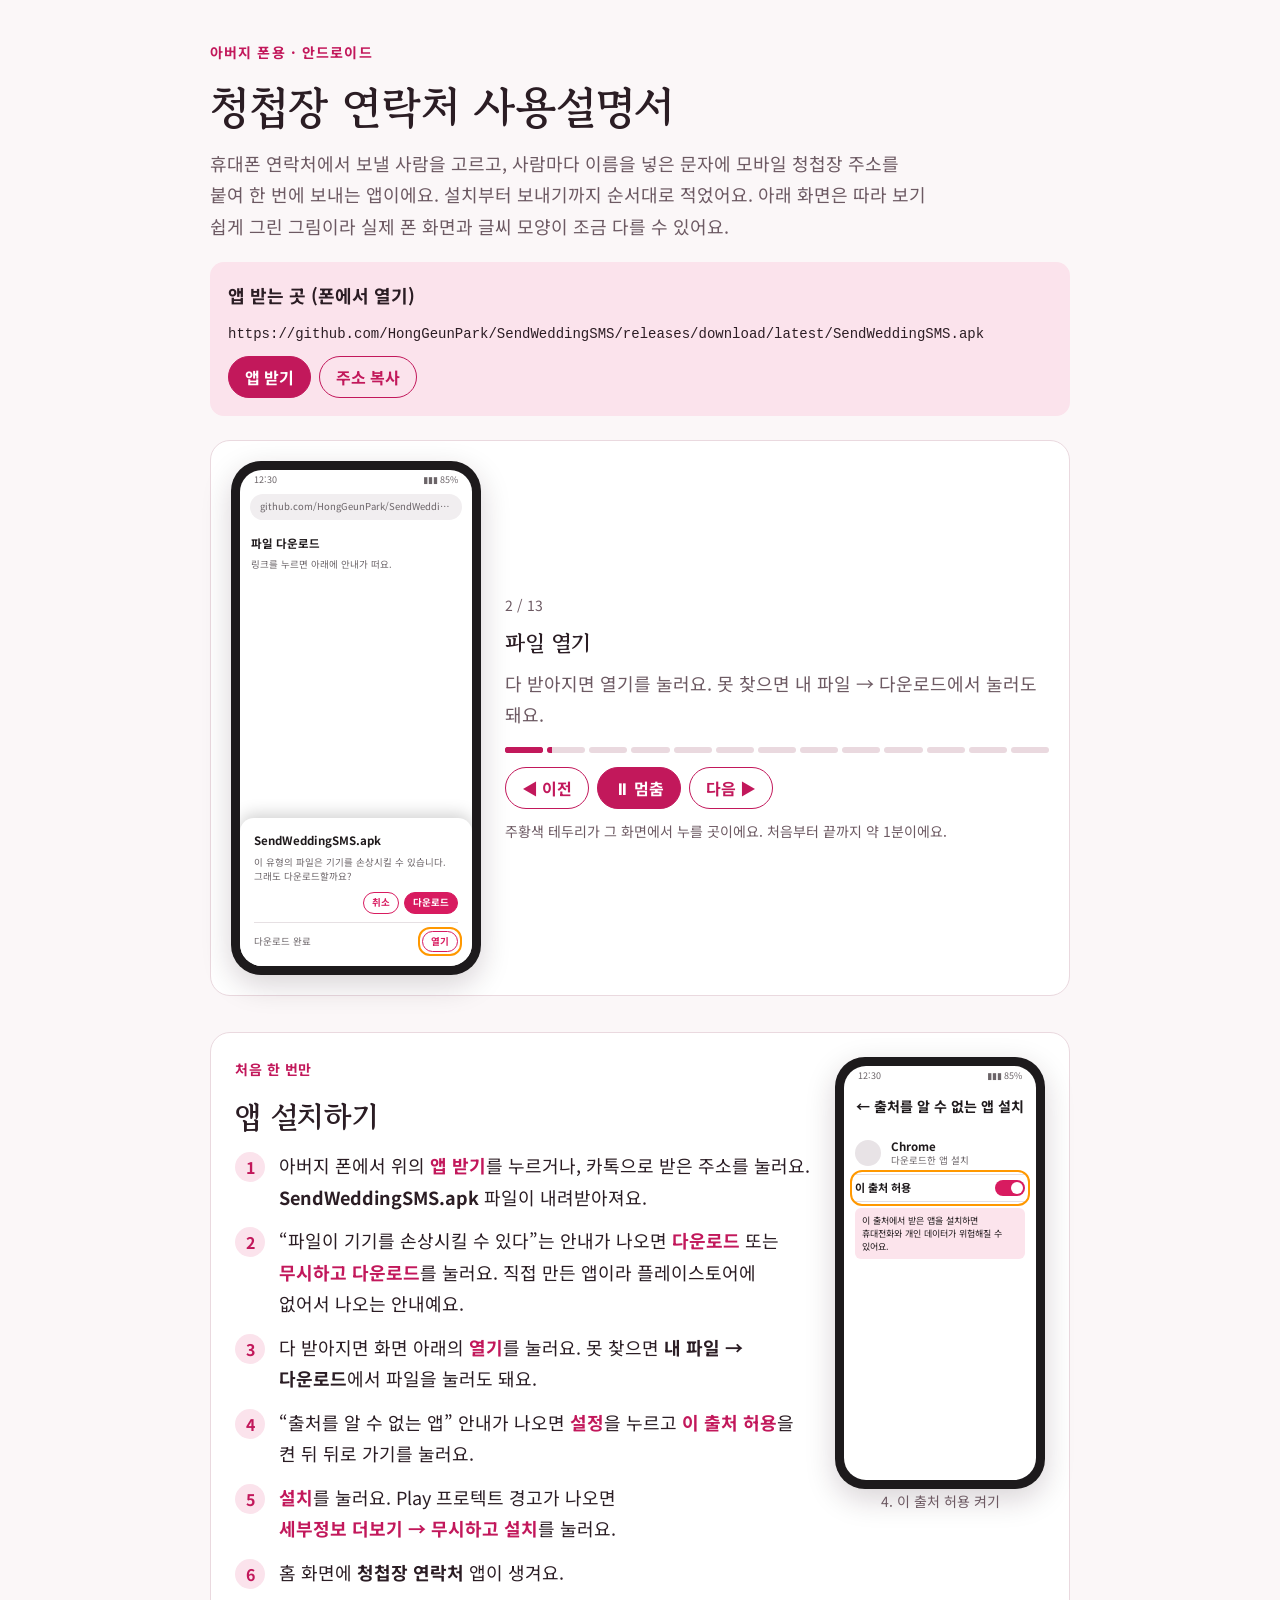
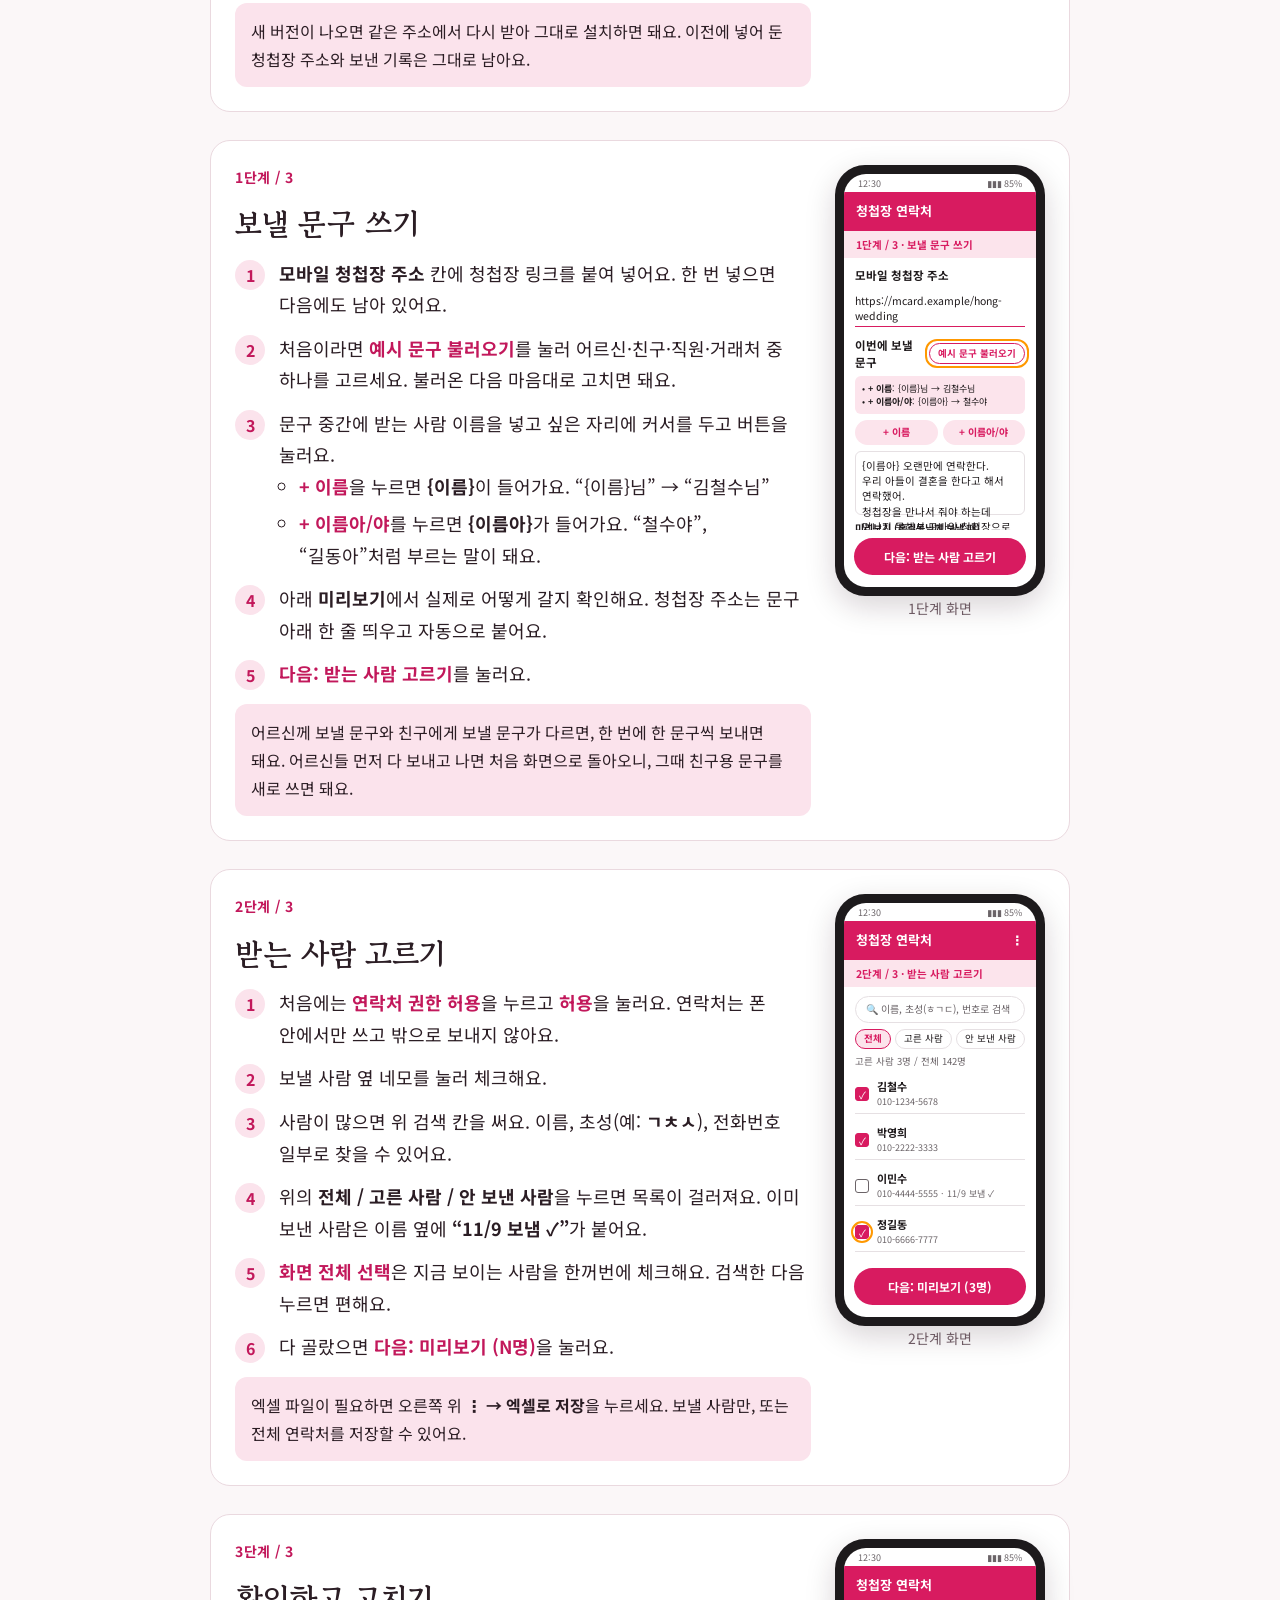
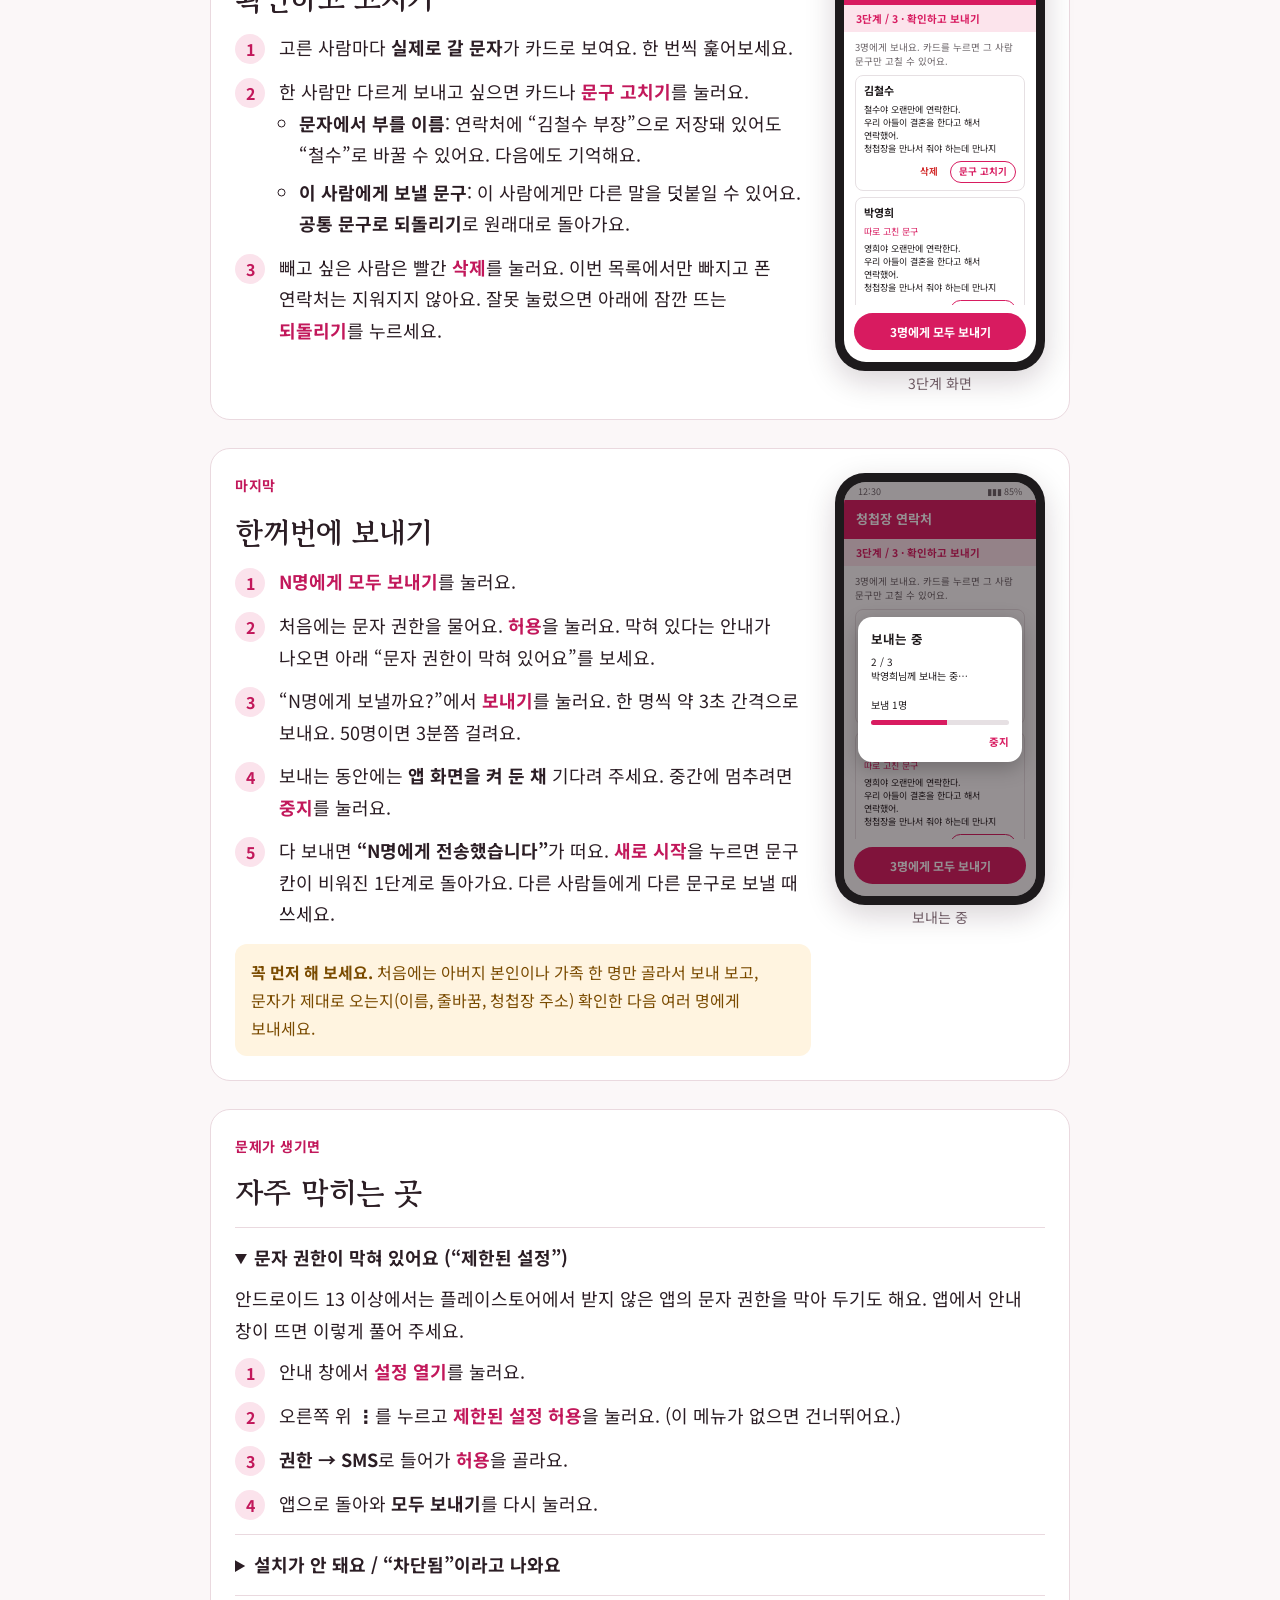
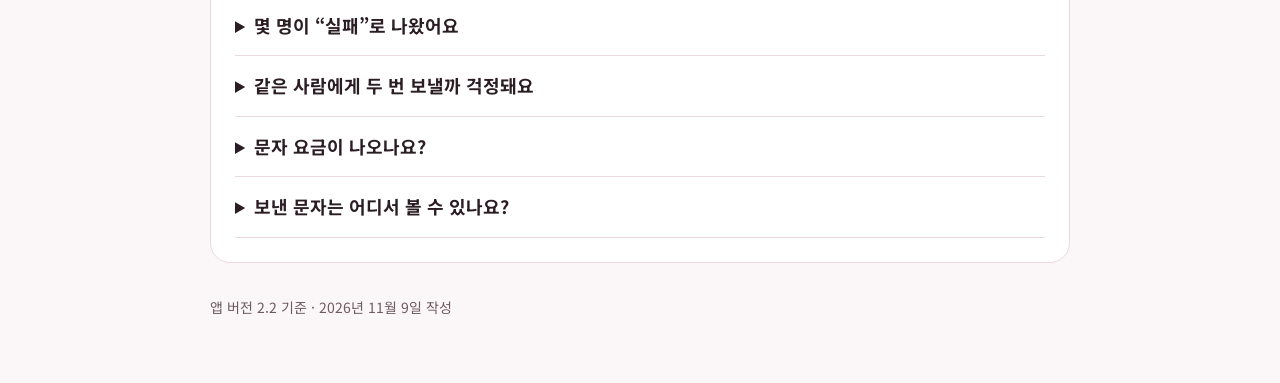
<file: docs/index.html>
<!doctype html>
<html lang="ko">
<head>
<meta charset="utf-8">
<meta name="viewport" content="width=device-width, initial-scale=1, viewport-fit=cover">
<title>청첩장 연락처 사용설명서</title>
<link rel="preconnect" href="https://fonts.googleapis.com">
<link rel="preconnect" href="https://fonts.gstatic.com" crossorigin>
<link rel="stylesheet" href="https://fonts.googleapis.com/css2?family=Gowun+Batang:wght@400;700&family=Noto+Sans+KR:wght@400;500;700&display=swap">
<style>
/* Layout: one reading column; a phone-frame "video" player up top, then numbered chapters each paired with the matching phone screen. */
:root {
  --bg: #fbf7f8;
  --paper: #ffffff;
  --ink: #2b1d24;
  --muted: #6d5a63;
  --line: #ead9df;
  --accent: #c2185b;
  --accent-soft: #fbe3ec;
  --warn-bg: #fff4e0;
  --warn-ink: #7a4b00;
  --display: "Gowun Batang", "Nanum Myeongjo", "AppleMyungjo", serif;
  --body: "Noto Sans KR", "Apple SD Gothic Neo", "Malgun Gothic", system-ui, sans-serif;
  /* the app's own look, kept the same in both themes */
  --app-pink: #D81B60;
  --app-pink-light: #FCE4EC;
  --app-bg: #ffffff;
  --app-ink: #1f1a1c;
  --app-muted: #6b6468;
  --app-line: #e6e0e3;
  --app-dim: rgba(20, 10, 15, .45);
}
@media (prefers-color-scheme: dark) {
  :root:not([data-theme="light"]) {
    --bg: #1b1418; --paper: #251c21; --ink: #f3e9ed; --muted: #b9a7af; --line: #3e3037;
    --accent: #f48fb1; --accent-soft: #3a2230; --warn-bg: #3a2c12; --warn-ink: #f3d39a;
    color-scheme: dark;
  }
}
:root[data-theme="dark"] {
  --bg: #1b1418; --paper: #251c21; --ink: #f3e9ed; --muted: #b9a7af; --line: #3e3037;
  --accent: #f48fb1; --accent-soft: #3a2230; --warn-bg: #3a2c12; --warn-ink: #f3d39a;
  color-scheme: dark;
}
* { box-sizing: border-box; }
html, body { margin: 0; }
img { max-width: 100%; }
body {
  background: var(--bg); color: var(--ink);
  font-family: var(--body); font-size: 18px; line-height: 1.75;
  padding-left: max(16px, env(safe-area-inset-left, 0px));
  padding-right: max(16px, env(safe-area-inset-right, 0px));
  padding-block: 0 64px;
  word-break: keep-all; overflow-wrap: anywhere;
}
.wrap { max-width: 860px; margin: 0 auto; }
h1, h2, h3 { font-family: var(--display); text-wrap: balance; line-height: 1.35; margin: 0; }
h1 { font-size: clamp(30px, 6vw, 44px); }
h2 { font-size: clamp(24px, 4.4vw, 30px); }
h3 { font-size: 20px; }
p { margin: 0; }
a { color: var(--accent); }
header.top { padding-block: 40px 24px; display: grid; gap: 12px; }
.eyebrow { font-size: 14px; letter-spacing: .08em; color: var(--accent); font-weight: 700; }
.lead { color: var(--muted); max-width: 40em; }
.dl {
  display: grid; gap: 10px; padding: 18px; border-radius: 14px;
  background: var(--accent-soft); margin-top: 8px;
}
.dl .url { font-family: ui-monospace, "SFMono-Regular", Menlo, monospace; font-size: 14px; user-select: all; word-break: break-all; }
.dl-row { display: flex; flex-wrap: wrap; gap: 8px; }
.b {
  appearance: none; border: 1px solid var(--accent); background: var(--accent); color: var(--paper);
  font: 700 16px/1 var(--body); padding: 12px 16px; border-radius: 999px; cursor: pointer; text-decoration: none;
}
.b.ghost { background: transparent; color: var(--accent); }
.b:focus-visible, button:focus-visible { outline: 3px solid var(--accent); outline-offset: 2px; }

/* ---- player ---- */
.player {
  background: var(--paper); border: 1px solid var(--line); border-radius: 20px;
  padding: 20px; display: grid; grid-template-columns: auto 1fr; gap: 24px; align-items: center;
}
.player .cap { display: grid; gap: 10px; min-width: 0; }
.player .num { font-size: 14px; color: var(--muted); font-variant-numeric: tabular-nums; }
.player .cap h3 { font-size: 22px; }
.player .cap p { color: var(--muted); }
.segs { display: flex; gap: 4px; margin-top: 6px; }
.segs button { flex: 1; height: 6px; border: 0; padding: 0; border-radius: 3px; background: var(--line); cursor: pointer; position: relative; overflow: hidden; }
.segs button.done { background: var(--accent); }
.segs button i { position: absolute; inset: 0; width: 0; background: var(--accent); }
.ctrls { display: flex; gap: 8px; flex-wrap: wrap; margin-top: 4px; }
@media (max-width: 640px) {
  .player { grid-template-columns: 1fr; justify-items: center; text-align: left; }
  .player .cap { width: 100%; }
}

/* ---- chapters ---- */
main { display: grid; gap: 28px; margin-top: 36px; }
.chap {
  background: var(--paper); border: 1px solid var(--line); border-radius: 20px; padding: 24px;
  display: grid; grid-template-columns: 1fr auto; gap: 24px; align-items: start;
}
.chap > .txt { display: grid; gap: 14px; min-width: 0; }
.chap .shots { display: grid; gap: 14px; justify-items: center; }
.chap .shots figcaption { font-size: 14px; color: var(--muted); text-align: center; }
.chap .tag { font-size: 14px; color: var(--accent); font-weight: 700; letter-spacing: .04em; }
ol.steps { margin: 0; padding: 0; list-style: none; counter-reset: s; display: grid; gap: 12px; }
ol.steps > li { counter-increment: s; display: grid; grid-template-columns: 34px 1fr; gap: 10px; }
ol.steps > li::before {
  content: counter(s); width: 30px; height: 30px; border-radius: 50%;
  background: var(--accent-soft); color: var(--accent); font-weight: 700; font-size: 16px;
  display: grid; place-items: center; margin-top: 2px;
}
ul.dots { margin: 0; padding-left: 1.1em; display: grid; gap: 6px; }
.k { font-weight: 700; color: var(--accent); white-space: nowrap; }
.note { background: var(--warn-bg); color: var(--warn-ink); border-radius: 12px; padding: 14px 16px; font-size: 16px; }
.tip { background: var(--accent-soft); border-radius: 12px; padding: 14px 16px; font-size: 16px; }
@media (max-width: 640px) {
  .chap { grid-template-columns: 1fr; padding: 20px 16px; }
}
details { border-top: 1px solid var(--line); padding-block: 14px; }
details:last-child { border-bottom: 1px solid var(--line); }
summary { cursor: pointer; font-weight: 700; }
details > div { margin-top: 10px; display: grid; gap: 10px; color: var(--ink); }
footer { margin-top: 32px; color: var(--muted); font-size: 14px; }

/* ---- phone mockups (the app's own colors) ---- */
.phone {
  --w: 250px;
  width: var(--w); max-width: 100%; aspect-ratio: 9 / 18.5;
  border-radius: 30px; padding: 9px; background: #1d1a1c;
  box-shadow: 0 10px 30px rgba(40, 10, 25, .18);
  flex: none;
}
.phone.sm { --w: 210px; }
.scr {
  position: relative; width: 100%; height: 100%; border-radius: 22px; overflow: hidden;
  background: var(--app-bg); color: var(--app-ink);
  font: 400 11px/1.45 var(--body); display: flex; flex-direction: column;
}
.sb { height: 18px; display: flex; justify-content: space-between; padding: 3px 14px 0; font-size: 9px; color: var(--app-muted); }
.tb { background: var(--app-pink); color: #fff; font-weight: 700; font-size: 13px; padding: 10px 12px; display: flex; justify-content: space-between; }
.sh { background: var(--app-pink-light); color: var(--app-pink); font-weight: 700; padding: 6px 12px; font-size: 10.5px; }
.body { padding: 9px 11px; display: flex; flex-direction: column; gap: 6px; flex: 1; overflow: hidden; }
.lbl { font-weight: 700; font-size: 11.5px; }
.inp { border-bottom: 1.5px solid var(--app-pink); padding: 3px 0; font-size: 10.5px; }
.inp.multi { border: 1px solid var(--app-line); border-radius: 6px; padding: 6px; min-height: 64px; white-space: pre-line; }
.row { display: flex; gap: 5px; align-items: center; }
.sp { flex: 1; }
.tn { background: var(--app-pink-light); color: var(--app-pink); border-radius: 999px; padding: 5px 0; text-align: center; font-weight: 700; flex: 1; font-size: 10px; }
.ob { border: 1px solid var(--app-pink); color: var(--app-pink); border-radius: 999px; padding: 3px 8px; font-size: 9.5px; font-weight: 700; }
.help { background: var(--app-pink-light); border-radius: 6px; padding: 6px 7px; font-size: 9px; line-height: 1.45; }
.pv { background: var(--app-pink-light); border-radius: 6px; padding: 7px; font-size: 9.5px; white-space: pre-line; }
.pb { margin: 8px 10px 12px; background: var(--app-pink); color: #fff; text-align: center; border-radius: 999px; padding: 10px 0; font-weight: 700; font-size: 12px; }
.srch { border: 1px solid var(--app-line); border-radius: 999px; padding: 5px 10px; color: var(--app-muted); font-size: 10px; }
.chips { display: flex; gap: 4px; }
.chip { border: 1px solid var(--app-line); border-radius: 999px; padding: 2px 8px; font-size: 9.5px; }
.chip.on { background: var(--app-pink-light); border-color: var(--app-pink); color: var(--app-pink); font-weight: 700; }
.cnt { font-size: 9.5px; color: var(--app-muted); }
.li { display: flex; gap: 8px; align-items: center; padding: 5px 0; border-bottom: 1px solid var(--app-line); }
.cb { width: 14px; height: 14px; border: 1.5px solid var(--app-muted); border-radius: 3px; flex: none; display: grid; place-items: center; font-size: 10px; color: #fff; }
.cb.on { background: var(--app-pink); border-color: var(--app-pink); }
.li .n { font-weight: 700; font-size: 11px; }
.li .s { font-size: 9px; color: var(--app-muted); }
.card { border: 1px solid var(--app-line); border-radius: 8px; padding: 7px 8px; display: grid; gap: 4px; }
.card .n { font-weight: 700; font-size: 11px; }
.card .m { font-size: 9px; color: var(--app-pink); }
.card .t { font-size: 9px; white-space: pre-line; color: var(--app-ink); max-height: 54px; overflow: hidden; }
.card .acts { display: flex; justify-content: flex-end; gap: 6px; align-items: center; }
.del { color: #D32F2F; font-weight: 700; font-size: 9.5px; padding: 2px 6px; }
.dim { position: absolute; inset: 0; background: var(--app-dim); display: grid; place-items: center; padding: 14px; }
.dlg { background: var(--app-bg); border-radius: 14px; padding: 13px; width: 100%; display: grid; gap: 7px; box-shadow: 0 6px 20px rgba(0,0,0,.25); }
.dlg .h { font-weight: 700; font-size: 12.5px; }
.dlg .x { font-size: 10px; white-space: pre-line; color: var(--app-ink); }
.dlg .bt { display: flex; justify-content: flex-end; gap: 12px; color: var(--app-pink); font-weight: 700; font-size: 10.5px; padding-top: 2px; }
.dlg .opt { border-bottom: 1px solid var(--app-line); padding: 5px 0; font-size: 10px; }
.dlg .opt b { display: block; font-size: 10.5px; }
.bar { height: 5px; border-radius: 3px; background: var(--app-line); overflow: hidden; }
.bar i { display: block; height: 100%; background: var(--app-pink); }
.sheet { position: absolute; left: 0; right: 0; bottom: 0; background: var(--app-bg); border-radius: 14px 14px 0 0; padding: 14px; display: grid; gap: 8px; box-shadow: 0 -4px 16px rgba(0,0,0,.18); }
.addr { margin: 6px 10px; background: #f1eef0; border-radius: 999px; padding: 6px 10px; font-size: 9.5px; color: var(--app-muted); overflow: hidden; white-space: nowrap; text-overflow: ellipsis; }
.set-h { padding: 12px; font-size: 14px; font-weight: 700; }
.tg { width: 30px; height: 16px; border-radius: 999px; background: var(--app-pink); position: relative; flex: none; }
.tg::after { content: ""; position: absolute; right: 2px; top: 2px; width: 12px; height: 12px; border-radius: 50%; background: #fff; }
.tg.off { background: #bdb5b9; }
.tg.off::after { right: auto; left: 2px; }
.snack { position: absolute; left: 10px; right: 10px; bottom: 58px; background: #2f2a2d; color: #fff; border-radius: 6px; padding: 8px 10px; display: flex; justify-content: space-between; font-size: 10px; }
.snack b { color: #f8a5c2; }
.hl { position: relative; z-index: 1; }
.hl::after {
  content: ""; position: absolute; inset: -5px; border-radius: 12px;
  border: 2.5px solid #ff9800; pointer-events: none;
  animation: pulse 1.3s ease-out infinite;
}
@keyframes pulse { 0% { box-shadow: 0 0 0 0 rgba(255,152,0,.6); } 100% { box-shadow: 0 0 0 10px rgba(255,152,0,0); } }
.fade { animation: fadein .35s ease-out; }
@keyframes fadein { from { opacity: .3; transform: translateY(4px); } to { opacity: 1; transform: none; } }
@media (prefers-reduced-motion: reduce) {
  .hl::after { animation: none; }
  .fade { animation: none; }
}
</style>
</head>
<body>

<div class="wrap">
  <header class="top">
    <div class="eyebrow">아버지 폰용 · 안드로이드</div>
    <h1>청첩장 연락처 사용설명서</h1>
    <p class="lead">휴대폰 연락처에서 보낼 사람을 고르고, 사람마다 이름을 넣은 문자에 모바일 청첩장 주소를 붙여 한 번에 보내는 앱이에요. 설치부터 보내기까지 순서대로 적었어요. 아래 화면은 따라 보기 쉽게 그린 그림이라 실제 폰 화면과 글씨 모양이 조금 다를 수 있어요.</p>
    <div class="dl">
      <strong>앱 받는 곳 (폰에서 열기)</strong>
      <span class="url" id="apkUrl">https://github.com/HongGeunPark/SendWeddingSMS/releases/download/latest/SendWeddingSMS.apk</span>
      <div class="dl-row">
        <a class="b" href="https://github.com/HongGeunPark/SendWeddingSMS/releases/download/latest/SendWeddingSMS.apk" target="_blank" rel="noopener">앱 받기</a>
        <button class="b ghost" id="copyBtn" type="button">주소 복사</button>
      </div>
    </div>
  </header>

  <section class="player" aria-label="따라 보기 화면">
    <div class="phone" id="pPhone"><div class="scr" id="pScr"></div></div>
    <div class="cap">
      <div class="num" id="pNum">1 / 13</div>
      <h3 id="pTitle"></h3>
      <p id="pText"></p>
      <div class="segs" id="pSegs"></div>
      <div class="ctrls">
        <button class="b ghost" id="pPrev" type="button">◀ 이전</button>
        <button class="b" id="pPlay" type="button">⏸ 멈춤</button>
        <button class="b ghost" id="pNext" type="button">다음 ▶</button>
      </div>
      <p style="font-size:14px">주황색 테두리가 그 화면에서 누를 곳이에요. 처음부터 끝까지 약 1분이에요.</p>
    </div>
  </section>

  <main>
    <section class="chap" id="install">
      <div class="txt">
        <div class="tag">처음 한 번만</div>
        <h2>앱 설치하기</h2>
        <ol class="steps">
          <li><div>아버지 폰에서 위의 <span class="k">앱 받기</span>를 누르거나, 카톡으로 받은 주소를 눌러요. <b>SendWeddingSMS.apk</b> 파일이 내려받아져요.</div></li>
          <li><div>“파일이 기기를 손상시킬 수 있다”는 안내가 나오면 <span class="k">다운로드</span> 또는 <span class="k">무시하고 다운로드</span>를 눌러요. 직접 만든 앱이라 플레이스토어에 없어서 나오는 안내예요.</div></li>
          <li><div>다 받아지면 화면 아래의 <span class="k">열기</span>를 눌러요. 못 찾으면 <b>내 파일 → 다운로드</b>에서 파일을 눌러도 돼요.</div></li>
          <li><div>“출처를 알 수 없는 앱” 안내가 나오면 <span class="k">설정</span>을 누르고 <span class="k">이 출처 허용</span>을 켠 뒤 뒤로 가기를 눌러요.</div></li>
          <li><div><span class="k">설치</span>를 눌러요. Play 프로텍트 경고가 나오면 <span class="k">세부정보 더보기 → 무시하고 설치</span>를 눌러요.</div></li>
          <li><div>홈 화면에 <b>청첩장 연락처</b> 앱이 생겨요.</div></li>
        </ol>
        <div class="tip">새 버전이 나오면 같은 주소에서 다시 받아 그대로 설치하면 돼요. 이전에 넣어 둔 청첩장 주소와 보낸 기록은 그대로 남아요.</div>
      </div>
      <div class="shots">
        <figure style="margin:0"><div class="phone sm"><div class="scr" data-screen="unknown"></div></div><figcaption>4. 이 출처 허용 켜기</figcaption></figure>
      </div>
    </section>

    <section class="chap" id="step1">
      <div class="txt">
        <div class="tag">1단계 / 3</div>
        <h2>보낼 문구 쓰기</h2>
        <ol class="steps">
          <li><div><b>모바일 청첩장 주소</b> 칸에 청첩장 링크를 붙여 넣어요. 한 번 넣으면 다음에도 남아 있어요.</div></li>
          <li><div>처음이라면 <span class="k">예시 문구 불러오기</span>를 눌러 어르신·친구·직원·거래처 중 하나를 고르세요. 불러온 다음 마음대로 고치면 돼요.</div></li>
          <li><div>문구 중간에 받는 사람 이름을 넣고 싶은 자리에 커서를 두고 버튼을 눌러요.
            <ul class="dots">
              <li><span class="k">+ 이름</span>을 누르면 <b>{이름}</b>이 들어가요. “{이름}님” → “김철수님”</li>
              <li><span class="k">+ 이름아/야</span>를 누르면 <b>{이름아}</b>가 들어가요. “철수야”, “길동아”처럼 부르는 말이 돼요.</li>
            </ul></div></li>
          <li><div>아래 <b>미리보기</b>에서 실제로 어떻게 갈지 확인해요. 청첩장 주소는 문구 아래 한 줄 띄우고 자동으로 붙어요.</div></li>
          <li><div><span class="k">다음: 받는 사람 고르기</span>를 눌러요.</div></li>
        </ol>
        <div class="tip">어르신께 보낼 문구와 친구에게 보낼 문구가 다르면, 한 번에 한 문구씩 보내면 돼요. 어르신들 먼저 다 보내고 나면 처음 화면으로 돌아오니, 그때 친구용 문구를 새로 쓰면 돼요.</div>
      </div>
      <div class="shots">
        <figure style="margin:0"><div class="phone sm"><div class="scr" data-screen="compose"></div></div><figcaption>1단계 화면</figcaption></figure>
      </div>
    </section>

    <section class="chap" id="step2">
      <div class="txt">
        <div class="tag">2단계 / 3</div>
        <h2>받는 사람 고르기</h2>
        <ol class="steps">
          <li><div>처음에는 <span class="k">연락처 권한 허용</span>을 누르고 <span class="k">허용</span>을 눌러요. 연락처는 폰 안에서만 쓰고 밖으로 보내지 않아요.</div></li>
          <li><div>보낼 사람 옆 네모를 눌러 체크해요.</div></li>
          <li><div>사람이 많으면 위 검색 칸을 써요. 이름, 초성(예: <b>ㄱㅊㅅ</b>), 전화번호 일부로 찾을 수 있어요.</div></li>
          <li><div>위의 <b>전체 / 고른 사람 / 안 보낸 사람</b>을 누르면 목록이 걸러져요. 이미 보낸 사람은 이름 옆에 <b>“11/9 보냄 ✓”</b>가 붙어요.</div></li>
          <li><div><span class="k">화면 전체 선택</span>은 지금 보이는 사람을 한꺼번에 체크해요. 검색한 다음 누르면 편해요.</div></li>
          <li><div>다 골랐으면 <span class="k">다음: 미리보기 (N명)</span>을 눌러요.</div></li>
        </ol>
        <div class="tip">엑셀 파일이 필요하면 오른쪽 위 <b>⋮ → 엑셀로 저장</b>을 누르세요. 보낼 사람만, 또는 전체 연락처를 저장할 수 있어요.</div>
      </div>
      <div class="shots">
        <figure style="margin:0"><div class="phone sm"><div class="scr" data-screen="select"></div></div><figcaption>2단계 화면</figcaption></figure>
      </div>
    </section>

    <section class="chap" id="step3">
      <div class="txt">
        <div class="tag">3단계 / 3</div>
        <h2>확인하고 고치기</h2>
        <ol class="steps">
          <li><div>고른 사람마다 <b>실제로 갈 문자</b>가 카드로 보여요. 한 번씩 훑어보세요.</div></li>
          <li><div>한 사람만 다르게 보내고 싶으면 카드나 <span class="k">문구 고치기</span>를 눌러요.
            <ul class="dots">
              <li><b>문자에서 부를 이름</b>: 연락처에 “김철수 부장”으로 저장돼 있어도 “철수”로 바꿀 수 있어요. 다음에도 기억해요.</li>
              <li><b>이 사람에게 보낼 문구</b>: 이 사람에게만 다른 말을 덧붙일 수 있어요. <b>공통 문구로 되돌리기</b>로 원래대로 돌아가요.</li>
            </ul></div></li>
          <li><div>빼고 싶은 사람은 빨간 <span class="k">삭제</span>를 눌러요. 이번 목록에서만 빠지고 폰 연락처는 지워지지 않아요. 잘못 눌렀으면 아래에 잠깐 뜨는 <span class="k">되돌리기</span>를 누르세요.</div></li>
        </ol>
      </div>
      <div class="shots">
        <figure style="margin:0"><div class="phone sm"><div class="scr" data-screen="review"></div></div><figcaption>3단계 화면</figcaption></figure>
      </div>
    </section>

    <section class="chap" id="send">
      <div class="txt">
        <div class="tag">마지막</div>
        <h2>한꺼번에 보내기</h2>
        <ol class="steps">
          <li><div><span class="k">N명에게 모두 보내기</span>를 눌러요.</div></li>
          <li><div>처음에는 문자 권한을 물어요. <span class="k">허용</span>을 눌러요. 막혀 있다는 안내가 나오면 아래 “문자 권한이 막혀 있어요”를 보세요.</div></li>
          <li><div>“N명에게 보낼까요?”에서 <span class="k">보내기</span>를 눌러요. 한 명씩 약 3초 간격으로 보내요. 50명이면 3분쯤 걸려요.</div></li>
          <li><div>보내는 동안에는 <b>앱 화면을 켜 둔 채</b> 기다려 주세요. 중간에 멈추려면 <span class="k">중지</span>를 눌러요.</div></li>
          <li><div>다 보내면 <b>“N명에게 전송했습니다”</b>가 떠요. <span class="k">새로 시작</span>을 누르면 문구 칸이 비워진 1단계로 돌아가요. 다른 사람들에게 다른 문구로 보낼 때 쓰세요.</div></li>
        </ol>
        <div class="note"><b>꼭 먼저 해 보세요.</b> 처음에는 아버지 본인이나 가족 한 명만 골라서 보내 보고, 문자가 제대로 오는지(이름, 줄바꿈, 청첩장 주소) 확인한 다음 여러 명에게 보내세요.</div>
      </div>
      <div class="shots">
        <figure style="margin:0"><div class="phone sm"><div class="scr" data-screen="sending"></div></div><figcaption>보내는 중</figcaption></figure>
      </div>
    </section>

    <section class="chap" id="faq" style="grid-template-columns:1fr">
      <div class="txt">
        <div class="tag">문제가 생기면</div>
        <h2>자주 막히는 곳</h2>
        <div>
          <details open>
            <summary>문자 권한이 막혀 있어요 (“제한된 설정”)</summary>
            <div>
              <p>안드로이드 13 이상에서는 플레이스토어에서 받지 않은 앱의 문자 권한을 막아 두기도 해요. 앱에서 안내 창이 뜨면 이렇게 풀어 주세요.</p>
              <ol class="steps">
                <li><div>안내 창에서 <span class="k">설정 열기</span>를 눌러요.</div></li>
                <li><div>오른쪽 위 <b>⋮</b>를 누르고 <span class="k">제한된 설정 허용</span>을 눌러요. (이 메뉴가 없으면 건너뛰어요.)</div></li>
                <li><div><b>권한 → SMS</b>로 들어가 <span class="k">허용</span>을 골라요.</div></li>
                <li><div>앱으로 돌아와 <b>모두 보내기</b>를 다시 눌러요.</div></li>
              </ol>
            </div>
          </details>
          <details>
            <summary>설치가 안 돼요 / “차단됨”이라고 나와요</summary>
            <div>
              <p>Play 프로텍트 경고에서 <b>세부정보 더보기</b>를 펼치면 <b>무시하고 설치</b>가 나와요. 그래도 안 되면 <b>설정 → 애플리케이션 → (주소를 연 앱, 예: Chrome·삼성 인터넷) → 출처를 알 수 없는 앱 설치</b>에서 허용을 켜 주세요.</p>
            </div>
          </details>
          <details>
            <summary>몇 명이 “실패”로 나왔어요</summary>
            <div>
              <p>못 보낸 사람은 3단계 목록에 그대로 남아 있어요. 신호가 좋은 곳에서 <b>모두 보내기</b>를 다시 누르면 남은 사람에게만 보내요. 계속 실패하면 번호가 바뀌었을 수 있으니 연락처를 확인해 주세요.</p>
            </div>
          </details>
          <details>
            <summary>같은 사람에게 두 번 보낼까 걱정돼요</summary>
            <div>
              <p>보낸 사람은 2단계 목록에 <b>“날짜 보냄 ✓”</b>가 붙어요. <b>안 보낸 사람</b> 버튼으로 아직 안 보낸 사람만 볼 수 있어요. 보낼 때도 “이 중 N명은 전에 보낸 적이 있어요”라고 알려 줘요.</p>
            </div>
          </details>
          <details>
            <summary>문자 요금이 나오나요?</summary>
            <div>
              <p>폰에서 직접 보내는 일반 문자라 요금제에 포함된 문자 수가 쓰여요. 문구가 길면 문자 여러 통으로 나뉘어 갈 수 있으니, 요금제가 문자 무제한이 아니라면 미리 확인해 주세요.</p>
            </div>
          </details>
          <details>
            <summary>보낸 문자는 어디서 볼 수 있나요?</summary>
            <div>
              <p>기본 문자 앱에 보낸 문자로 남는 경우가 많지만, 폰 기종에 따라 안 보일 수 있어요. 앱의 엑셀 저장(2단계 ⋮ 메뉴)에는 사람마다 보낸 시각과 마지막으로 보낸 문자가 들어가요.</p>
            </div>
          </details>
        </div>
      </div>
    </section>
  </main>

  <footer>앱 버전 2.2 기준 · 2026년 11월 9일 작성</footer>
</div>

<script>
(function () {
  var LINK = "https://mcard.example/hong-wedding";
  var MSG_FRIEND = "{이름아} 오랜만에 연락한다.\n우리 아들이 결혼을 한다고 해서 연락했어.\n청첩장을 만나서 줘야 하는데 만나지 못해서 모바일 청첩장으로 보낸다.";
  function msgFor(name) {
    return MSG_FRIEND.replace("{이름아}", name + (hasBatchim(name) ? "아" : "야"));
  }
  function hasBatchim(s) {
    var c = s.charCodeAt(s.length - 1);
    return c >= 0xAC00 && c <= 0xD7A3 && (c - 0xAC00) % 28 !== 0;
  }
  function esc(s) { return s.replace(/[&<>]/g, function (c) { return { "&": "&amp;", "<": "&lt;", ">": "&gt;" }[c]; }); }
  function H(k, key) { return k === key ? " hl" : ""; }
  var sb = '<div class="sb"><span>12:30</span><span>▮▮▮ 85%</span></div>';
  var tb = function (menu) { return '<div class="tb"><span>청첩장 연락처</span><span>' + (menu ? '⋮' : '') + '</span></div>'; };

  var S = {
    download: function (h) {
      return sb + '<div class="addr">github.com/HongGeunPark/SendWeddingSMS/…</div>' +
        '<div class="body"><div class="lbl">파일 다운로드</div><div class="cnt">링크를 누르면 아래에 안내가 떠요.</div></div>' +
        '<div class="sheet"><div class="lbl">SendWeddingSMS.apk</div><div class="cnt">이 유형의 파일은 기기를 손상시킬 수 있습니다. 그래도 다운로드할까요?</div>' +
        '<div class="row"><span class="sp"></span><span class="ob">취소</span><span class="ob' + H(h, "dl") + '" style="background:#D81B60;color:#fff">다운로드</span></div>' +
        '<div class="row" style="border-top:1px solid #e6e0e3;padding-top:8px"><span class="cnt">다운로드 완료</span><span class="sp"></span><span class="ob' + H(h, "open") + '">열기</span></div></div>';
    },
    unknown: function (h) {
      return sb + '<div class="set-h">← 출처를 알 수 없는 앱 설치</div>' +
        '<div class="body"><div class="row" style="gap:10px"><div style="width:26px;height:26px;border-radius:50%;background:#e8e3e6"></div><div class="sp"><div class="lbl">Chrome</div><div class="cnt">다운로드한 앱 설치</div></div></div>' +
        '<div class="li' + H(h, "tg") + '" style="border-top:1px solid #e6e0e3"><div class="sp"><div class="n">이 출처 허용</div></div><div class="tg"></div></div>' +
        '<div class="help">이 출처에서 받은 앱을 설치하면 휴대전화와 개인 데이터가 위험해질 수 있어요.</div></div>';
    },
    install: function (h) {
      return sb + '<div class="body" style="justify-content:flex-end;padding-bottom:20px">' +
        '<div class="dlg"><div class="row"><div style="width:22px;height:22px;border-radius:6px;background:#D81B60"></div><b>청첩장 연락처</b></div>' +
        '<div class="x">이 앱을 설치하시겠습니까?</div><div class="bt"><span>취소</span><span class="' + H(h, "ok").trim() + '">설치</span></div></div>' +
        '<div class="dlg" style="margin-top:8px"><div class="h">Play 프로텍트에서 차단함</div><div class="x">알 수 없는 개발자의 앱입니다.</div>' +
        '<div class="x" style="color:#6b6468">세부정보 더보기 ⌄</div><div class="bt"><span class="' + H(h, "ig").trim() + '">무시하고 설치</span><span>확인</span></div></div></div>';
    },
    compose: function (h, filled) {
      var msg = filled ? esc(MSG_FRIEND) : "";
      var prev = filled ? esc(msgFor("홍길동")) + "\n\n" + LINK : "문구를 쓰면 여기에 미리보기가 나와요.";
      return sb + tb() + '<div class="sh">1단계 / 3 · 보낼 문구 쓰기</div><div class="body">' +
        '<div class="lbl">모바일 청첩장 주소</div><div class="inp">' + LINK + '</div>' +
        '<div class="row" style="margin-top:4px"><div class="lbl sp">이번에 보낼 문구</div><span class="ob' + H(h, "ex") + '">예시 문구 불러오기</span></div>' +
        '<div class="help">• <b>+ 이름</b>: {이름}님 → 김철수님<br>• <b>+ 이름아/야</b>: {이름아} → 철수야</div>' +
        '<div class="row"><span class="tn' + H(h, "nm") + '">+ 이름</span><span class="tn">+ 이름아/야</span></div>' +
        '<div class="inp multi">' + (msg || '<span style="color:#9a9397">예: {이름}님, 저희 아들이 결혼하게 되어…</span>') + '</div>' +
        '<div class="lbl" style="font-size:10px">미리보기 (홍길동님께 보낼 때)</div><div class="pv">' + prev + '</div></div>' +
        '<div class="pb' + H(h, "next") + '">다음: 받는 사람 고르기</div>';
    },
    examples: function (h) {
      return S.compose("", false) + '<div class="dim"><div class="dlg"><div class="h">예시 문구 고르기</div>' +
        '<div class="opt"><b>어르신·윗분께</b>{이름}님, 그간 평안하셨습니까…</div>' +
        '<div class="opt' + H(h, "fr") + '"><b>친구·오랜 지인에게</b>{이름아} 오랜만에 연락한다…</div>' +
        '<div class="opt"><b>직원·후배에게</b>{이름}님, 잘 지내고 있지요?…</div>' +
        '<div class="opt"><b>거래처에</b>{이름}님, 안녕하세요. 늘 신경 써…</div>' +
        '<div class="bt"><span>취소</span></div></div></div>';
    },
    select: function (h) {
      var people = [["김철수", "010-1234-5678", true, ""], ["박영희", "010-2222-3333", true, ""], ["이민수", "010-4444-5555", false, "  · 11/9 보냄 ✓"], ["정길동", "010-6666-7777", true, ""], ["최수진", "010-8888-9999", false, ""], ["한상우", "010-1212-3434", false, ""]];
      var rows = people.map(function (p, i) {
        return '<div class="li"><div class="cb' + (p[2] ? " on" : "") + (i === 3 ? H(h, "cb") : "") + '">' + (p[2] ? "✓" : "") + '</div><div><div class="n">' + p[0] + '</div><div class="s">' + p[1] + p[3] + '</div></div></div>';
      }).join("");
      return sb + tb(true) + '<div class="sh">2단계 / 3 · 받는 사람 고르기</div><div class="body">' +
        '<div class="srch">🔍 이름, 초성(ㅎㄱㄷ), 번호로 검색</div>' +
        '<div class="chips"><span class="chip on">전체</span><span class="chip">고른 사람</span><span class="chip">안 보낸 사람</span></div>' +
        '<div class="cnt">고른 사람 3명 / 전체 142명</div>' + rows +
        '<div class="row"><span class="tn">화면 전체 선택</span><span class="tn">화면 전체 해제</span></div></div>' +
        '<div class="pb' + H(h, "next") + '">다음: 미리보기 (3명)</div>';
    },
    review: function (h, snack) {
      var cards = [["김철수", "", "철수"], ["박영희", "따로 고친 문구", "영희"], ["정길동", "", "정길동"]].map(function (c, i) {
        return '<div class="card"><div class="n">' + c[0] + '</div>' + (c[1] ? '<div class="m">' + c[1] + '</div>' : '') +
          '<div class="t">' + esc(msgFor(c[2])) + '</div>' +
          '<div class="acts"><span class="del' + (i === 2 ? H(h, "del") : "") + '">삭제</span><span class="ob' + (i === 0 ? H(h, "edit") : "") + '">문구 고치기</span></div></div>';
      });
      if (snack) cards.pop();
      return sb + tb() + '<div class="sh">3단계 / 3 · 확인하고 보내기</div><div class="body">' +
        '<div class="cnt">' + (snack ? 2 : 3) + '명에게 보내요. 카드를 누르면 그 사람 문구만 고칠 수 있어요.</div>' + cards.join("") + '</div>' +
        (snack ? '<div class="snack"><span>정길동 삭제했어요</span><b>되돌리기</b></div>' : '') +
        '<div class="pb' + H(h, "send") + '">' + (snack ? 2 : 3) + '명에게 모두 보내기</div>';
    },
    edit: function (h) {
      return S.review("") + '<div class="dim"><div class="dlg"><div class="h">김철수님께 보낼 문자</div>' +
        '<div class="lbl" style="font-size:9.5px">문자에서 부를 이름 (비우면 연락처 이름)</div><div class="inp' + H(h, "call") + '">철수</div>' +
        '<div class="lbl" style="font-size:9.5px">이 사람에게 보낼 문구</div><div class="inp multi" style="min-height:40px;font-size:9px">' + esc(MSG_FRIEND) + '</div>' +
        '<div class="row"><span class="tn">+ 이름</span><span class="tn">+ 이름아/야</span></div>' +
        '<div class="bt"><span>취소</span><span class="' + H(h, "save").trim() + '">저장</span></div></div></div>';
    },
    confirm: function (h) {
      return S.review("") + '<div class="dim"><div class="dlg"><div class="h">3명에게 보낼까요?</div>' +
        '<div class="x">한 명씩 약 3초 간격으로 보내서 1분쯤 걸려요. 보내는 동안 이 화면을 켜 두세요.</div>' +
        '<div class="bt"><span>취소</span><span class="' + H(h, "go").trim() + '">보내기</span></div></div></div>';
    },
    sending: function (h) {
      return S.review("") + '<div class="dim"><div class="dlg"><div class="h">보내는 중</div>' +
        '<div class="x">2 / 3\n박영희님께 보내는 중…\n\n보냄 1명</div><div class="bar"><i style="width:55%"></i></div>' +
        '<div class="bt"><span>중지</span></div></div></div>';
    },
    done: function (h) {
      return S.review("") + '<div class="dim"><div class="dlg"><div class="h">3명에게 전송했습니다</div>' +
        '<div class="x">이번 문구는 끝났어요. 다른 사람들에게 다른 문구로 보내려면 새로 시작을 누르세요.</div>' +
        '<div class="bt"><span>닫기</span><span class="' + H(h, "new").trim() + '">새로 시작</span></div></div></div>';
    }
  };

  var slides = [
    ["download", "dl", "앱 받기", "폰에서 앱 받는 주소를 열면 다운로드 안내가 떠요. 다운로드를 눌러요."],
    ["download", "open", "파일 열기", "다 받아지면 열기를 눌러요. 못 찾으면 내 파일 → 다운로드에서 눌러도 돼요."],
    ["unknown", "tg", "설치 허용", "‘출처를 알 수 없는 앱’ 안내가 나오면 설정에서 이 출처 허용을 켜고 뒤로 가요."],
    ["install", "ok", "설치", "설치를 눌러요. Play 프로텍트 경고가 나오면 세부정보 더보기 → 무시하고 설치를 눌러요."],
    ["compose", "ex", "1단계: 문구 쓰기", "청첩장 주소를 넣고, 예시 문구 불러오기를 눌러요."],
    ["examples", "fr", "예시 문구 고르기", "보낼 사람에게 맞는 예시를 골라요. 불러온 뒤 자유롭게 고쳐도 돼요."],
    ["compose:filled", "next", "미리보기 확인", "아래 미리보기에서 이름과 청첩장 주소가 잘 붙었는지 보고 다음을 눌러요."],
    ["select", "cb", "2단계: 받는 사람 고르기", "보낼 사람을 체크해요. 검색 칸에 초성이나 번호를 넣어 찾을 수 있어요."],
    ["select", "next", "다 골랐으면", "다음: 미리보기를 눌러요."],
    ["review", "edit", "3단계: 확인하기", "사람마다 실제로 갈 문자가 보여요. 문구 고치기로 한 사람만 바꿀 수 있어요."],
    ["edit", "call", "부를 이름 바꾸기", "‘김철수’ 대신 ‘철수’처럼 부를 이름을 바꾸고 저장을 눌러요."],
    ["confirm", "go", "모두 보내기", "모두 보내기 → 보내기를 누르면 한 명씩 약 3초 간격으로 바로 보내요."],
    ["done", "new", "보내기 끝", "다 보내면 ‘전송했습니다’가 떠요. 새로 시작을 누르면 다음 문구를 쓸 수 있어요."]
  ];

  function render(name, h) {
    var parts = name.split(":");
    return S[parts[0]](h || "", parts[1] === "filled");
  }

  // inline chapter screens
  var inline = { unknown: ["unknown", "tg"], compose: ["compose:filled", "ex"], select: ["select", "cb"], review: ["review", "del"], sending: ["sending", ""] };
  document.querySelectorAll("[data-screen]").forEach(function (el) {
    var c = inline[el.getAttribute("data-screen")];
    el.innerHTML = render(c[0], c[1]);
  });

  // player
  var scr = document.getElementById("pScr"), num = document.getElementById("pNum"),
      title = document.getElementById("pTitle"), text = document.getElementById("pText"),
      segs = document.getElementById("pSegs"), playBtn = document.getElementById("pPlay");
  var DUR = 5000, idx = 0, playing = true, t0 = 0, elapsed = 0, raf = 0;
  var reduce = window.matchMedia && window.matchMedia("(prefers-reduced-motion: reduce)").matches;
  if (reduce) playing = false;

  slides.forEach(function (s, i) {
    var b = document.createElement("button");
    b.type = "button"; b.setAttribute("aria-label", (i + 1) + "번 화면: " + s[2]);
    b.innerHTML = "<i></i>";
    b.addEventListener("click", function () { go(i); });
    segs.appendChild(b);
  });

  function show() {
    var s = slides[idx];
    scr.innerHTML = render(s[0], s[1]);
    scr.classList.remove("fade"); void scr.offsetWidth; scr.classList.add("fade");
    num.textContent = (idx + 1) + " / " + slides.length;
    title.textContent = s[2];
    text.textContent = s[3];
    Array.prototype.forEach.call(segs.children, function (b, i) {
      b.classList.toggle("done", i < idx);
      b.firstChild.style.width = i < idx ? "100%" : "0";
    });
  }
  function go(i) { idx = (i + slides.length) % slides.length; elapsed = 0; t0 = performance.now(); show(); }
  function tick(now) {
    if (playing) {
      var e = elapsed + (now - t0);
      var bar = segs.children[idx].firstChild;
      bar.style.width = Math.min(100, e / DUR * 100) + "%";
      if (e >= DUR) {
        if (idx === slides.length - 1) { setPlaying(false); elapsed = 0; }
        else go(idx + 1);
      }
    }
    raf = requestAnimationFrame(tick);
  }
  function setPlaying(p) {
    var now = performance.now();
    if (playing && !p) elapsed += now - t0;
    if (!playing && p) { t0 = now; if (idx === slides.length - 1 && elapsed === 0) go(0); }
    playing = p;
    playBtn.textContent = p ? "⏸ 멈춤" : "▶ 재생";
  }
  playBtn.addEventListener("click", function () { setPlaying(!playing); });
  document.getElementById("pPrev").addEventListener("click", function () { go(idx - 1); });
  document.getElementById("pNext").addEventListener("click", function () { go(idx + 1); });
  t0 = performance.now();
  show();
  setPlaying(playing);
  raf = requestAnimationFrame(tick);

  // copy
  var copyBtn = document.getElementById("copyBtn");
  copyBtn.addEventListener("click", function () {
    var url = document.getElementById("apkUrl").textContent;
    function fallback() {
      var r = document.createRange(); r.selectNodeContents(document.getElementById("apkUrl"));
      var s = window.getSelection(); s.removeAllRanges(); s.addRange(r);
      copyBtn.textContent = "선택됨, 길게 눌러 복사";
    }
    try {
      navigator.clipboard.writeText(url).then(function () { copyBtn.textContent = "복사했어요"; }, fallback);
    } catch (e) { fallback(); }
  });
})();
</script>
</body>
</html>
</file>
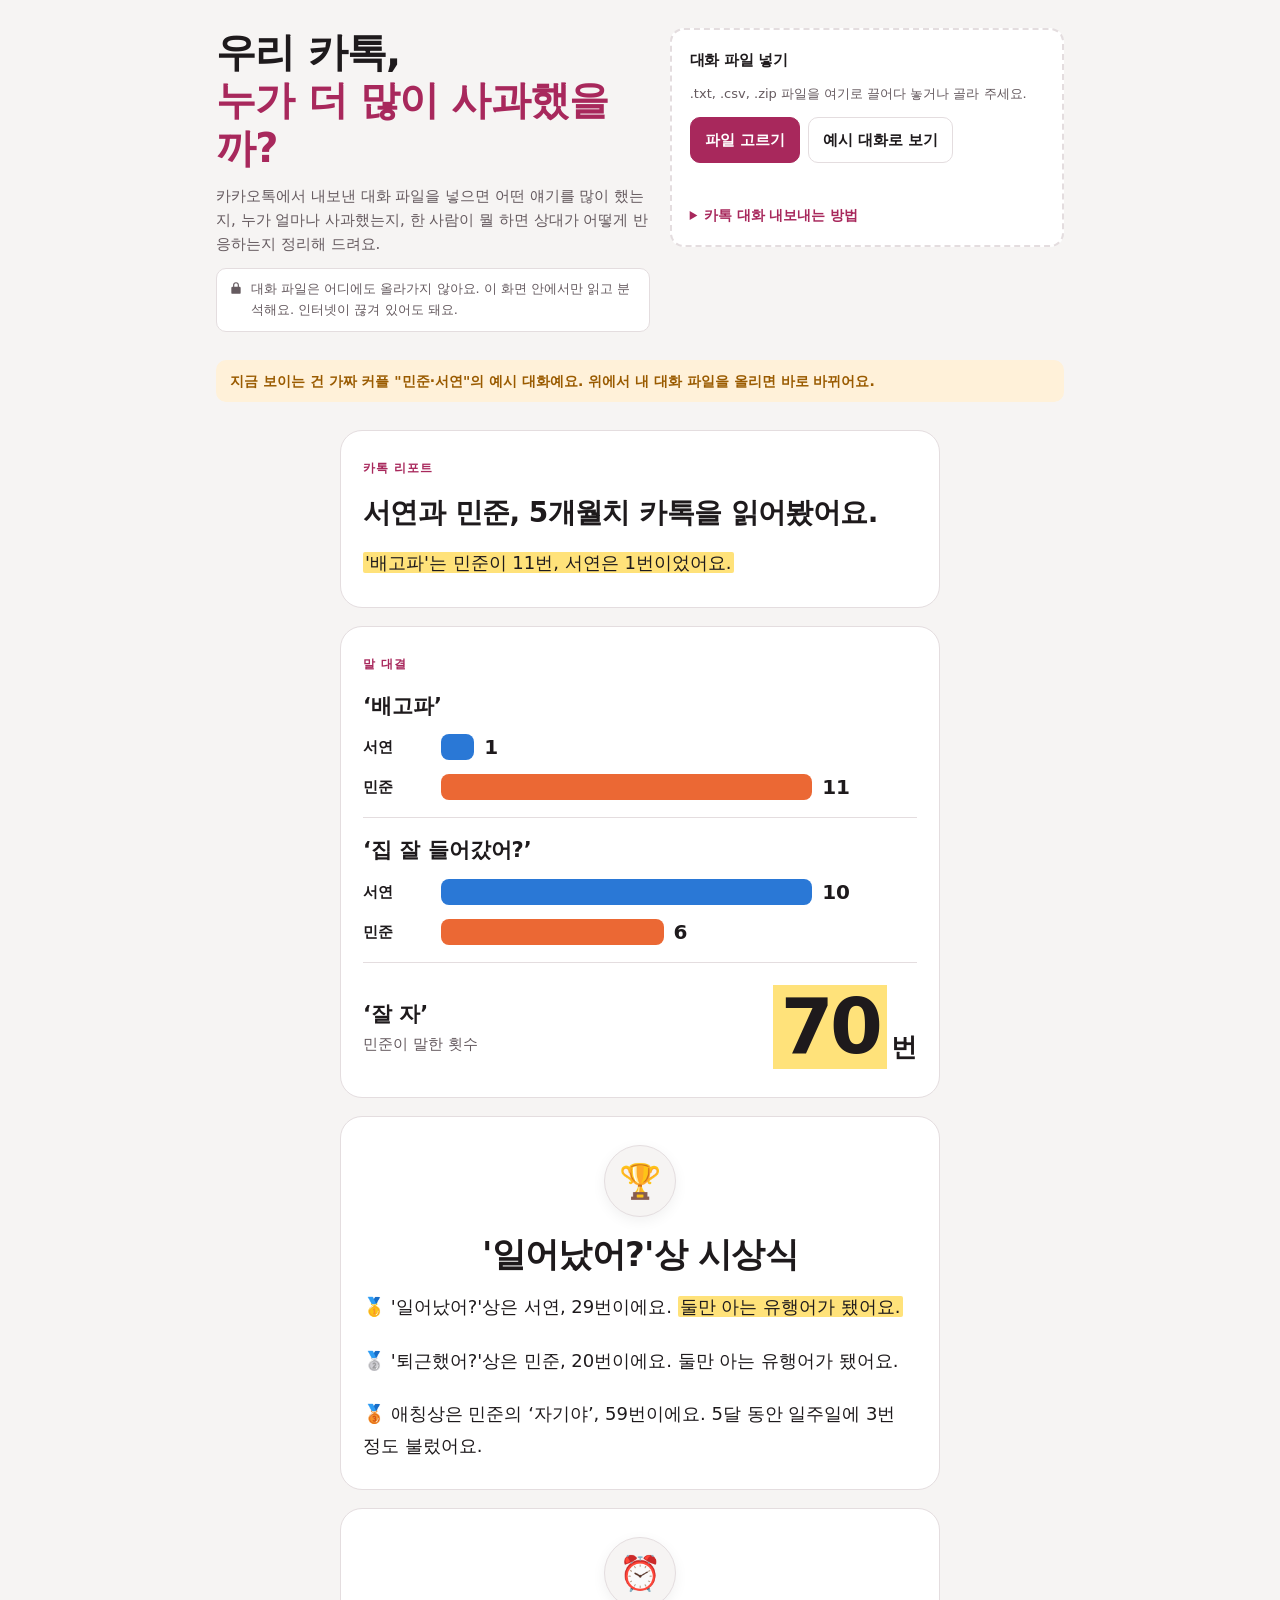
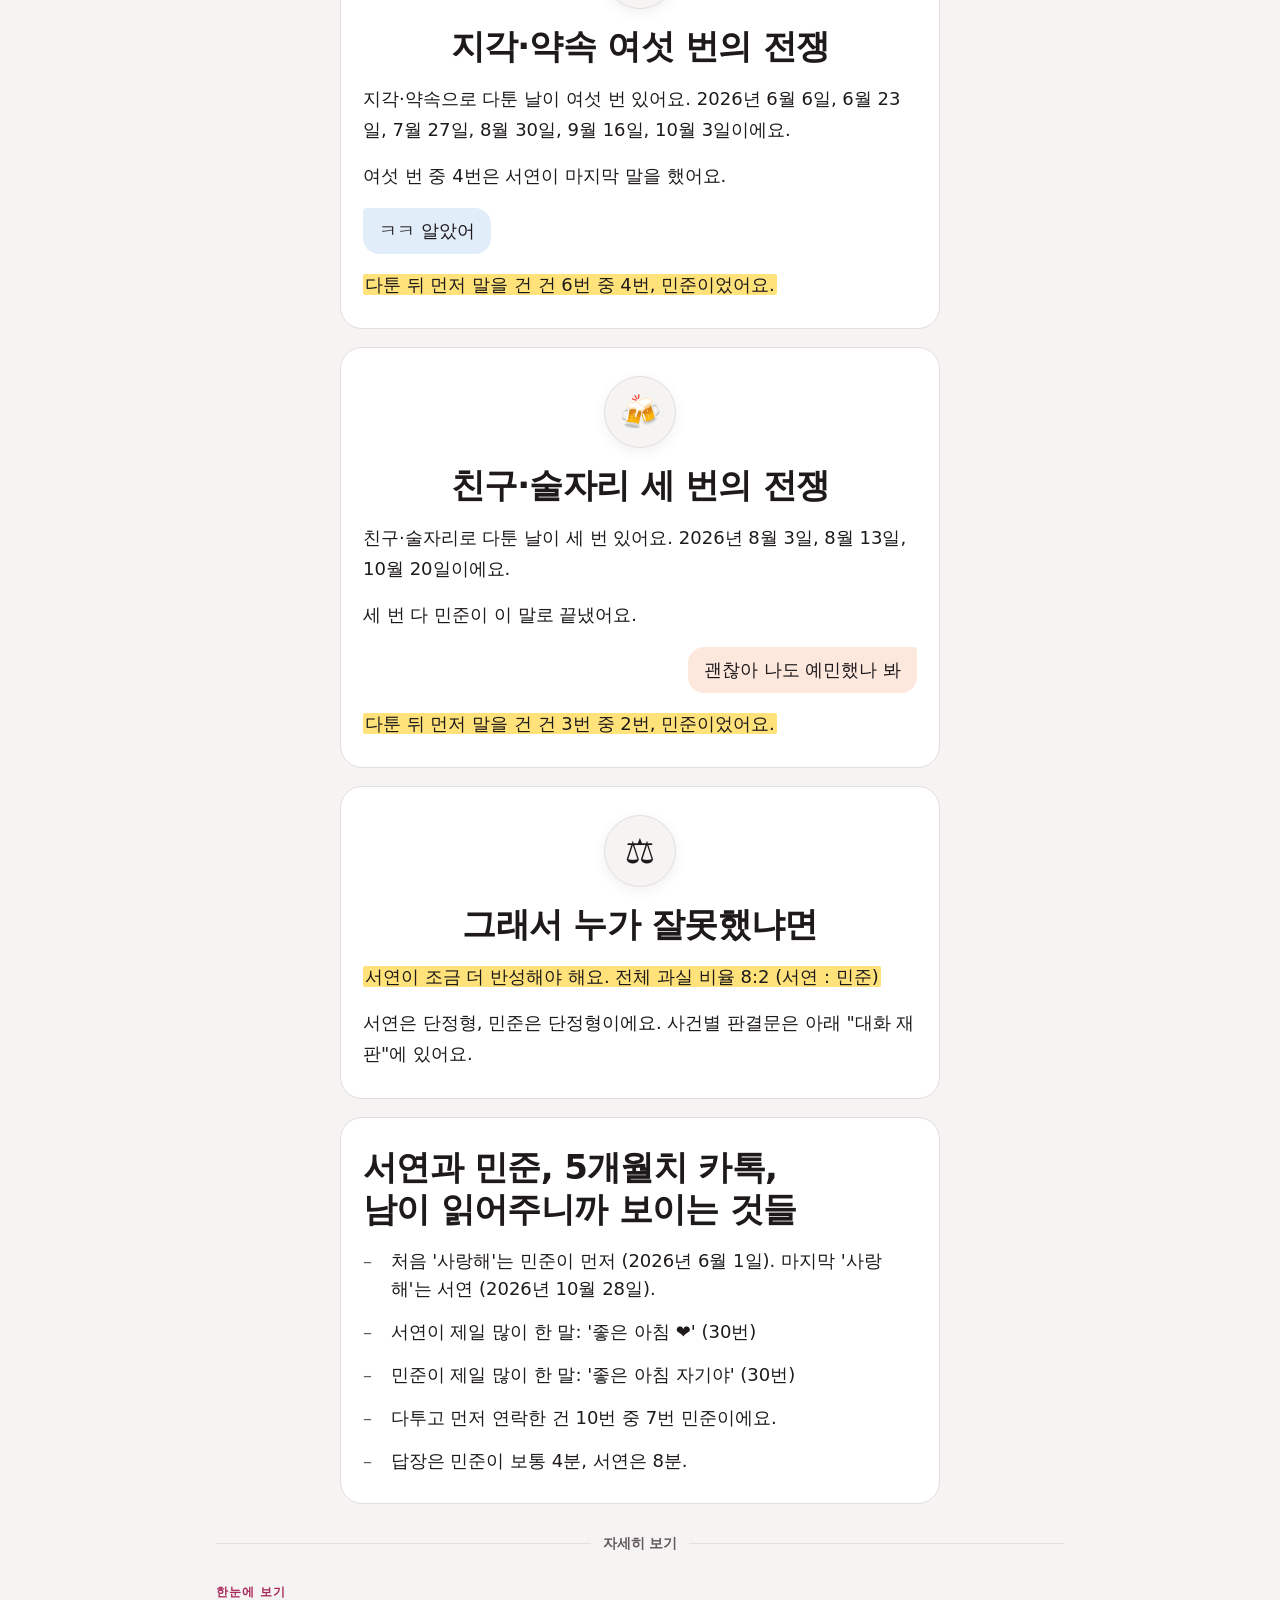
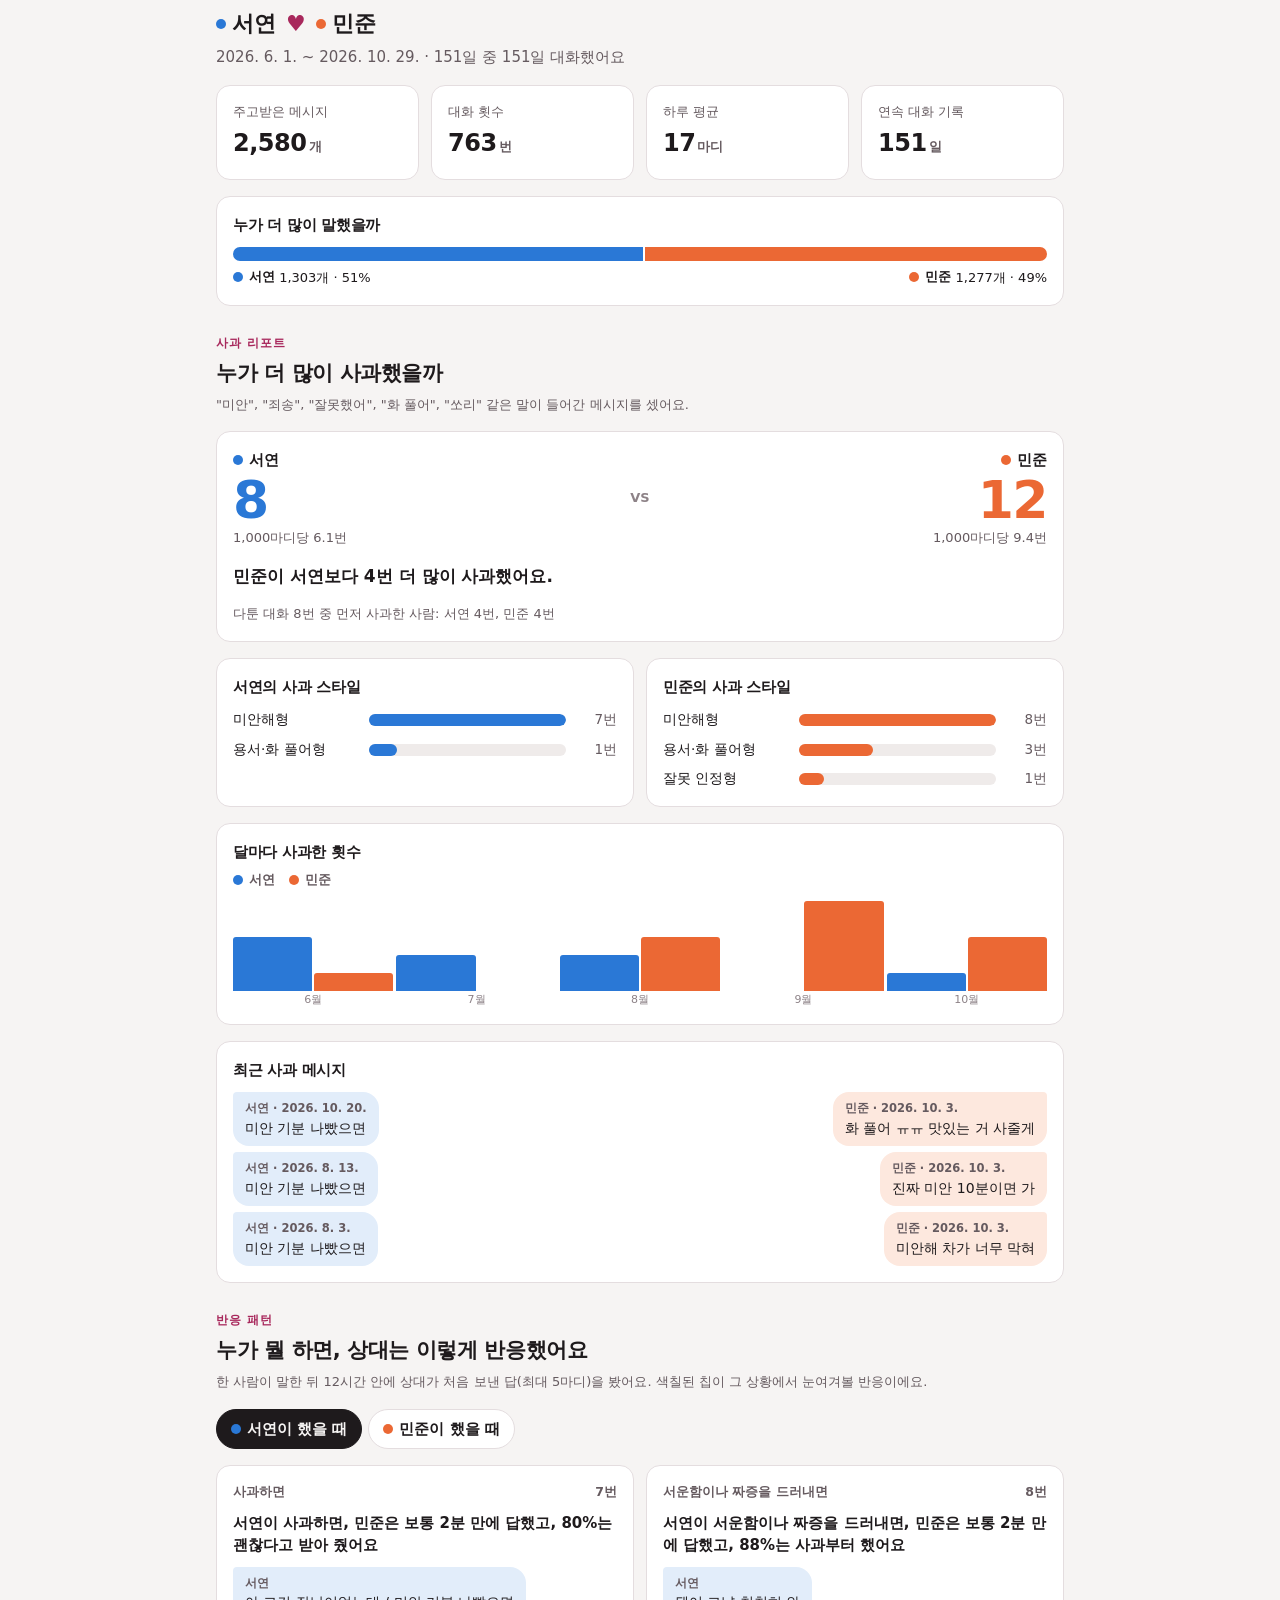
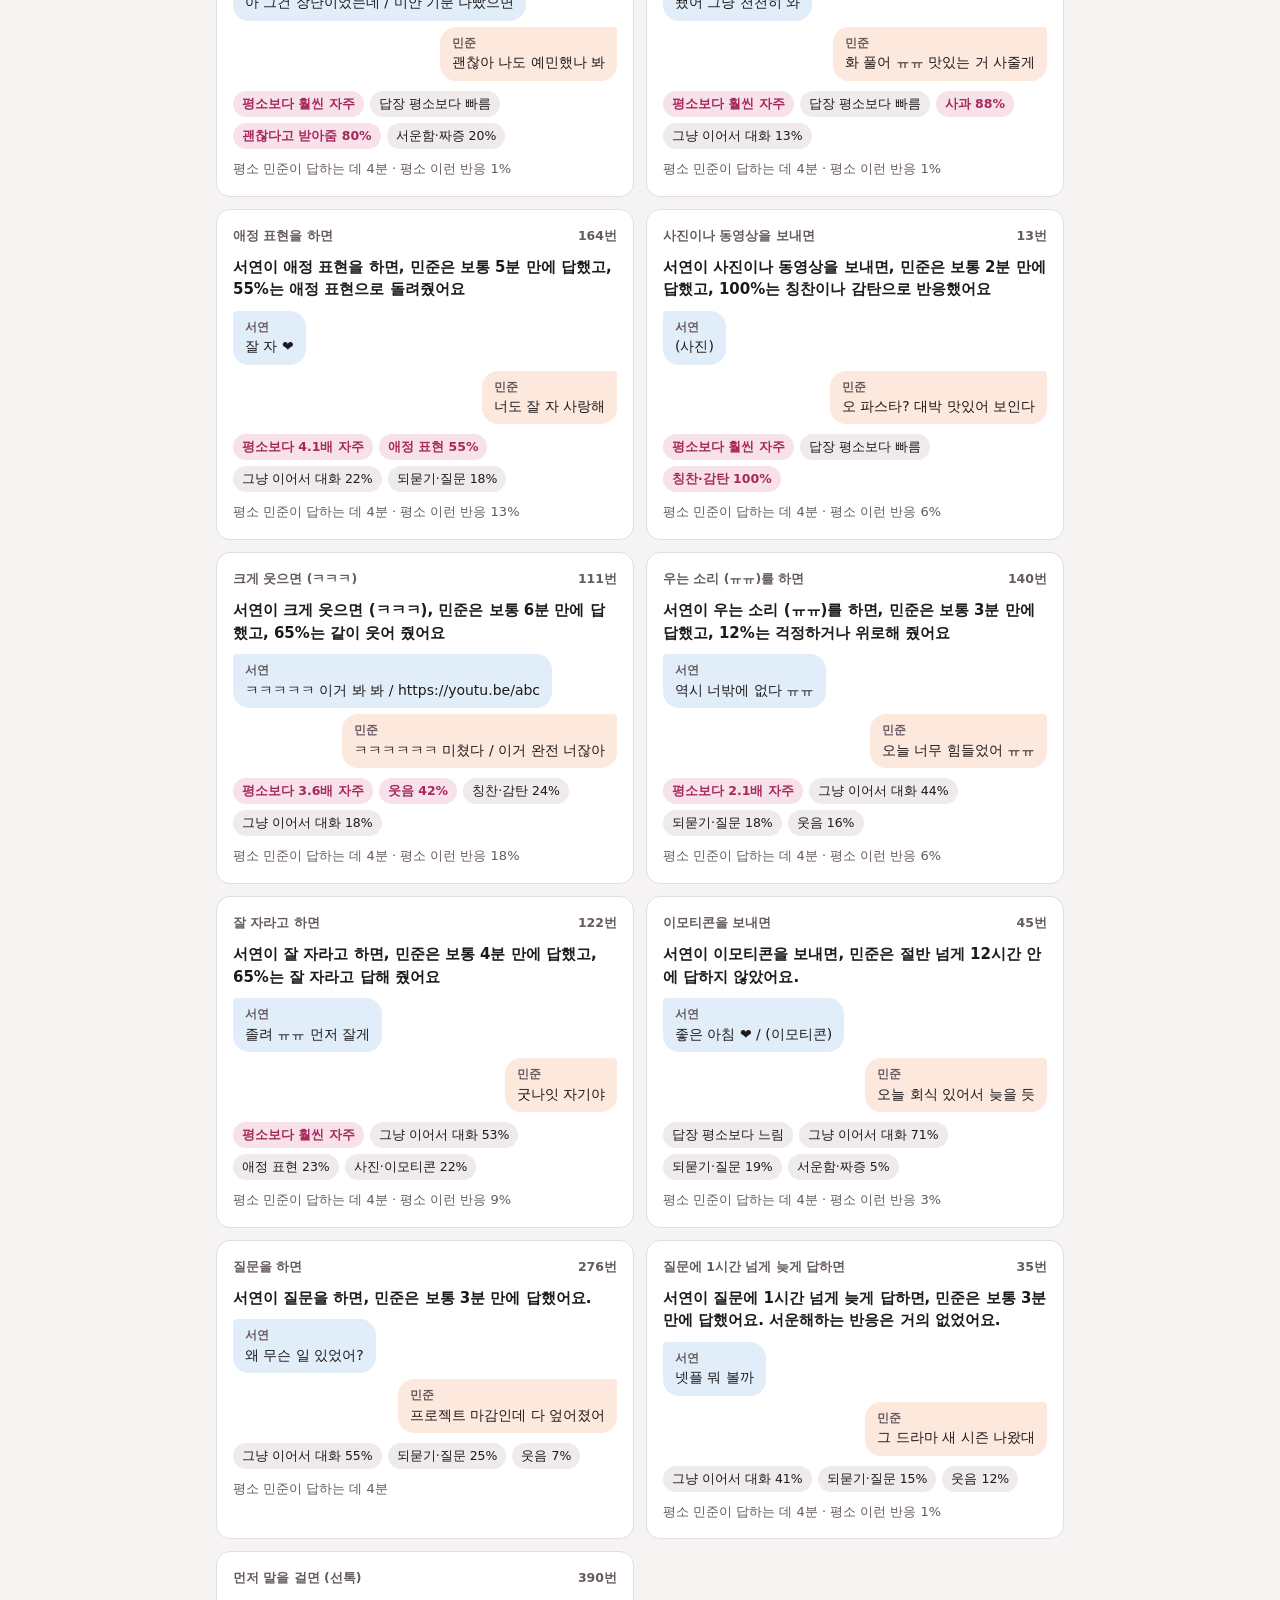
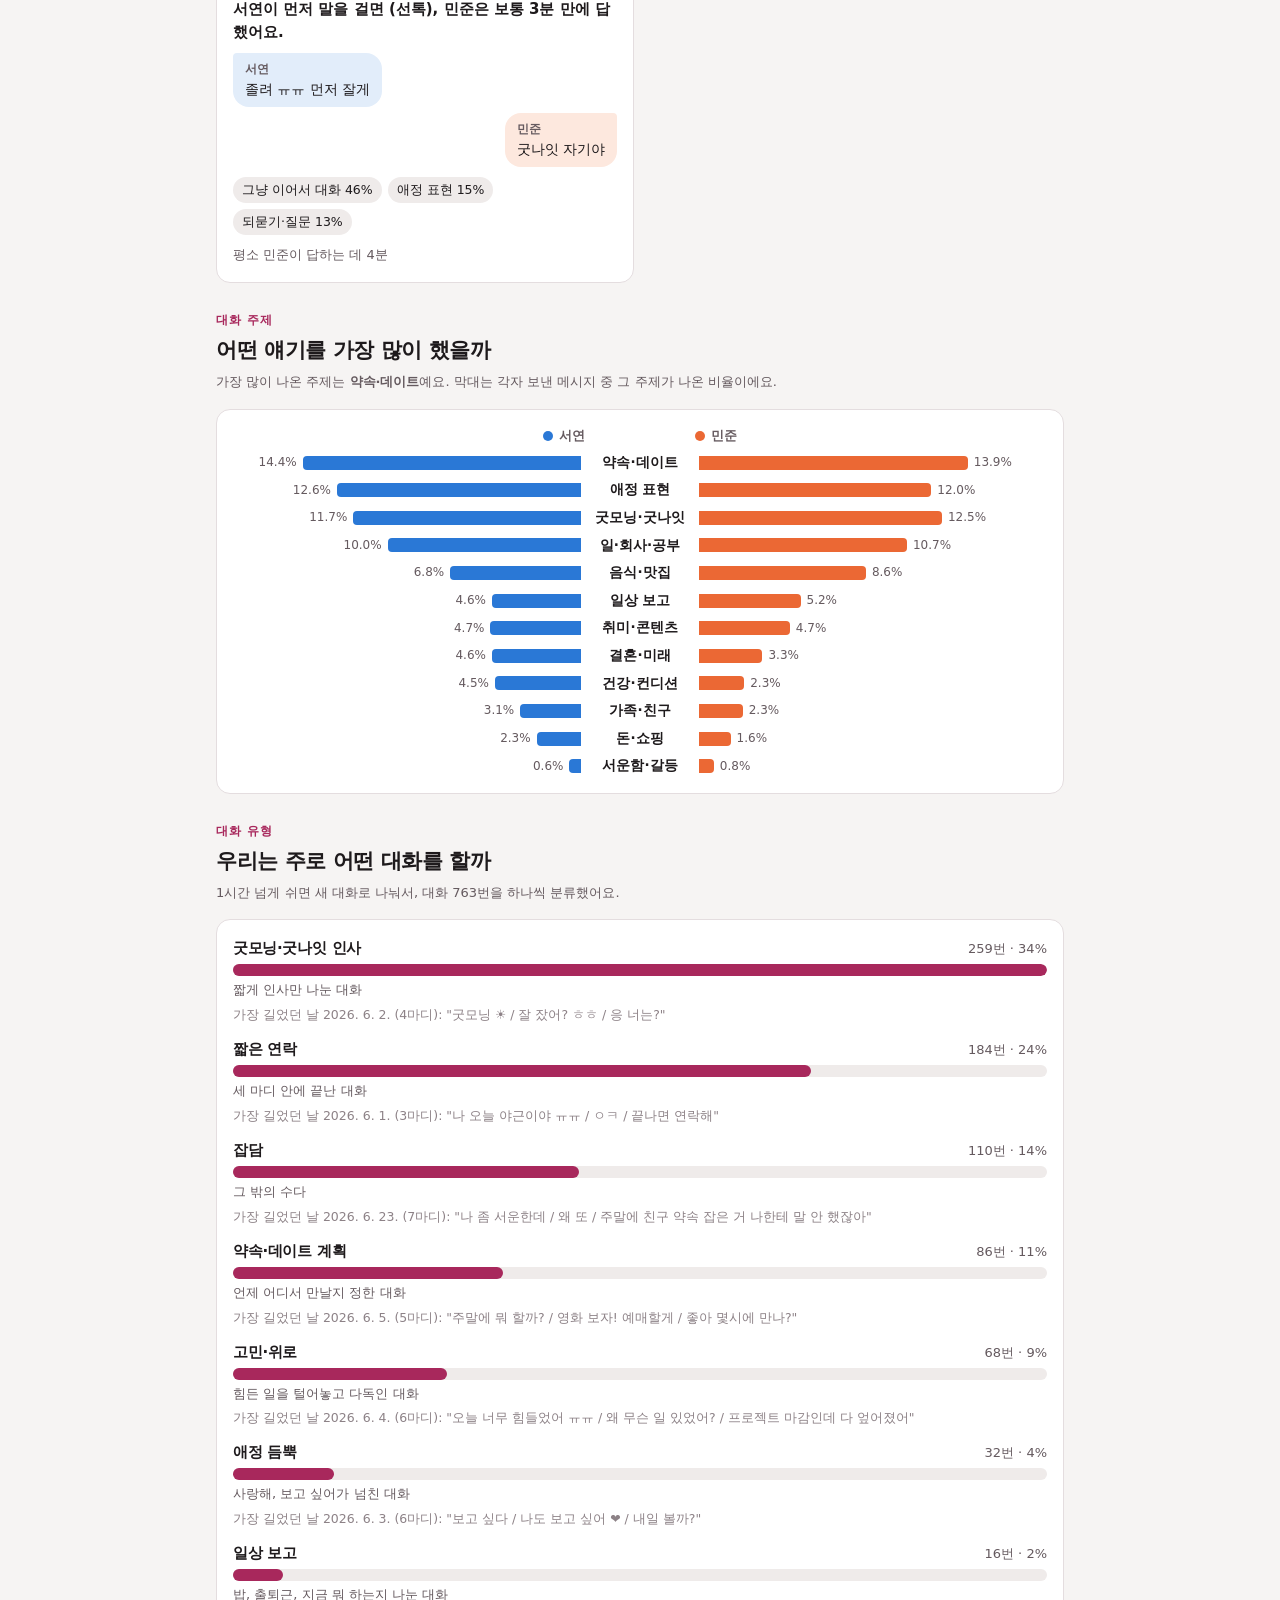
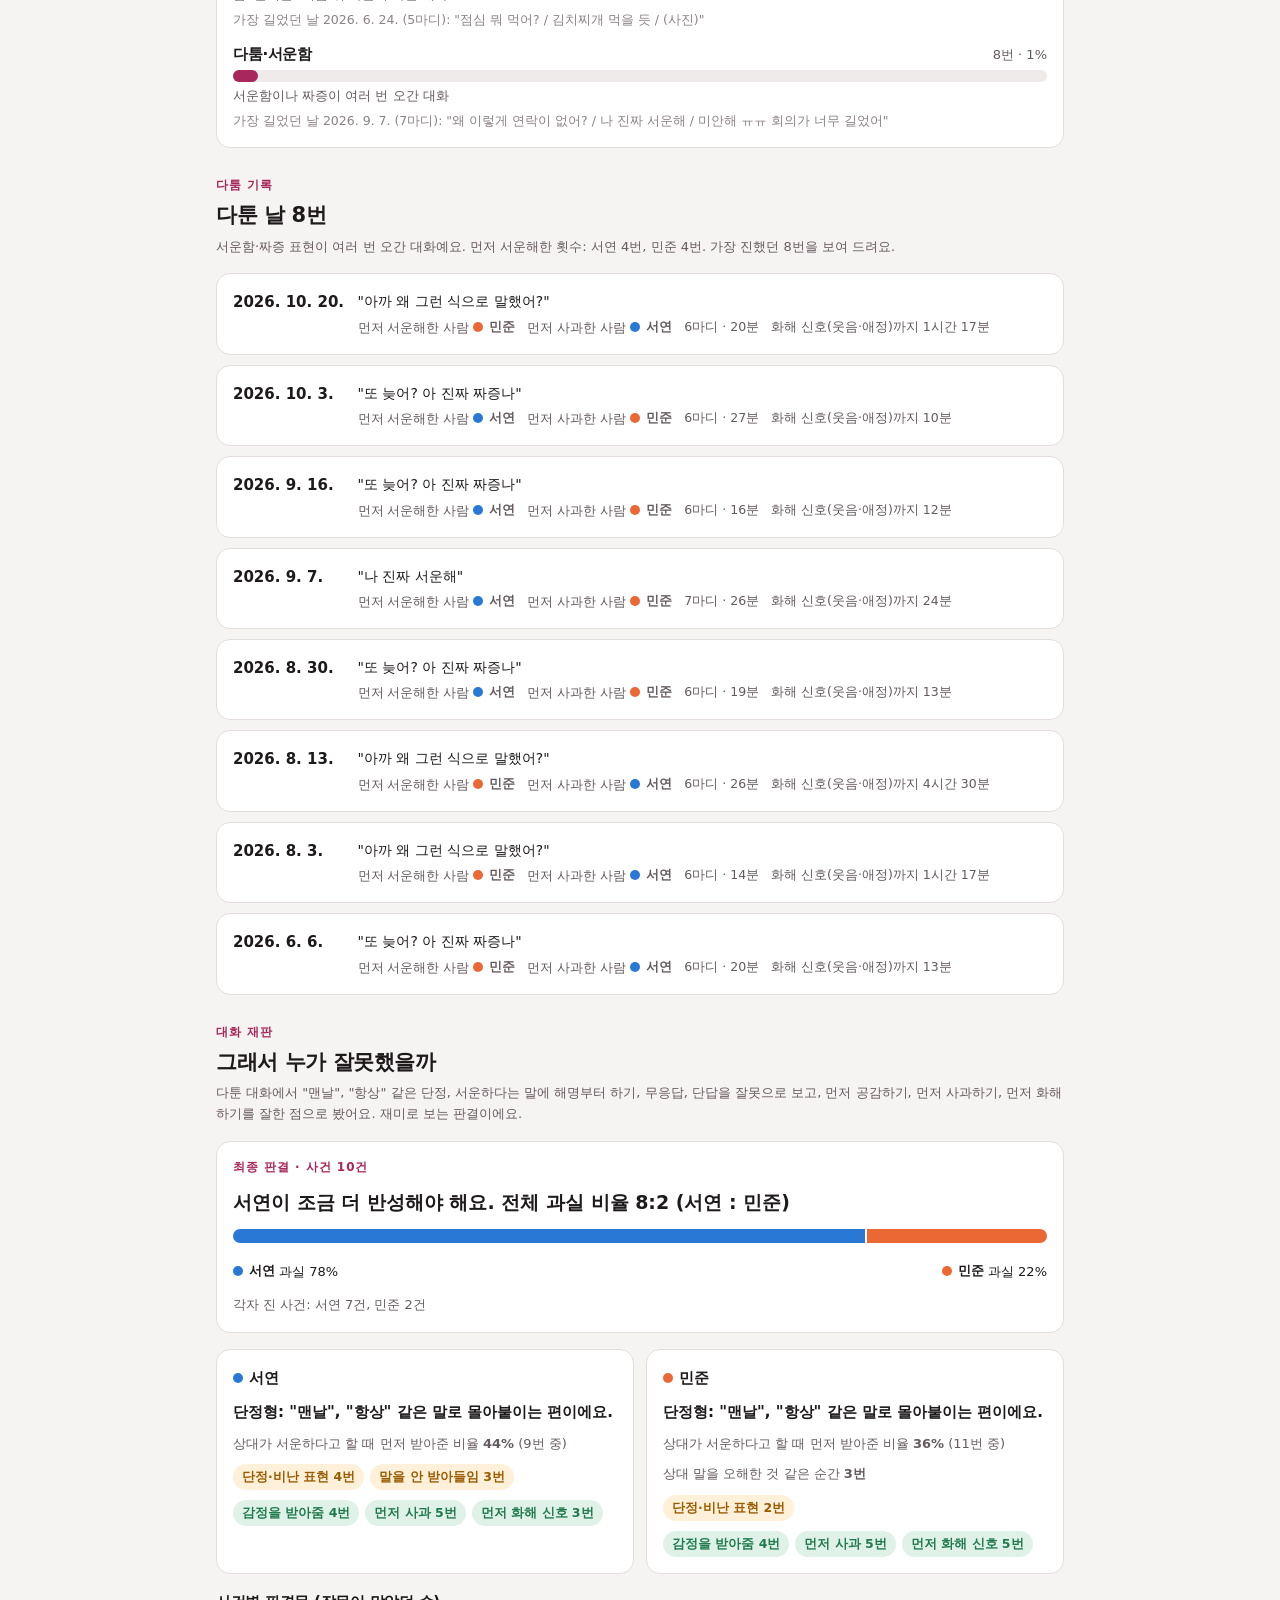
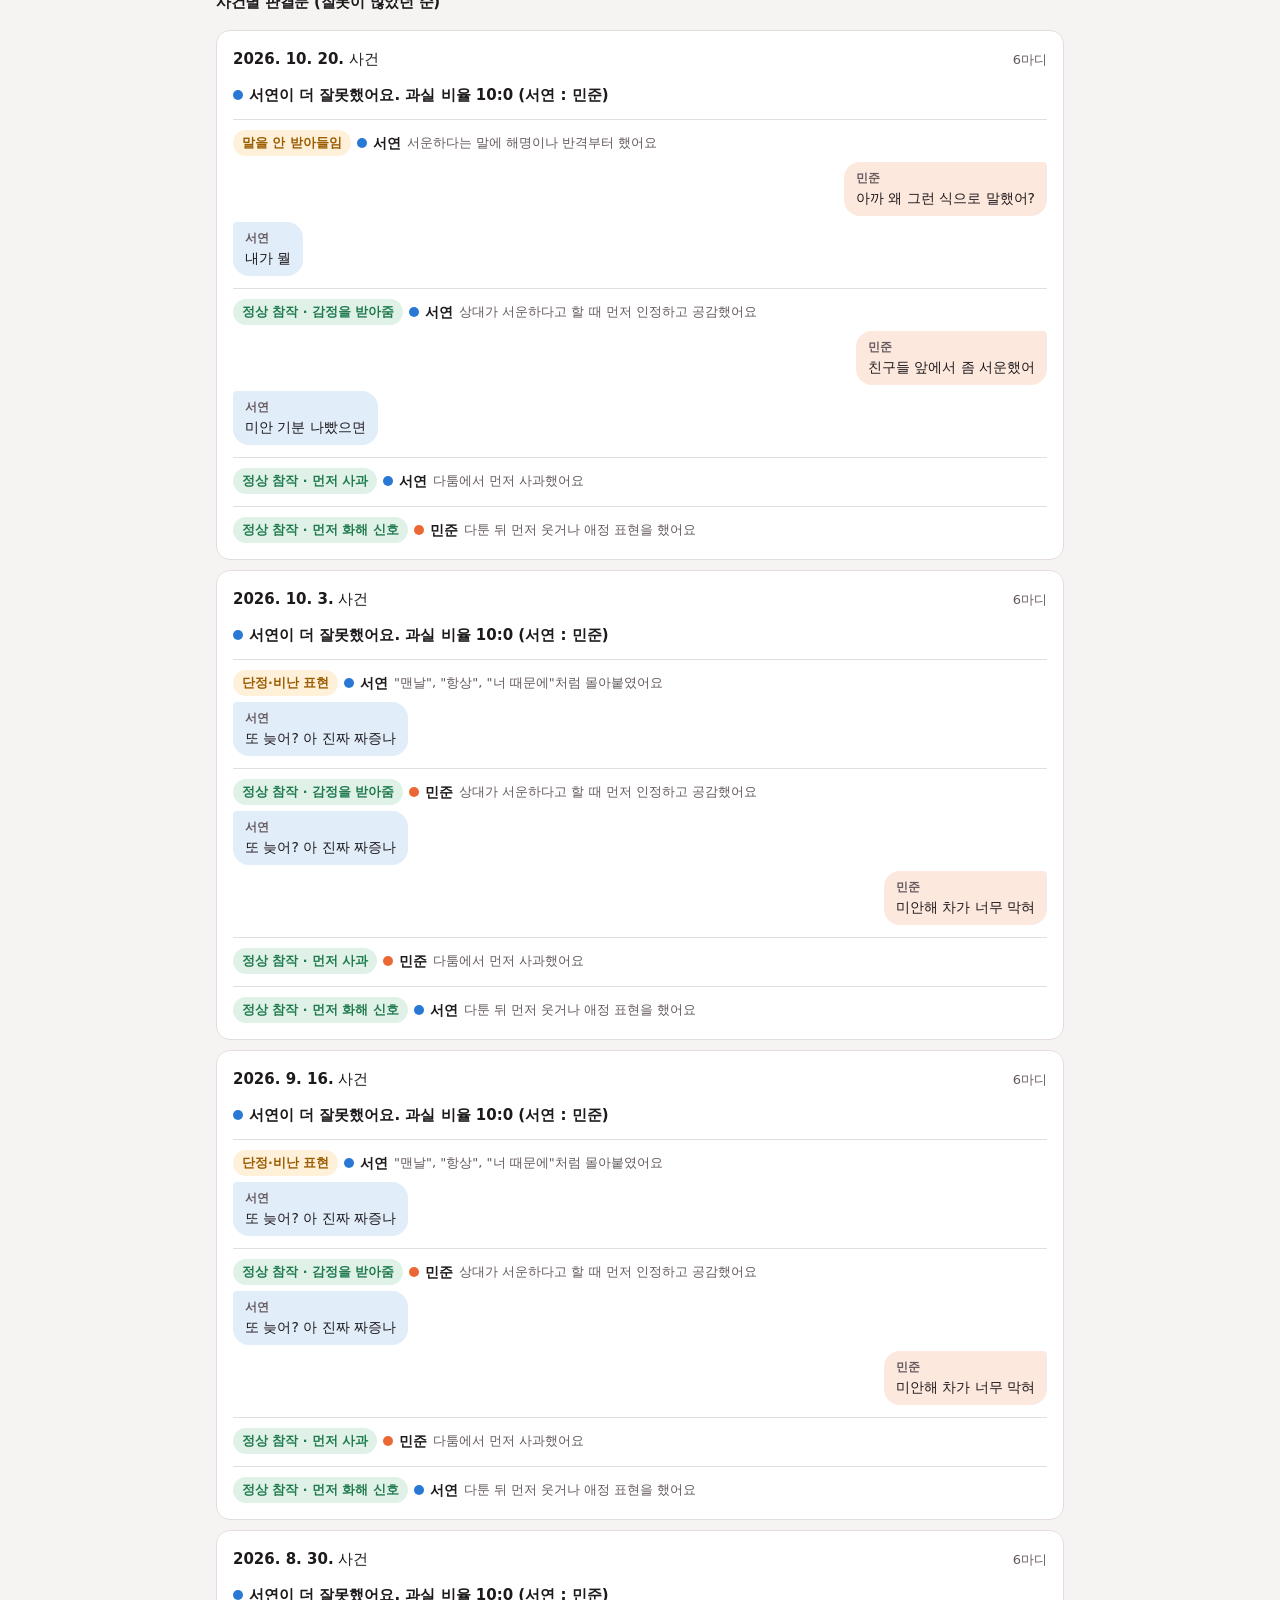
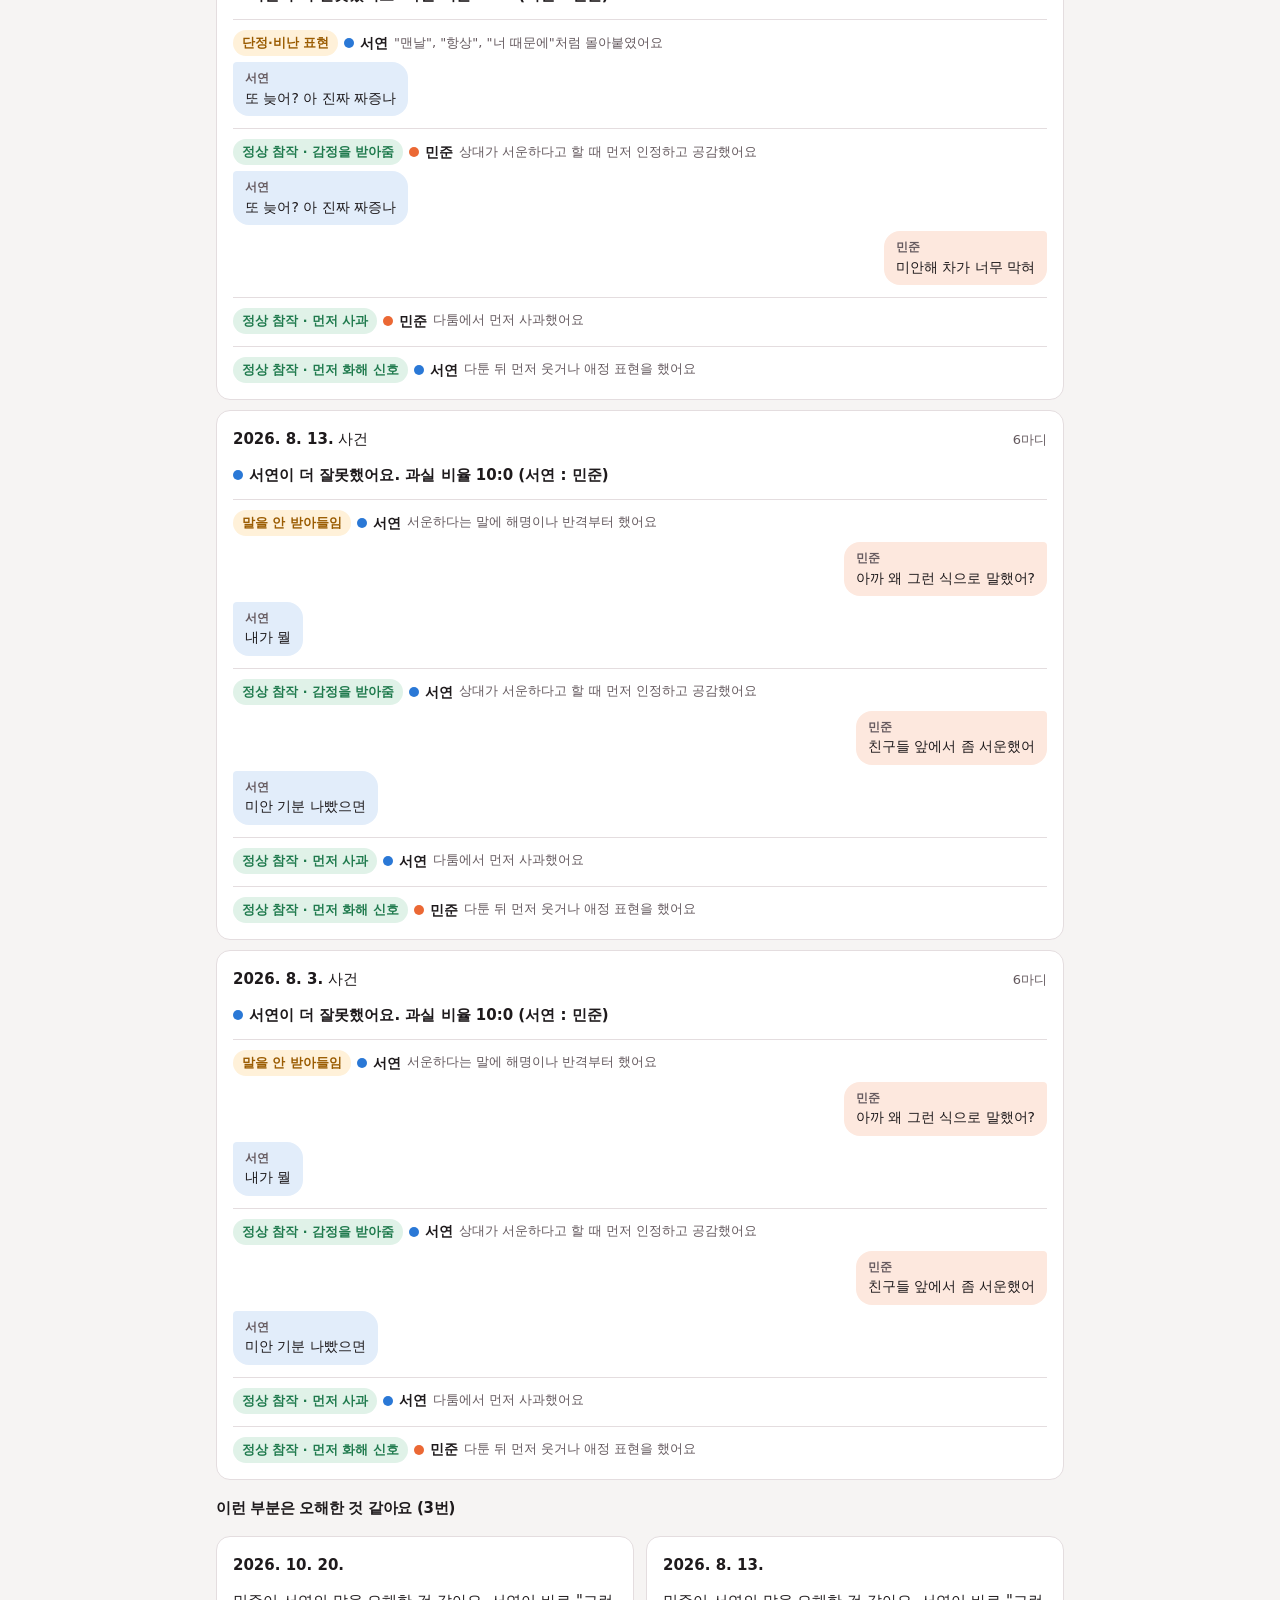
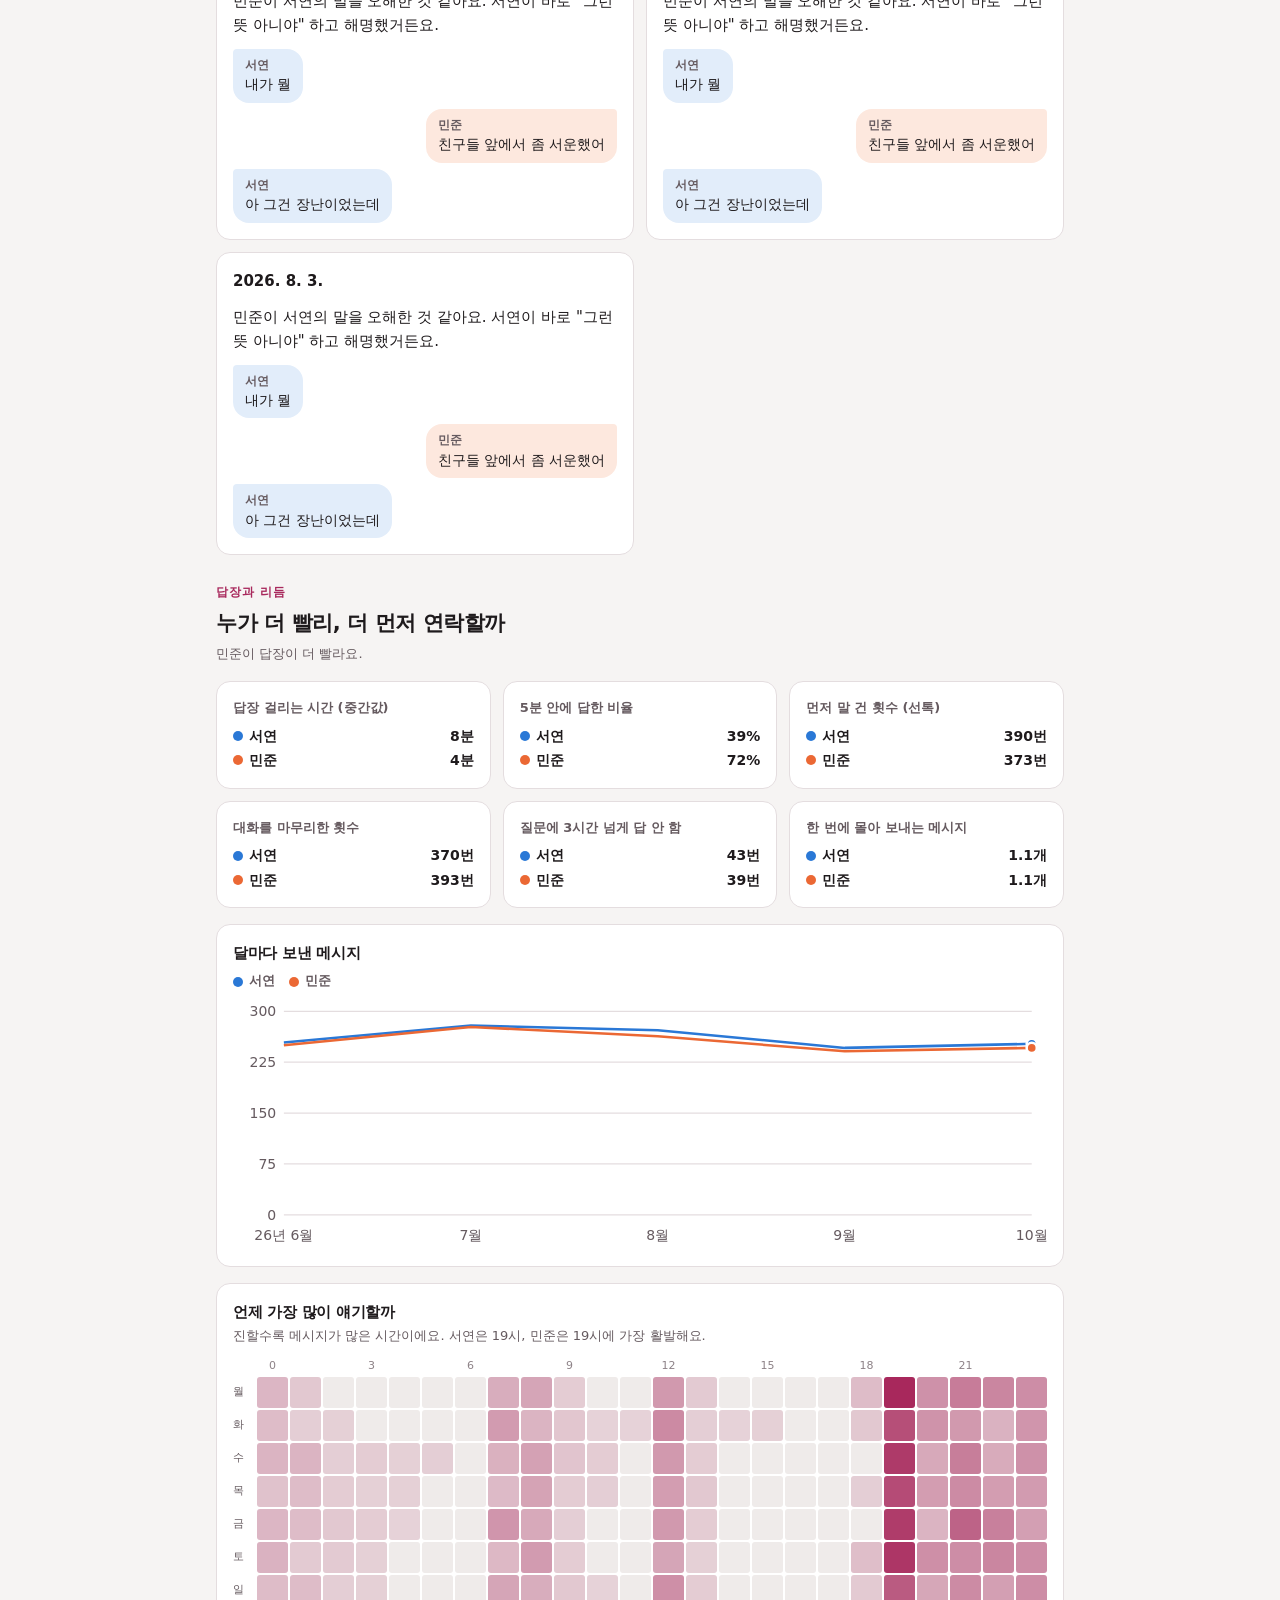
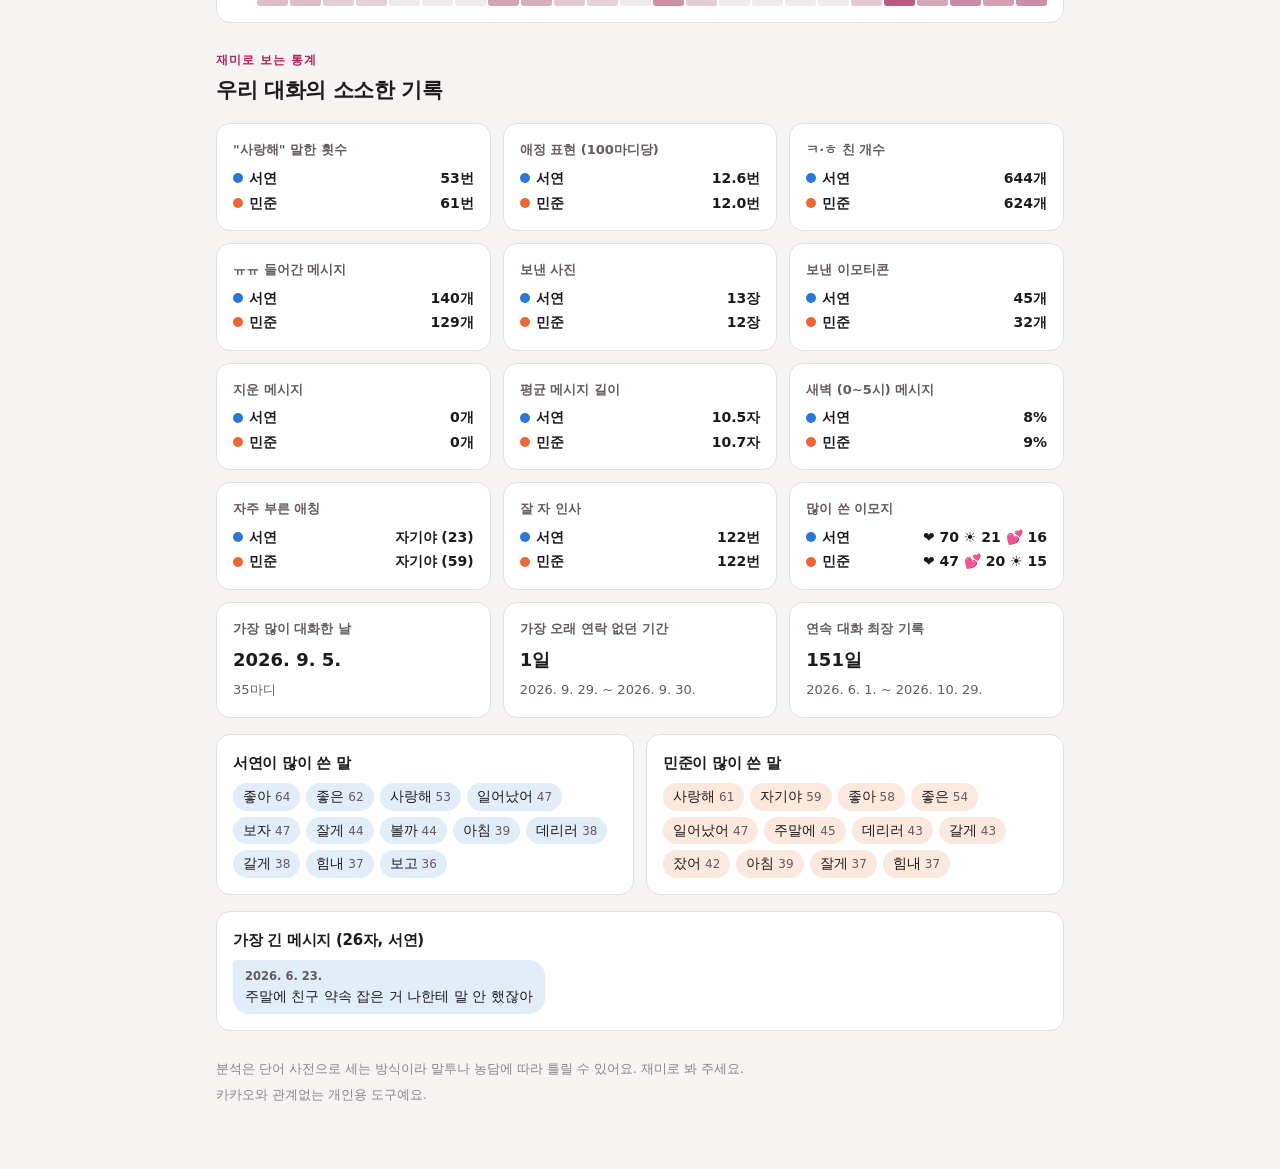
<file: kakao-analyzer/index.html>
<!doctype html>
<html lang="ko">
<head>
<meta charset="utf-8">
<meta name="viewport" content="width=device-width, initial-scale=1, viewport-fit=cover">
<meta http-equiv="Content-Security-Policy" content="default-src 'none'; script-src 'unsafe-inline'; style-src 'unsafe-inline'; img-src data: blob:; form-action 'none'">
<title>카톡 연애 분석기</title>
<meta name="claude:viewport-fit-sides" content="cover">
<style>
/* Layout: one reading column of report sections; each person keeps one color (A blue, B orange) everywhere, and chat bubbles show "trigger → reaction". */
:root {
  --bg: #f6f4f3;
  --surface: #ffffff;
  --sunken: #efebea;
  --ink: #1e1a1c;
  --muted: #655a5f;
  --faint: #8d8287;
  --line: #e4dddf;
  --accent: #a8285c;
  --accent-soft: #f7e2ea;
  --a: #2a78d6;
  --a-soft: #e2edfa;
  --b: #eb6834;
  --b-soft: #fde8de;
  --warn: #9a5b00;
  --warn-soft: #fff1d9;
  --good: #1f7a4d;
  --mark: #ffe27a;
  --good-soft: #e0f2e8;
  --body: "Pretendard", "Apple SD Gothic Neo", "Noto Sans KR", "Malgun Gothic", system-ui, sans-serif;
  --num: "SF Pro Rounded", "Pretendard", "Apple SD Gothic Neo", "Noto Sans KR", system-ui, sans-serif;
  --radius: 14px;
}
@media (prefers-color-scheme: dark) {
  :root:not([data-theme="light"]) {
    --bg: #141113; --surface: #1d191b; --sunken: #262124; --ink: #f2edef; --muted: #b9adb2; --faint: #8f8489;
    --line: #352e31; --accent: #f07aa5; --accent-soft: #3a1f2b; --a: #3987e5; --a-soft: #172a40;
    --b: #d95926; --b-soft: #3b2117; --warn: #f0b552; --warn-soft: #3a2a10; --good: #6fcf9a; --good-soft: #17301f; --mark: #6b5610; color-scheme: dark;
  }
}
:root[data-theme="dark"] {
  --bg: #141113; --surface: #1d191b; --sunken: #262124; --ink: #f2edef; --muted: #b9adb2; --faint: #8f8489;
  --line: #352e31; --accent: #f07aa5; --accent-soft: #3a1f2b; --a: #3987e5; --a-soft: #172a40;
  --b: #d95926; --b-soft: #3b2117; --warn: #f0b552; --warn-soft: #3a2a10; --good: #6fcf9a; --good-soft: #17301f; --mark: #6b5610; color-scheme: dark;
}

* { box-sizing: border-box; }
body {
  margin: 0; background: var(--bg); color: var(--ink); font-family: var(--body);
  font-size: 15px; line-height: 1.6; -webkit-text-size-adjust: 100%;
}
.wrap {
  max-width: 880px; margin: 0 auto;
  padding-left: max(16px, env(safe-area-inset-left, 0px));
  padding-right: max(16px, env(safe-area-inset-right, 0px));
  padding-block: 28px 64px;
  display: flex; flex-direction: column; gap: 28px;
}
h1, h2, h3 { margin: 0; text-wrap: balance; letter-spacing: -0.02em; }
h1 { font-size: clamp(28px, 6vw, 40px); font-weight: 800; line-height: 1.2; }
h1 em { font-style: normal; color: var(--accent); }
h2 { font-size: 21px; font-weight: 800; }
h3 { font-size: 15px; font-weight: 700; }
p { margin: 0; }
.muted { color: var(--muted); }
.small { font-size: 13px; }
.num { font-family: var(--num); font-variant-numeric: tabular-nums; }
button, select, input { font: inherit; }
:focus-visible { outline: 3px solid var(--accent); outline-offset: 2px; }

/* header */
.top { display: grid; grid-template-columns: 1.1fr 1fr; gap: 20px; align-items: start; }
@media (max-width: 720px) { .top { grid-template-columns: 1fr; } }
.intro { display: flex; flex-direction: column; gap: 12px; min-width: 0; }
.lock {
  display: inline-flex; gap: 8px; align-items: flex-start; font-size: 13px; color: var(--muted);
  background: var(--surface); border: 1px solid var(--line); border-radius: 10px; padding: 10px 12px;
}
.lock svg { flex: none; margin-top: 2px; }

.drop {
  background: var(--surface); border: 2px dashed var(--line); border-radius: var(--radius);
  padding: 18px; display: flex; flex-direction: column; gap: 12px; min-width: 0;
  transition: border-color .15s, background .15s;
}
.drop.over { border-color: var(--accent); background: var(--accent-soft); }
.drop .row { display: flex; gap: 8px; flex-wrap: wrap; }
.btn {
  appearance: none; border: 1px solid var(--line); background: var(--surface); color: var(--ink);
  border-radius: 10px; padding: 10px 14px; font-weight: 700; cursor: pointer;
}
.btn.primary { background: var(--accent); border-color: var(--accent); color: #fff; }
:root[data-theme="dark"] .btn.primary { color: #1d191b; }
@media (prefers-color-scheme: dark) { :root:not([data-theme="light"]) .btn.primary { color: #1d191b; } }
.btn:hover { filter: brightness(0.97); }
details.howto { font-size: 13.5px; }
details.howto summary { cursor: pointer; font-weight: 700; color: var(--accent); }
details.howto ol { margin: 8px 0 0; padding-left: 20px; display: flex; flex-direction: column; gap: 4px; }
details.howto b { font-weight: 700; }
.status { font-size: 13px; color: var(--muted); min-height: 1.4em; }
.status.err { color: var(--warn); }

.banner {
  background: var(--warn-soft); color: var(--warn); border-radius: 10px; padding: 10px 14px; font-size: 14px; font-weight: 600;
}
.pick { display: flex; flex-wrap: wrap; gap: 8px 14px; align-items: center; font-size: 14px; }
.pick select { padding: 6px 8px; border-radius: 8px; border: 1px solid var(--line); background: var(--surface); color: var(--ink); max-width: 100%; }

/* sections */
.sec { display: flex; flex-direction: column; gap: 16px; }
.sec > header { display: flex; flex-direction: column; gap: 4px; }
.eyebrow { font-size: 12px; font-weight: 700; letter-spacing: 0.08em; color: var(--accent); text-transform: uppercase; }
.card { background: var(--surface); border: 1px solid var(--line); border-radius: var(--radius); padding: 16px; min-width: 0; }
.grid2 { display: grid; grid-template-columns: repeat(2, minmax(0, 1fr)); gap: 12px; }
.grid4 { display: grid; grid-template-columns: repeat(4, minmax(0, 1fr)); gap: 12px; }
@media (max-width: 720px) { .grid4 { grid-template-columns: repeat(2, minmax(0, 1fr)); } }
@media (max-width: 520px) { .grid2 { grid-template-columns: 1fr; } }

.who { display: inline-flex; align-items: center; gap: 6px; font-weight: 700; }
.dot { width: 10px; height: 10px; border-radius: 50%; flex: none; }
.dot.a { background: var(--a); } .dot.b { background: var(--b); }
.couple { font-size: 22px; font-weight: 800; display: flex; flex-wrap: wrap; gap: 6px 10px; align-items: center; }
.heart { color: var(--accent); }

.tile { display: flex; flex-direction: column; gap: 2px; }
.tile .k { font-size: 12.5px; color: var(--muted); }
.tile .v { font-size: 24px; font-weight: 800; font-family: var(--num); font-variant-numeric: tabular-nums; letter-spacing: -0.02em; }
.tile .v small { font-size: 13px; font-weight: 600; color: var(--muted); margin-left: 2px; }

/* split bar */
.split { display: flex; gap: 2px; height: 14px; border-radius: 7px; overflow: hidden; }
.split > span { display: block; height: 100%; min-width: 4px; }
.split .a { background: var(--a); } .split .b { background: var(--b); }
.splitlab { display: flex; justify-content: space-between; gap: 8px; font-size: 13px; margin-top: 6px; flex-wrap: wrap; }

/* apology */
.vs { display: grid; grid-template-columns: 1fr auto 1fr; gap: 12px; align-items: center; }
.vs .side { display: flex; flex-direction: column; gap: 2px; min-width: 0; }
.vs .side.right { text-align: right; align-items: flex-end; }
.big { font-size: clamp(36px, 9vw, 52px); font-weight: 800; line-height: 1; font-family: var(--num); font-variant-numeric: tabular-nums; letter-spacing: -0.03em; }
.big.a { color: var(--a); } .big.b { color: var(--b); }
.vs .mid { font-size: 13px; color: var(--faint); font-weight: 700; }
.verdict { font-size: 17px; font-weight: 700; }

.hbars { display: flex; flex-direction: column; gap: 8px; }
.hbar { display: grid; grid-template-columns: 9.5em 1fr 3.2em; gap: 8px; align-items: center; font-size: 13.5px; }
.hbar .track { height: 12px; background: var(--sunken); border-radius: 6px; overflow: hidden; }
.hbar .fill { height: 100%; border-radius: 0 6px 6px 0; background: var(--accent); }
.hbar .fill.a { background: var(--a); } .hbar .fill.b { background: var(--b); }
.hbar .val { text-align: right; font-variant-numeric: tabular-nums; color: var(--muted); }
.hbar .lab { overflow: hidden; text-overflow: ellipsis; white-space: nowrap; }

/* chat bubbles */
.bubbles { display: flex; flex-direction: column; gap: 6px; }
.bub { max-width: 85%; padding: 8px 12px; border-radius: 16px; font-size: 14px; line-height: 1.45; overflow-wrap: anywhere; }
.bub.a { background: var(--a-soft); align-self: flex-start; border-top-left-radius: 4px; }
.bub.b { background: var(--b-soft); align-self: flex-end; border-top-right-radius: 4px; }
.bub .by { display: block; font-size: 11.5px; font-weight: 700; color: var(--muted); margin-bottom: 1px; }

/* patterns */
.tabs { display: flex; gap: 6px; flex-wrap: wrap; }
.tab {
  border: 1px solid var(--line); background: var(--surface); color: var(--ink); border-radius: 999px;
  padding: 7px 14px; font-weight: 700; cursor: pointer; display: inline-flex; gap: 6px; align-items: center;
}
.tab[aria-selected="true"] { background: var(--ink); color: var(--bg); border-color: var(--ink); }
.pgrid { display: grid; grid-template-columns: repeat(2, minmax(0, 1fr)); gap: 12px; }
@media (max-width: 640px) { .pgrid { grid-template-columns: 1fr; } }
.pcard { display: flex; flex-direction: column; gap: 10px; }
.pcard .trig { font-size: 12.5px; font-weight: 700; color: var(--muted); display: flex; justify-content: space-between; gap: 8px; }
.pcard .sent { font-size: 15px; font-weight: 600; line-height: 1.5; }
.chips { display: flex; flex-wrap: wrap; gap: 6px; }
.chip { font-size: 12.5px; padding: 3px 9px; border-radius: 999px; background: var(--sunken); color: var(--ink); white-space: nowrap; }
.chip.hot { background: var(--accent-soft); color: var(--accent); font-weight: 700; }

/* butterfly */
.fly { display: flex; flex-direction: column; gap: 6px; }
.fly .row { display: grid; grid-template-columns: 1fr 7.5em 1fr; gap: 8px; align-items: center; font-size: 13.5px; }
.fly .l, .fly .r { display: flex; align-items: center; gap: 6px; min-width: 0; }
.fly .l { justify-content: flex-end; }
.fly .bar { height: 14px; min-width: 2px; }
.fly .l .bar { background: var(--a); border-radius: 4px 0 0 4px; }
.fly .r .bar { background: var(--b); border-radius: 0 4px 4px 0; }
.fly .name { text-align: center; font-weight: 600; white-space: nowrap; overflow: hidden; text-overflow: ellipsis; }
.fly .v { font-size: 12px; color: var(--muted); font-variant-numeric: tabular-nums; white-space: nowrap; }
.fly .head { font-size: 12.5px; color: var(--muted); font-weight: 700; }
.legend { display: flex; gap: 14px; flex-wrap: wrap; font-size: 13px; color: var(--muted); }

/* session types */
.types { display: flex; flex-direction: column; gap: 12px; }
.type { display: grid; grid-template-columns: 1fr; gap: 4px; }
.type .top2 { display: flex; justify-content: space-between; gap: 8px; align-items: baseline; flex-wrap: wrap; }
.type .ex { font-size: 12.5px; color: var(--faint); overflow-wrap: anywhere; }

/* fights */
.fights { display: flex; flex-direction: column; gap: 10px; }
.fight { display: grid; grid-template-columns: 7.5em 1fr; gap: 12px; }
@media (max-width: 520px) { .fight { grid-template-columns: 1fr; gap: 4px; } }
.fight .d { font-weight: 700; font-variant-numeric: tabular-nums; }
.fight .q { font-size: 14px; overflow-wrap: anywhere; }
.fight .meta { font-size: 12.5px; color: var(--muted); display: flex; flex-wrap: wrap; gap: 4px 12px; }

/* heatmap */
.heat-wrap { overflow-x: auto; }
.heat { display: grid; grid-template-columns: 2em repeat(24, minmax(14px, 1fr)); gap: 2px; min-width: 420px; font-size: 11px; }
.heat .c { aspect-ratio: 1; border-radius: 3px; background: var(--sunken); }
.heat .h { text-align: center; color: var(--faint); }
.heat .d { color: var(--muted); display: flex; align-items: center; }

/* line chart */
.chart { width: 100%; height: auto; display: block; overflow: visible; }
.chart text { fill: var(--muted); font-size: 11px; font-family: var(--body); }
.chart .grid { stroke: var(--line); stroke-width: 1; }
.chart .la { stroke: var(--a); fill: none; stroke-width: 2; }
.chart .lb { stroke: var(--b); fill: none; stroke-width: 2; }
.chart .pa { fill: var(--a); stroke: var(--surface); stroke-width: 2; }
.chart .pb { fill: var(--b); stroke: var(--surface); stroke-width: 2; }
.chart .hit { fill: transparent; }
.chart .hit:hover { fill: var(--sunken); opacity: 0.6; }
.cols { display: flex; align-items: flex-end; gap: 3px; height: 90px; }
.cols .m { flex: 1; display: flex; gap: 2px; align-items: flex-end; height: 100%; min-width: 0; }
.cols .m span { flex: 1; border-radius: 3px 3px 0 0; min-height: 0; }
.cols .m .a { background: var(--a); } .cols .m .b { background: var(--b); }
.colx { display: flex; gap: 3px; font-size: 11px; color: var(--faint); }
.colx span { flex: 1; text-align: center; min-width: 0; overflow: hidden; }

/* fun facts */
.facts { display: grid; grid-template-columns: repeat(3, minmax(0, 1fr)); gap: 12px; }
@media (max-width: 720px) { .facts { grid-template-columns: repeat(2, minmax(0, 1fr)); } }
@media (max-width: 420px) { .facts { grid-template-columns: 1fr; } }
.fact { display: flex; flex-direction: column; gap: 6px; }
.fact .k { font-size: 13px; color: var(--muted); font-weight: 600; }
.fact .pair { display: flex; flex-direction: column; gap: 2px; font-size: 14px; }
.fact .pair div { display: flex; justify-content: space-between; gap: 8px; }
.fact .pair b { font-variant-numeric: tabular-nums; }
.fact .one { font-size: 18px; font-weight: 800; }
.words { display: flex; flex-wrap: wrap; gap: 6px; }
.words .w { font-size: 13.5px; padding: 3px 10px; border-radius: 999px; }
.words.a .w { background: var(--a-soft); } .words.b .w { background: var(--b-soft); }
.words .w i { font-style: normal; color: var(--muted); font-size: 12px; margin-left: 4px; }

footer { font-size: 12.5px; color: var(--faint); display: flex; flex-direction: column; gap: 6px; }

#tip {
  position: fixed; z-index: 50; pointer-events: none; background: var(--ink); color: var(--bg);
  font-size: 12.5px; padding: 6px 10px; border-radius: 8px; max-width: 260px; line-height: 1.45; white-space: pre-line;
}
@media (prefers-reduced-motion: reduce) { * { transition: none !important; } }
.report { display: flex; flex-direction: column; gap: 28px; min-width: 0; }

/* court */
.gavel { display: flex; flex-direction: column; gap: 12px; }
.gavel .final { font-size: 19px; font-weight: 800; line-height: 1.45; }
.style { font-weight: 700; }
.tag { font-size: 12.5px; padding: 3px 9px; border-radius: 999px; white-space: nowrap; font-weight: 700; }
.tag.bad { background: var(--warn-soft); color: var(--warn); }
.tag.good { background: var(--good-soft); color: var(--good); }
.case { display: flex; flex-direction: column; gap: 12px; }
.case .head { display: flex; justify-content: space-between; gap: 8px; flex-wrap: wrap; align-items: baseline; }
.case .ruling { font-weight: 800; }
.count { display: flex; flex-direction: column; gap: 6px; padding-top: 10px; border-top: 1px solid var(--line); }
.count .line { display: flex; flex-wrap: wrap; gap: 6px; align-items: center; font-size: 14px; }

/* story cards */
.story { display: flex; flex-direction: column; gap: 18px; align-items: center; }
.scard {
  width: 100%; max-width: 600px; background: var(--surface); border: 1px solid var(--line); border-radius: 22px;
  padding: 28px 22px; display: flex; flex-direction: column; gap: 16px; text-align: left;
}
.scard .icon {
  width: 72px; height: 72px; border-radius: 50%; border: 1px solid var(--line); background: var(--bg);
  display: grid; place-items: center; font-size: 34px; align-self: center; box-shadow: 0 4px 14px rgba(0,0,0,.06);
}
.scard h2.big2 { font-size: clamp(26px, 6.5vw, 34px); line-height: 1.25; text-align: center; }
.scard .lead { font-size: clamp(22px, 5.5vw, 28px); font-weight: 800; line-height: 1.35; letter-spacing: -0.02em; }
.scard p.t { font-size: 18px; line-height: 1.7; }
mark { background: var(--mark); color: var(--ink); padding: 0 2px; border-radius: 2px; box-decoration-break: clone; -webkit-box-decoration-break: clone; }
.duel { display: flex; flex-direction: column; gap: 8px; padding-bottom: 14px; border-bottom: 1px solid var(--line); }
.duel:last-of-type { border-bottom: 0; padding-bottom: 0; }
.duel .q { font-size: 21px; font-weight: 800; }
.duel .r { display: grid; grid-template-columns: 4.5em 1fr; gap: 10px; align-items: center; font-size: 15px; }
.duel .r .nm { font-weight: 700; overflow: hidden; text-overflow: ellipsis; white-space: nowrap; }
.duel .r .bw { display: flex; align-items: center; gap: 10px; min-width: 0; }
.duel .r .bar { height: 26px; border-radius: 8px; min-width: 26px; }
.duel .r .bar.a { background: var(--a); } .duel .r .bar.b { background: var(--b); }
.duel .r .n { font-size: 20px; font-weight: 800; font-variant-numeric: tabular-nums; }
.bignum { display: flex; justify-content: space-between; align-items: center; gap: 12px; flex-wrap: wrap; padding-top: 6px; }
.bignum .q { font-size: 21px; font-weight: 800; }
.bignum .cap { color: var(--muted); font-size: 15px; }
.bignum .v { display: flex; align-items: flex-end; gap: 4px; }
.bignum .v b { background: var(--mark); color: var(--ink); font-size: clamp(54px, 15vw, 76px); line-height: 1; font-weight: 900; letter-spacing: -0.05em; padding: 4px 8px; font-variant-numeric: tabular-nums; }
.bignum .v span { font-size: 26px; font-weight: 800; }
.awards { display: flex; flex-direction: column; gap: 22px; }
.awards p { font-size: 18px; line-height: 1.75; }
.notes { margin: 0; padding: 0; list-style: none; display: flex; flex-direction: column; gap: 14px; }
.notes li { display: grid; grid-template-columns: 1.2em 1fr; gap: 6px; font-size: 18px; line-height: 1.6; }
.notes li::before { content: "–"; color: var(--muted); }
.scard .bub { font-size: 18px; padding: 10px 16px; }
.divider { display: flex; align-items: center; gap: 12px; color: var(--muted); font-weight: 700; font-size: 14px; }
.divider::before, .divider::after { content: ""; flex: 1; height: 1px; background: var(--line); }
</style>
</head>
<body>
<div class="wrap">
  <div class="top">
    <div class="intro">
      <h1>우리 카톡,<br><em>누가 더 많이 사과했을까?</em></h1>
      <p class="muted">카카오톡에서 내보낸 대화 파일을 넣으면 어떤 얘기를 많이 했는지, 누가 얼마나 사과했는지, 한 사람이 뭘 하면 상대가 어떻게 반응하는지 정리해 드려요.</p>
      <p class="lock"><svg width="14" height="14" viewBox="0 0 24 24" aria-hidden="true"><path fill="currentColor" d="M12 2a5 5 0 0 0-5 5v3H6a2 2 0 0 0-2 2v8a2 2 0 0 0 2 2h12a2 2 0 0 0 2-2v-8a2 2 0 0 0-2-2h-1V7a5 5 0 0 0-5-5zm-3 8V7a3 3 0 0 1 6 0v3H9z"/></svg><span>대화 파일은 어디에도 올라가지 않아요. 이 화면 안에서만 읽고 분석해요. 인터넷이 끊겨 있어도 돼요.</span></p>
    </div>
    <div class="drop" id="drop">
      <h3>대화 파일 넣기</h3>
      <p class="small muted">.txt, .csv, .zip 파일을 여기로 끌어다 놓거나 골라 주세요.</p>
      <div class="row">
        <button class="btn primary" id="pickBtn" type="button">파일 고르기</button>
        <button class="btn" id="sampleBtn" type="button">예시 대화로 보기</button>
      </div>
      <input id="file" type="file" accept=".txt,.csv,.zip,text/plain,text/csv,application/zip" hidden>
      <p class="status" id="status" role="status"></p>
      <details class="howto">
        <summary>카톡 대화 내보내는 방법</summary>
        <ol>
          <li><b>안드로이드</b>: 채팅방 오른쪽 위 ≡ → 오른쪽 아래 ⚙ → <b>대화 내보내기</b> → <b>텍스트만 보내기</b> → 내 파일에 저장하거나 나에게 보내기</li>
          <li><b>아이폰</b>: 채팅방 오른쪽 위 ≡ → 오른쪽 아래 ⚙ → <b>대화 내보내기</b> → <b>텍스트 메시지만</b> → 파일에 저장</li>
          <li><b>PC (윈도우)</b>: 채팅방 오른쪽 위 ≡ → <b>대화 내용</b> → <b>대화 내보내기</b> → txt로 저장</li>
          <li><b>맥</b>: 채팅방에서 ≡ → <b>대화 내보내기</b> → csv로 저장</li>
        </ol>
        <p class="small muted" style="margin-top:6px">zip으로 받았다면 그대로 넣어도 돼요. 1:1 채팅방이 가장 정확하고, 단체방이면 두 사람을 골라서 볼 수 있어요.</p>
      </details>
    </div>
  </div>

  <main id="report" class="report"></main>

  <footer>
    <p>분석은 단어 사전으로 세는 방식이라 말투나 농담에 따라 틀릴 수 있어요. 재미로 봐 주세요.</p>
    <p>카카오와 관계없는 개인용 도구예요.</p>
  </footer>
</div>
<script>
/*
 * 카톡 대화 분석기 - 분석 엔진
 * 브라우저와 Node(테스트) 양쪽에서 돌아가요. 네트워크를 전혀 쓰지 않아요.
 */
var KakaoCore = (function () {
  'use strict';

  /* ------------------------------------------------------------------ */
  /* 1. 파일 읽기 (인코딩, zip)                                           */
  /* ------------------------------------------------------------------ */

  function decodeBytes(input) {
    var u8 = input instanceof Uint8Array ? input : new Uint8Array(input);
    if (u8[0] === 0xff && u8[1] === 0xfe) return new TextDecoder('utf-16le').decode(u8.subarray(2));
    if (u8[0] === 0xfe && u8[1] === 0xff) return new TextDecoder('utf-16be').decode(u8.subarray(2));
    var s = new TextDecoder('utf-8').decode(u8);
    var bad = (s.slice(0, 20000).match(/\uFFFD/g) || []).length;
    if (bad > 5) {
      try { return new TextDecoder('euc-kr').decode(u8); } catch (e) { /* utf-8 그대로 */ }
    }
    return s;
  }

  function isZip(u8) {
    return u8.length > 4 && u8[0] === 0x50 && u8[1] === 0x4b && u8[2] === 0x03 && u8[3] === 0x04;
  }

  // zip 안의 .txt/.csv 파일들을 꺼내요. (압축 해제는 브라우저 내장 DecompressionStream)
  async function unzipTexts(input) {
    var u8 = input instanceof Uint8Array ? input : new Uint8Array(input);
    var dv = new DataView(u8.buffer, u8.byteOffset, u8.byteLength);
    var eocd = -1;
    for (var i = u8.length - 22; i >= Math.max(0, u8.length - 65557); i--) {
      if (dv.getUint32(i, true) === 0x06054b50) { eocd = i; break; }
    }
    if (eocd < 0) throw new Error('zip 파일을 읽지 못했어요.');
    var count = dv.getUint16(eocd + 10, true);
    var off = dv.getUint32(eocd + 16, true);
    var out = [];
    for (var k = 0; k < count; k++) {
      if (dv.getUint32(off, true) !== 0x02014b50) break;
      var method = dv.getUint16(off + 10, true);
      var csize = dv.getUint32(off + 20, true);
      var nlen = dv.getUint16(off + 28, true);
      var xlen = dv.getUint16(off + 30, true);
      var clen = dv.getUint16(off + 32, true);
      var loff = dv.getUint32(off + 42, true);
      var name = new TextDecoder('utf-8').decode(u8.subarray(off + 46, off + 46 + nlen));
      off += 46 + nlen + xlen + clen;
      if (!/\.(txt|csv)$/i.test(name) || /(^|\/)__MACOSX\//.test(name)) continue;
      var lnlen = dv.getUint16(loff + 26, true);
      var lxlen = dv.getUint16(loff + 28, true);
      var start = loff + 30 + lnlen + lxlen;
      var data = u8.subarray(start, start + csize);
      if (method === 0) {
        out.push({ name: name, bytes: data });
      } else if (method === 8) {
        if (typeof DecompressionStream === 'undefined') {
          throw new Error('이 브라우저는 zip을 풀 수 없어요. 압축을 푼 뒤 txt 파일을 올려 주세요.');
        }
        var stream = new Blob([data]).stream().pipeThrough(new DecompressionStream('deflate-raw'));
        var ab = await new Response(stream).arrayBuffer();
        out.push({ name: name, bytes: new Uint8Array(ab) });
      }
    }
    return out;
  }

  // 파일 바이트 → 대화 텍스트
  async function readChatBytes(input) {
    var u8 = input instanceof Uint8Array ? input : new Uint8Array(input);
    if (isZip(u8)) {
      var files = await unzipTexts(u8);
      if (!files.length) throw new Error('zip 안에 대화 텍스트(.txt) 파일이 없어요.');
      files.sort(function (a, b) { return b.bytes.length - a.bytes.length; });
      return decodeBytes(files[0].bytes);
    }
    return decodeBytes(u8);
  }

  /* ------------------------------------------------------------------ */
  /* 2. 대화 파싱                                                          */
  /* ------------------------------------------------------------------ */

  // 안드로이드/아이폰: "2024. 1. 5. 오후 3:21, 홍길동 : 안녕"
  //                  "2024년 1월 5일 오후 3:21, 홍길동 : 안녕"
  //                  "2024-01-05 15:21:00, 홍길동 : 안녕"
  var RE_MOBILE = /^(\d{4})\s*(?:\.|년|-)\s*(\d{1,2})\s*(?:\.|월|-)\s*(\d{1,2})\s*(?:\.|일)?\s*(오전|오후|AM|PM|am|pm)?\s*(\d{1,2}):(\d{2})(?::\d{2})?\s*(오전|오후|AM|PM|am|pm)?\s*,\s*([\s\S]*)$/;
  // 안드로이드 시스템 줄: "2024. 1. 5. 오후 3:21: 홍길동님이 들어왔습니다."
  var RE_MOBILE_PREFIX = /^(\d{4})\s*(?:\.|년|-)\s*(\d{1,2})\s*(?:\.|월|-)\s*(\d{1,2})\s*(?:\.|일)?\s*(오전|오후|AM|PM)?\s*(\d{1,2}):(\d{2})/;
  // PC: "[홍길동] [오후 3:21] 안녕"
  var RE_PC = /^\[([^\]]+)\]\s*\[(오전|오후|AM|PM|am|pm)?\s*(\d{1,2}):(\d{2})\]\s?([\s\S]*)$/;
  // 날짜 줄: "2024년 1월 5일 금요일", "--------------- 2024년 1월 5일 금요일 ---------------"
  var RE_DATE_KO = /^-*\s*(\d{4})년\s*(\d{1,2})월\s*(\d{1,2})일\s*(?:[월화수목금토일]요일)?\s*-*\s*$/;
  var RE_DATE_EN = /^-+\s*[A-Za-z]+,\s*([A-Za-z]+)\s+(\d{1,2}),\s*(\d{4})\s*-+\s*$/;
  var EN_MONTHS = { jan: 1, feb: 2, mar: 3, apr: 4, may: 5, jun: 6, jul: 7, aug: 8, sep: 9, oct: 10, nov: 11, dec: 12 };
  var RE_SYSTEM = /님이 들어왔습니다\.?$|님이 나갔습니다\.?$|님을 초대했습니다\.?$|님을 내보냈습니다\.?$|초대했습니다\.?$|채팅방 관리자가|메시지를 가렸습니다/;

  function hour24(ap, h) {
    h = Number(h);
    if (!ap) return h;
    var pm = ap === '오후' || /^pm$/i.test(ap);
    var am = ap === '오전' || /^am$/i.test(ap);
    if (pm && h < 12) h += 12;
    if (am && h === 12) h = 0;
    return h;
  }

  function parseCsv(text) {
    var rows = [], row = [], cur = '', q = false;
    for (var i = 0; i < text.length; i++) {
      var c = text[i];
      if (q) {
        if (c === '"') {
          if (text[i + 1] === '"') { cur += '"'; i++; } else q = false;
        } else cur += c;
      } else if (c === '"') q = true;
      else if (c === ',') { row.push(cur); cur = ''; }
      else if (c === '\n') { row.push(cur); rows.push(row); row = []; cur = ''; }
      else cur += c;
    }
    if (cur || row.length) { row.push(cur); rows.push(row); }
    return rows;
  }

  function parse(text) {
    text = String(text).replace(/^﻿/, '').replace(/\r\n?/g, '\n');
    var msgs = [];
    var counts = { mobile: 0, pc: 0, csv: 0 };
    var firstLine = text.slice(0, 300).split('\n')[0];

    function push(y, mo, d, h, mi, who, body) {
      var m = { ts: new Date(+y, +mo - 1, +d, +h, +mi).getTime(), who: String(who).trim(), text: body };
      msgs.push(m);
      return m;
    }

    if (/^"?date"?\s*,\s*"?user"?\s*,\s*"?message"?/i.test(firstLine)) {
      var rows = parseCsv(text);
      for (var r = 1; r < rows.length; r++) {
        var row = rows[r];
        if (row.length < 3) continue;
        var dm = /(\d{4})-(\d{1,2})-(\d{1,2})[ T](\d{1,2}):(\d{2})/.exec(row[0]);
        if (!dm || !row[1]) continue;
        push(dm[1], dm[2], dm[3], dm[4], dm[5], row[1], row.slice(2).join(','));
        counts.csv++;
      }
      return finish(msgs, counts);
    }

    var lines = text.split('\n');
    var last = null, curDate = null;
    for (var i = 0; i < lines.length; i++) {
      var line = lines[i];
      var t = line.trim();
      if (!t) continue;
      var m = RE_MOBILE.exec(t);
      if (m) {
        var rest = m[8];
        var idx = rest.indexOf(' : ');
        var who = null, body = null;
        if (idx > 0) { who = rest.slice(0, idx); body = rest.slice(idx + 3); }
        else if (/\s:$/.test(rest)) { who = rest.slice(0, -2); body = ''; }
        if (who !== null) {
          last = push(m[1], m[2], m[3], hour24(m[4] || m[7], m[5]), m[6], who, body);
          curDate = [+m[1], +m[2], +m[3]];
          counts.mobile++;
        } else last = null; // 시스템 메시지
        continue;
      }
      if (RE_MOBILE_PREFIX.test(t)) { last = null; continue; }
      var dk = RE_DATE_KO.exec(t);
      if (dk) { curDate = [+dk[1], +dk[2], +dk[3]]; last = null; continue; }
      var de = RE_DATE_EN.exec(t);
      if (de && EN_MONTHS[de[1].slice(0, 3).toLowerCase()]) {
        curDate = [+de[3], EN_MONTHS[de[1].slice(0, 3).toLowerCase()], +de[2]]; last = null; continue;
      }
      var p = RE_PC.exec(t);
      if (p && curDate) {
        last = push(curDate[0], curDate[1], curDate[2], hour24(p[2], p[3]), p[4], p[1], p[5]);
        counts.pc++;
        continue;
      }
      if (RE_SYSTEM.test(t)) { last = null; continue; }
      if (last) last.text += '\n' + line.replace(/\s+$/, '');
      // 첫 메시지 전의 줄(제목, 저장한 날짜)은 버려요
    }
    return finish(msgs, counts);
  }

  var RE_PHOTO = /^사진(\s*\d+장)?$/;
  var RE_EMO = /^\(?이모티콘\)?/;
  var RE_VIDEO = /^동영상$/;
  var RE_VOICE = /^음성\s?메시지/;
  var RE_FILE = /^파일\s?:/;
  var RE_DELETED = /^(삭제된 메시지입니다\.?|메시지가 삭제되었습니다\.?)$/;
  var RE_CALL = /^(보이스톡|페이스톡|통화)/;
  var RE_LINK = /https?:\/\//;

  function classify(m) {
    var t = m.text.trim();
    m.n = 1;
    if (RE_PHOTO.test(t)) { m.kind = 'photo'; var pm = /(\d+)장/.exec(t); if (pm) m.n = +pm[1]; return; }
    if (RE_EMO.test(t)) { m.kind = 'emoticon'; m.body = t.replace(RE_EMO, '').trim(); return; }
    if (RE_VIDEO.test(t)) { m.kind = 'video'; return; }
    if (RE_VOICE.test(t)) { m.kind = 'voice'; return; }
    if (RE_FILE.test(t)) { m.kind = 'file'; return; }
    if (RE_DELETED.test(t)) { m.kind = 'deleted'; return; }
    if (RE_CALL.test(t) && t.length < 40) {
      m.kind = 'call';
      var c = /(\d{1,2}):(\d{2})(?::(\d{2}))?/.exec(t);
      m.callSec = 0;
      if (c) m.callSec = c[3] !== undefined ? (+c[1] * 3600 + +c[2] * 60 + +c[3]) : (+c[1] * 60 + +c[2]);
      return;
    }
    m.kind = RE_LINK.test(t) ? 'link' : 'text';
    m.body = t;
  }

  function finish(msgs, counts) {
    var by = {};
    msgs.forEach(function (m, i) {
      m.i = i;
      classify(m);
      by[m.who] = (by[m.who] || 0) + 1;
    });
    var participants = Object.keys(by).map(function (k) { return { name: k, count: by[k] }; })
      .sort(function (a, b) { return b.count - a.count; });
    var format = counts.csv ? 'Mac (CSV)' : counts.pc > counts.mobile ? 'PC' : counts.mobile ? '모바일 (안드로이드·아이폰)' : '알 수 없음';
    return { messages: msgs, participants: participants, format: format };
  }

  /* ------------------------------------------------------------------ */
  /* 3. 사전 (키워드 기반이라 대략적인 값이에요)                            */
  /* ------------------------------------------------------------------ */

  var R = {
    apology: /미안|미얀|미아내|죄송|잘못했|잘못 했|내 잘못|내가 잘못|용서해|용서 해|사과할게|사과 할게|사과할께|화 풀어|화풀어|쏘리|쏘뤼|sorry|ㅈㅅ/,
    aff: /사랑해|사랑행|사랑한다|사랑하는|싸랑|사랑해요|보고싶|보고 싶|보고시퍼|보구싶|보고파|좋아해|좋아행|귀여워|귀엽|예뻐|이뻐|예쁘다|이쁘다|뽀뽀|안아줘|안아주고|쪽쪽|쪼옥|♥|❤|💕|💗|💖|💘|💞|😘|🥰|😍/,
    love: /사랑해|사랑행|사랑한다|싸랑해|사랑해요/,
    laugh: /ㅋㅋ|ㅎㅎ|크크|키키|하하|😂|🤣|lol/,
    bigLaugh: /ㅋ{3,}|ㅎ{3,}|😂|🤣/,
    cry: /ㅠ|ㅜ|😭|😢|🥺/,
    neg: /짜증|화나|화났|화가 나|빡치|빡쳐|열받|서운|섭섭|실망|어이없|어이가 없|됐어|됐다고|그만해|그만하자|싫다고|왜 그래|왜그래|헤어지|너무해|기분 나빠|기분나빠|기분 나쁘|기분나쁘|무시하|답답해|아 진짜|ㅡㅡ|-_-|🙄|😡|😤|😠|읽씹|연락 좀|연락좀|말을 왜|그런 식|그런식|알아서 해|맘대로 해|마음대로 해/,
    comfort: /힘들|걱정|고민|속상|우울|스트레스|힘내|토닥|위로|응원해|화이팅|파이팅|괜찮아\?|괜찮아\s*\?|아프지 마/,
    forgive: /괜찮아|괜찮다|괜차나|괜춘|알았어|알겠어|용서|풀렸|화 풀었|아니야|아냐|됐어 이제|이해해/,
    q: /\?|뭐해|뭐 해|어디야|언제 와|몇 시|몇시|어때\s*$|할래|갈래|먹을래|볼래|했니|했냐|먹었어\s*$|잤어\s*$/,
    night: /잘자|잘 자|굿나잇|굿밤|꿈나라|좋은 꿈|잘게\s*$|자러 갈|자야겠|자야지/,
    morning: /굿모닝|잘잤|잘 잤|좋은 아침|일어났어|기상/,
    short: /^(ㅇㅇ|ㅇㅋ|ㅇ|응|웅|엉|어|그래|알겠어|알았어|ㅇㅋㅇㅋ|오키|ok|okay|넵|네|넹|녜|ㄱㄱ|ㄴㄴ)[.!~ ]*$/i,
    praise: /귀엽|귀여|예쁘|이쁘|예뻐|이뻐|멋있|멋지|대박|우와|와아|오오|맛있겠|부럽|좋다|좋네|좋아 보|잘 나왔|잘나왔|미쳤/
  };

  var TOPICS = [
    { id: 'food', name: '음식·맛집', re: /밥|먹|맛있|맛집|배고|점심|저녁|아침|치킨|피자|커피|카페|술|맥주|소주|라면|고기|디저트|배달|메뉴|간식|떡볶이|초밥|빵|파스타/ },
    { id: 'date', name: '약속·데이트', re: /만나|데이트|보자|볼까|주말에|영화 보|놀러|약속|어디서|데리러|픽업|도착|출발|가는 중|가는중|기다려|예매/ },
    { id: 'work', name: '일·회사·공부', re: /회사|출근|퇴근|야근|업무|회의|팀장|과장|부장|상사|사장님|월급|알바|학교|수업|과제|시험|공부|강의|교수|미팅|보고서|프로젝트/ },
    { id: 'love', name: '애정 표현', re: R.aff },
    { id: 'fight', name: '서운함·갈등', re: R.neg },
    { id: 'health', name: '건강·컨디션', re: /아파|아프|병원|약 먹|감기|열나|두통|머리 아|배 아|피곤|졸려|졸리|잠 와|컨디션|운동|헬스|다이어트|필라테스/ },
    { id: 'money', name: '돈·쇼핑', re: /돈|결제|카드값|샀어|사줘|살까|쇼핑|주문|택배|할인|가격|비싸|만원|적금|월세|용돈|쿠팡/ },
    { id: 'travel', name: '여행·나들이', re: /여행|비행기|호텔|숙소|펜션|바다|제주|캠핑|기차|ktx|휴가|드라이브|해외/ },
    { id: 'family', name: '가족·친구', re: /엄마|아빠|부모님|어머님|아버님|어머니|아버지|언니|동생|할머니|할아버지|친구|가족|조카|삼촌|이모(?!티)|고모/ },
    { id: 'daily', name: '일상 보고', re: /뭐해|뭐 해|집이야|집 왔|집에 왔|도착했|일어났|씻고|씻었|누웠|퇴근했|출근했|지금 \S+ 중/ },
    { id: 'greet', name: '굿모닝·굿나잇', re: /잘자|잘 자|굿나잇|굿밤|굿모닝|잘잤|잘 잤|좋은 아침|꿈나라|좋은 꿈/ },
    { id: 'fun', name: '취미·콘텐츠', re: /게임|넷플|유튜브|드라마|영화|노래|음악|웹툰|애니|축구|야구|쇼츠|릴스|콘서트|전시/ },
    { id: 'future', name: '결혼·미래', re: /결혼|웨딩|상견례|청첩장|신혼|전세|이사|아기 낳|미래|프로포즈|반지|스드메|예식장|혼수/ }
  ];

  var APOLOGY_TYPES = [
    { name: '미안해형', re: /미안|미얀|미아내/ },
    { name: '죄송형 (존댓말)', re: /죄송/ },
    { name: '잘못 인정형', re: /잘못했|잘못 했|내 잘못|내가 잘못/ },
    { name: '용서·화 풀어형', re: /용서|화 풀어|화풀어|사과할게|사과 할게|사과할께/ },
    { name: '가벼운 쏘리형', re: /쏘리|쏘뤼|sorry|ㅈㅅ/ }
  ];

  var NICKNAMES = ['자기야', '자기', '자갸', '여보', '애기야', '애기', '아가', '공주', '왕자', '곰돌이', '베이비', '허니', '달링', '울애기', '돼지', '토끼', '강아지', '애깅', '꼬맹이'];

  var STOP = ('그냥 진짜 근데 그래서 그리고 이제 아니 그거 이거 저거 지금 오늘 내가 너가 니가 나도 너도 우리 혹시 그럼 ' +
    '그래 그럼 너무 완전 많이 조금 좀 하고 해서 했어 했는데 하는 있어 있는데 없어 같아 같은 근데 그건 이건 ' +
    '나는 너는 나랑 너랑 제가 저도 저는 그게 이게 뭐야 그런 이런 어떻게 왜 언제 어디 다시 계속 정말 ' +
    '응응 웅웅 그치 그니까 아니야 아냐 맞아 사진 이모티콘 동영상 아직 벌써 이따 내일 어제').split(' ');
  var STOPSET = {};
  STOP.forEach(function (w) { STOPSET[w] = 1; });

  /* ------------------------------------------------------------------ */
  /* 4. 유틸                                                              */
  /* ------------------------------------------------------------------ */

  var MIN = 60000, HOUR = 3600000, DAY = 86400000;
  var SESSION_GAP = 60 * MIN;   // 1시간 넘게 쉬면 새 대화
  var REPLY_LIMIT = 12 * HOUR;  // 12시간 안에 온 답만 "답장"으로 봐요

  function median(arr) {
    if (!arr.length) return null;
    var s = arr.slice().sort(function (a, b) { return a - b; });
    var h = s.length >> 1;
    return s.length % 2 ? s[h] : (s[h - 1] + s[h]) / 2;
  }

  function pad(n) { return n < 10 ? '0' + n : '' + n; }
  function dayKey(ts) { var d = new Date(ts); return d.getFullYear() + '-' + pad(d.getMonth() + 1) + '-' + pad(d.getDate()); }
  function monthKey(ts) { var d = new Date(ts); return d.getFullYear() + '-' + pad(d.getMonth() + 1); }

  function hasBatchim(word) {
    var ch = String(word).trim().slice(-1);
    var code = ch.charCodeAt(0);
    if (code >= 0xac00 && code <= 0xd7a3) return (code - 0xac00) % 28 !== 0;
    if (/[0-9]/.test(ch)) return '013678'.indexOf(ch) >= 0;
    return null;
  }
  // josa('민준', '이', '가') → '민준이'
  function josa(word, withB, without) {
    var b = hasBatchim(word);
    if (b === null) return word + '(' + withB + ')' + without;
    return word + (b ? withB : without);
  }

  function fmtDuration(ms) {
    if (ms === null || ms === undefined || isNaN(ms)) return '-';
    var m = Math.round(ms / MIN);
    if (m < 1) return '1분';
    if (m < 60) return m + '분';
    var h = Math.floor(m / 60), r = m % 60;
    if (h < 24) return r ? h + '시간 ' + r + '분' : h + '시간';
    var d = Math.floor(h / 24), rh = h % 24;
    return rh ? d + '일 ' + rh + '시간' : d + '일';
  }

  function inc(obj, key, n) { obj[key] = (obj[key] || 0) + (n || 1); }

  /* ------------------------------------------------------------------ */
  /* 5. 분석                                                              */
  /* ------------------------------------------------------------------ */

  function flagsOf(m) {
    var isText = m.kind === 'text' || m.kind === 'link' || m.kind === 'emoticon';
    var body = isText ? String(m.body || '').toLowerCase() : '';
    var f = {
      media: m.kind === 'emoticon' || m.kind === 'photo' || m.kind === 'video',
      photo: m.kind === 'photo' || m.kind === 'video',
      emo: m.kind === 'emoticon'
    };
    if (body) {
      f.apology = R.apology.test(body);
      f.aff = R.aff.test(body);
      f.love = R.love.test(body);
      f.laugh = R.laugh.test(body);
      f.bigLaugh = R.bigLaugh.test(body);
      f.cry = R.cry.test(body);
      f.neg = R.neg.test(body) && !f.laugh;
      f.comfort = R.comfort.test(body);
      f.forgive = R.forgive.test(body);
      f.q = R.q.test(body);
      f.night = R.night.test(body);
      f.morning = R.morning.test(body);
      f.short = m.kind === 'text' && R.short.test(body.trim());
      f.praise = R.praise.test(body);
      f.topics = [];
      for (var i = 0; i < TOPICS.length; i++) if (TOPICS[i].re.test(body)) f.topics.push(TOPICS[i].id);
    } else f.topics = [];
    return f;
  }

  var LABELS = [
    ['apology', '사과'], ['neg', '서운함·짜증'], ['forgive', '괜찮다고 받아줌'], ['aff', '애정 표현'],
    ['comfort', '걱정·위로'], ['praise', '칭찬·감탄'], ['laugh', '웃음'], ['q', '되묻기·질문'],
    ['media', '사진·이모티콘'], ['short', '짧은 대답'], ['other', '그냥 이어서 대화']
  ];

  function orFlags(msgs, limit) {
    var o = {};
    for (var i = 0; i < msgs.length && i < (limit || 1e9); i++) {
      var f = msgs[i].f;
      for (var k in f) if (f[k] === true) o[k] = true;
    }
    return o;
  }

  function primaryLabel(of) {
    for (var i = 0; i < LABELS.length - 1; i++) if (of[LABELS[i][0]]) return LABELS[i][0];
    return 'other';
  }

  var TRIGGERS = [
    { id: 'apology', when: '사과하면', test: function (t) { return t.of.apology; }, key: 'forgive', keyText: '괜찮다고 받아 줬어요' },
    { id: 'upset', when: '서운함이나 짜증을 드러내면', test: function (t) { return t.of.neg; }, key: 'apology', keyText: '사과부터 했어요' },
    { id: 'aff', when: '애정 표현을 하면', test: function (t) { return t.of.aff; }, key: 'aff', keyText: '애정 표현으로 돌려줬어요' },
    { id: 'photo', when: '사진이나 동영상을 보내면', test: function (t) { return t.of.photo; }, key: 'praise', keyText: '칭찬이나 감탄으로 반응했어요' },
    { id: 'laugh', when: '크게 웃으면 (ㅋㅋㅋ)', test: function (t) { return t.of.bigLaugh; }, key: 'laugh', keyText: '같이 웃어 줬어요' },
    { id: 'cry', when: '우는 소리 (ㅠㅠ)를 하면', test: function (t) { return t.of.cry && !t.of.laugh; }, key: 'comfort', keyText: '걱정하거나 위로해 줬어요' },
    { id: 'night', when: '잘 자라고 하면', test: function (t) { return t.of.night; }, key: 'night', keyText: '잘 자라고 답해 줬어요' },
    { id: 'emo', when: '이모티콘을 보내면', test: function (t) { return t.of.emo; }, key: 'emo', keyText: '이모티콘으로 받아쳤어요' },
    { id: 'q', when: '질문을 하면', test: function (t) { return t.of.q; }, key: null },
    { id: 'late', when: '질문에 1시간 넘게 늦게 답하면', test: function (t) { return t.late; }, key: 'neg', keyText: '서운함을 드러냈어요' },
    { id: 'first', when: '먼저 말을 걸면 (선톡)', test: function (t) { return t.first; }, key: null }
  ];

  var KEY_NAMES = { forgive: '괜찮다는', apology: '사과하는', aff: '애정 표현', praise: '칭찬하는', laugh: '같이 웃는',
    comfort: '위로하는', night: '잘 자 인사', emo: '이모티콘', neg: '서운해하는' };

  function snippet(msgs, max) {
    var s = msgs.slice(0, 3).map(function (m) {
      if (m.kind === 'photo') return '(사진)';
      if (m.kind === 'video') return '(동영상)';
      if (m.kind === 'emoticon') return m.body ? '(이모티콘) ' + m.body : '(이모티콘)';
      return m.text.replace(/\s+/g, ' ').trim();
    }).join(' / ');
    max = max || 60;
    return s.length > max ? s.slice(0, max - 1) + '…' : s;
  }

  /* ------------------------------------------------------------------ */
  /* 5-1. 대화 재판 (다툰 대화를 보고 누가 어떤 식으로 말했는지 따져요)       */
  /* ------------------------------------------------------------------ */

  var C = {
    blame: /맨날|만날|항상 그|항상 너|늘 그래|또 그러|또 이러|또 그래|또 늦|한 번도|한번도|원래 그래|너 때문|니 때문|너땜에|니땜에|너는 원래|넌 원래|넌 항상|넌 맨날|너는 맨날|너는 항상|어떻게 매번|매번/,
    defend: /^(아니|아닌데|그게 아니라)|그게 아니라|내가 언제|내가 뭘|내가 뭐 어쨌|왜 그렇게 생각|그럼 너는|너도 그랬|너도 맨날|너는 안 그래|니가 더|네가 더|그러는 너|나도 힘들|나도 바빴|어쩔 수 없|어쩔수없|그건 네가|그건 니가|별것도 아닌|별거 아닌|별거 아니|예민하게|예민해|오버하|그런 거잖아|그런 거라고/,
    ack: /그랬구나|그랬겠다|속상했겠|서운했겠|기분 나빴겠|섭섭했겠|이해해|이해가 돼|이해돼|그럴 수 있|내가 잘못|미안|맞아 내가|네 말이 맞|니 말이 맞|듣고 보니|생각이 짧|신경 못 써|그런 뜻이었구나/,
    dismiss: /^(몰라|됐어|그래서|어쩌라고|알아서 해|맘대로 해|그만해|그만하자|ㅇㅇ|응|ㅇ|그래|알겠어|어|헐|ㅡㅡ)[.!~ ]*$/,
    clarify: /그런 뜻|그런 의미|오해|잘못 이해|잘못 알아|그 말이 아니|그런 말이 아니|말하는 게 아니|말하는 거 아니|내 말은|내 말 뜻은|장난이었|농담이었|그런 거 아니|그런게 아니|그런 게 아니|그런 의도/,
    realize: /(뜻|의미|말|거)이었구나|그런 뜻이구나|그런 거구나|오해했|잘못 알았|잘못 들었/,
    feeling: /서운|속상|섭섭|기분 나빴|기분이 나빴|기분 나빠|상처|슬펐|슬퍼|외로|불안|화났|화가 나|짜증|실망/
  };

  var CHARGES = {
    blame: { name: '단정·비난 표현', desc: '"맨날", "항상", "너 때문에"처럼 몰아붙였어요', pts: 2 },
    defend: { name: '말을 안 받아들임', desc: '서운하다는 말에 해명이나 반격부터 했어요', pts: 2 },
    ghost: { name: '감정 표현에 무응답', desc: '서운하다는 말에 1시간 넘게 답이 없었어요', pts: 2 },
    dismiss: { name: '단답·회피', desc: '"됐어", "ㅇㅇ"처럼 짧게 끊었어요', pts: 1.5 },
    burst: { name: '몰아치기', desc: '화난 메시지를 한 번에 여러 개 쏟아냈어요', pts: 1 }
  };
  var MERITS = {
    ack: { name: '감정을 받아줌', desc: '상대가 서운하다고 할 때 먼저 인정하고 공감했어요', pts: 1.5 },
    apologyFirst: { name: '먼저 사과', desc: '다툼에서 먼저 사과했어요', pts: 1 },
    makeup: { name: '먼저 화해 신호', desc: '다툰 뒤 먼저 웃거나 애정 표현을 했어요', pts: 1 }
  };
  var STYLE = {
    blame: '단정형: "맨날", "항상" 같은 말로 몰아붙이는 편이에요.',
    defend: '방어형: 서운하다는 말에 해명부터 하는 편이에요.',
    ghost: '잠수형: 서운하다는 말에 답이 늦거나 없는 편이에요.',
    dismiss: '단답형: 다툴 때 "됐어", "ㅇㅇ"로 끝내는 편이에요.',
    burst: '몰아치기형: 화가 나면 메시지를 한꺼번에 쏟아내는 편이에요.',
    none: '모범형: 다툼에서 지적할 점이 거의 없어요.'
  };

  function turnText(t) { return t.msgs.map(function (m) { return String(m.body || '').toLowerCase(); }).join('\n'); }
  function pickMsg(t, re) {
    for (var i = 0; i < t.msgs.length; i++) if (re.test(String(t.msgs[i].body || '').toLowerCase())) return t.msgs[i];
    return t.msgs[0];
  }
  function q(m) {
    var s = m.kind === 'photo' ? '(사진)' : m.kind === 'emoticon' ? '(이모티콘)' : String(m.text).replace(/\s+/g, ' ').trim();
    return { who: m.who, text: s.length > 70 ? s.slice(0, 69) + '…' : s, ts: m.ts };
  }
  function ratioText(a, b) {
    var t = a + b; if (!t) return '5:5';
    var x = Math.round(a / t * 10); return x + ':' + (10 - x);
  }

  function courtOf(A, B, sessions, turns, fights) {
    var byS = {};
    turns.forEach(function (t, i) { t.ti = i; (byS[t.s] = byS[t.s] || []).push(t); });
    var tally = {}; [A, B].forEach(function (w) { tally[w] = { charges: {}, merits: {}, score: 0, merit: 0, feelingsHeard: 0, acked: 0, cases: 0, lost: 0, misread: 0 }; });
    var cases = [];
    // 재판할 사건: 다툼으로 분류된 대화 + 서운함이 나오고 비난·방어·사과가 오간 대화
    var fightSessions = sessions.map(function (s, i) { return [s, i]; }).filter(function (x) {
      var s = x[0];
      if (s.type === 'fight') { s.isCase = true; return true; }
      var feel = false, heat = false;
      s.msgs.forEach(function (m) {
        var b = String(m.body || '').toLowerCase();
        if (m.f.neg || C.feeling.test(b)) feel = true;
        if (m.f.apology || C.blame.test(b) || C.defend.test(b)) heat = true;
      });
      if (feel && heat) s.isCase = true;
      return feel && heat;
    });
    var fightByTs = {};
    fights.forEach(function (f) { fightByTs[f.ts] = f; });

    fightSessions.forEach(function (pair, fi) {
      var s = pair[0], ts = byS[pair[1]] || [];
      var items = [];
      function add(kind, who, quotes, isMerit) {
        var def = isMerit ? MERITS[kind] : CHARGES[kind];
        var exist = items.filter(function (x) { return x.kind === kind && x.who === who; })[0];
        if (exist) { exist.count++; return; }
        items.push({ kind: kind, who: who, merit: !!isMerit, name: def.name, desc: def.desc, pts: def.pts, count: 1, quotes: quotes });
      }
      var apologized = false;
      ts.forEach(function (t) {
        var X = t.who, Y = X === A ? B : A, txt = turnText(t);
        if (C.blame.test(txt)) add('blame', X, [q(pickMsg(t, C.blame))]);
        var negMsgs = t.msgs.filter(function (m) { return m.f.neg; }).length;
        if (t.msgs.length >= 4 && negMsgs >= 2) add('burst', X, [q(t.msgs[0]), q(t.msgs[t.msgs.length - 1])]);
        if (!apologized && t.of.apology) { apologized = true; add('apologyFirst', X, [], true); }
        if (C.feeling.test(txt) || t.of.neg) {
          var said = pickMsg(t, C.feeling.test(txt) ? C.feeling : R.neg);
          var next = turns[t.ti + 1];
          tally[Y].feelingsHeard++;
          if (!next || next.who !== Y || next.start - t.end > HOUR) {
            add('ghost', Y, [q(said)]);
            return;
          }
          var rt = turnText(next);
          var headTxt = next.msgs.slice(0, 3).map(function (m) { return String(m.body || '').toLowerCase(); }).join('\n');
          if (C.ack.test(headTxt)) { tally[Y].acked++; add('ack', Y, [q(said), q(pickMsg(next, C.ack))], true); }
          else if (C.defend.test(headTxt)) add('defend', Y, [q(said), q(pickMsg(next, C.defend))]);
          else if (next.msgs.every(function (m) { return C.dismiss.test(String(m.body || '').trim()); }) && rt.length) add('dismiss', Y, [q(said), q(next.msgs[0])]);
        }
      });
      var f = fightByTs[s.start];
      if (f && f.makeupBy) add('makeup', f.makeupBy, [], true);

      var score = {}; score[A] = 0; score[B] = 0;
      var merit = {}; merit[A] = 0; merit[B] = 0;
      items.forEach(function (it) {
        var w = it.pts * Math.min(it.count, 3);
        if (it.merit) { merit[it.who] += w; tally[it.who].merits[it.kind] = (tally[it.who].merits[it.kind] || 0) + it.count; }
        else { score[it.who] += w; tally[it.who].charges[it.kind] = (tally[it.who].charges[it.kind] || 0) + it.count; }
      });
      // 과실 비율은 잘못한 점만으로 매기고, 잘한 점은 "정상 참작"으로 따로 보여 줘요
      tally[A].score += score[A]; tally[B].score += score[B];
      tally[A].merit += merit[A]; tally[B].merit += merit[B];
      tally[A].cases++; tally[B].cases++;
      var verdict, guilty = null, tot = score[A] + score[B];
      if (tot === 0) verdict = '둘 다 잘못한 말이 없는 가벼운 다툼이에요. 무죄!';
      else {
        var shareA = score[A] / tot;
        if (shareA > 0.35 && shareA < 0.65) verdict = '쌍방 과실이에요. 과실 비율 ' + ratioText(score[A], score[B]) + ' (' + A + ' : ' + B + ')';
        else {
          guilty = shareA >= 0.65 ? A : B;
          tally[guilty].lost++;
          verdict = josa(guilty, '이', '가') + ' 더 잘못했어요. 과실 비율 ' + ratioText(score[A], score[B]) + ' (' + A + ' : ' + B + ')';
        }
      }
      items.sort(function (x, y) { return (x.merit - y.merit) || (y.pts * y.count - x.pts * x.count); });
      cases.push({ ts: s.start, len: s.msgs.length, opening: q(s.msgs[0]), verdict: verdict, guilty: guilty, score: score, merit: merit, items: items, weight: tot });
    });

    // 오해 신호: "그런 뜻 아니야", "내 말은" 같은 해명이 나온 곳 (다툼이 아니어도 봐요)
    var misreads = [], seen = {};
    turns.forEach(function (t, i) {
      var prev = turns[i - 1];
      if (!prev || prev.who === t.who || prev.s !== t.s) return;
      var txt = turnText(t), before = turns[i - 2] && turns[i - 2].who === t.who && turns[i - 2].s === t.s ? turns[i - 2] : null;
      var rec;
      if (C.realize.test(txt)) {
        // "아 그런 뜻이었구나" → 말한 사람(t)이 상대(prev)의 말을 오해했다가 알아들음
        rec = { ts: t.start, speaker: prev.who, misreadBy: t.who, realized: true,
          original: before ? q(before.msgs[before.msgs.length - 1]) : null, reaction: q(prev.msgs[0]), clarify: q(pickMsg(t, C.realize)) };
      } else if (C.clarify.test(txt)) {
        // "그런 뜻 아니야" → 상대(prev)가 말한 사람(t)의 말을 오해함
        rec = { ts: t.start, speaker: t.who, misreadBy: prev.who, realized: false,
          original: before ? q(before.msgs[before.msgs.length - 1]) : null, reaction: q(prev.msgs[0]), clarify: q(pickMsg(t, C.clarify)) };
      } else return;
      var key = t.s + '|' + rec.misreadBy;
      if (seen[key]) return;
      seen[key] = 1;
      tally[rec.misreadBy].misread++;
      misreads.push(rec);
    });

    var people = [A, B].map(function (w) {
      var T = tally[w];
      var top = Object.keys(T.charges).sort(function (x, y) { return T.charges[y] * CHARGES[y].pts - T.charges[x] * CHARGES[x].pts; })[0];
      var charges = Object.keys(CHARGES).map(function (k) { return { kind: k, name: CHARGES[k].name, count: T.charges[k] || 0 }; });
      var merits = Object.keys(MERITS).map(function (k) { return { kind: k, name: MERITS[k].name, count: T.merits[k] || 0 }; });
      return {
        name: w, score: T.score, merit: T.merit, lost: T.lost, misread: T.misread,
        ackRate: T.feelingsHeard ? T.acked / T.feelingsHeard : null, feelingsHeard: T.feelingsHeard,
        style: STYLE[top || 'none'], styleKind: top || 'none', charges: charges, merits: merits
      };
    });
    var pa = people[0], pb = people[1], overall;
    if (!cases.length) overall = '다툰 대화가 없어서 재판할 사건이 없어요.';
    else if (pa.score + pb.score === 0) overall = '사건 ' + cases.length + '건 모두 큰 잘못이 없었어요. 둘 다 무죄예요.';
    else {
      var ratio = ratioText(pa.score, pb.score);
      if (Math.abs(pa.score - pb.score) / (pa.score + pb.score) < 0.2) overall = '쌍방 과실이에요. 전체 과실 비율 ' + ratio + ' (' + A + ' : ' + B + ')';
      else {
        var g = pa.score > pb.score ? pa : pb;
        overall = josa(g.name, '이', '가') + ' 조금 더 반성해야 해요. 전체 과실 비율 ' + ratio + ' (' + A + ' : ' + B + ')';
      }
    }
    cases.sort(function (x, y) { return y.weight - x.weight || y.ts - x.ts; });
    return {
      overall: overall, people: people, cases: cases.slice(0, 6), caseCount: cases.length,
      misreads: misreads.slice(-6).reverse(), misreadCount: misreads.length,
      charges: CHARGES, merits: MERITS
    };
  }

  /* ------------------------------------------------------------------ */
  /* 5-2. 스토리 카드 (큰 숫자, 말 대결, 시상식, 싸움 이야기)               */
  /* ------------------------------------------------------------------ */

  var PHRASES = [
    { label: '보고 싶어', re: /보고\s?싶|보고시퍼|보구싶|보고파/, ask: false },
    { label: '사랑해', re: /사랑해|사랑행|사랑한다|싸랑해/, ask: false },
    { label: '미안해', re: /미안|미얀/, ask: false },
    { label: '괜찮아?', re: /괜찮아\s*\?|괜찮아요\s*\?|괜춘\?|괜찮니/, ask: true },
    { label: '집 잘 들어갔어?', re: /잘 들어갔|잘들어갔|집 도착했어|집 갔어\?|도착했어\?|들어갔어\?/, ask: true },
    { label: '밥 먹었어?', re: /밥 ?(먹었|먹음|먹어써)\S*\s*\?|밥은\s*\?|점심 먹었|저녁 먹었/, ask: true },
    { label: '뭐해?', re: /뭐해|뭐 해|뭐하냐|머해|모해/, ask: true },
    { label: '잘 자', re: /잘자|잘 자|굿나잇|굿밤/, ask: false },
    { label: '고마워', re: /고마워|고맙|땡큐|thank/, ask: false },
    { label: '알아서 해', re: /알아서 해|알아서해|맘대로 해|마음대로 해/, ask: false },
    { label: '귀여워', re: /귀여|귀엽/, ask: false },
    { label: '배고파', re: /배고파|배고프|배고팡/, ask: false }
  ];
  var CARING = ['집 잘 들어갔어?', '괜찮아?', '밥 먹었어?', '보고 싶어', '사랑해', '잘 자'];

  var TRANSLATE = {
    'ㅇㅋ': "번역하면 '들었어, 근데 이해는 못 했어'예요.", '오키': "번역하면 '들었어, 근데 이해는 못 했어'예요.",
    'ㅇㅇ': "번역하면 '응, 근데 지금 좀 바빠'예요.", '응': '세상에서 제일 짧고 무해한 대답이에요.',
    '웅': "'응'에 애교를 한 스푼 넣은 버전이에요.", '엉': "'응'보다 한 톤 낮은, 졸린 버전이에요.",
    '알아서 해': '이 말은 알아서 하라는 뜻이 아니에요.', '알아서해': '이 말은 알아서 하라는 뜻이 아니에요.',
    '맘대로 해': '이 말은 마음대로 하라는 뜻이 아니에요.', '됐어': "번역하면 '안 됐어'예요.",
    '헐': '리액션 장인의 기본기예요.', '아': '모든 감정을 담을 수 있는 한 글자예요.',
    '그래': "번역하면 '일단 알겠어'예요.", '알겠어': "번역하면 '일단 알겠어, 나중에 다시 얘기해'예요.",
    '알았어': "번역하면 '일단 알겠어, 나중에 다시 얘기해'예요.", '사랑해': '이 정도면 인사말이에요.',
    '뭐해': "번역하면 '나랑 놀아 줘'예요.", '뭐해?': "번역하면 '나랑 놀아 줘'예요.",
    '보고싶어': '하루에도 몇 번씩 진심이었어요.', '보고 싶어': '하루에도 몇 번씩 진심이었어요.',
    '대박': '감탄사 담당이에요.', '진짜?': '세상 모든 얘기에 놀라 주는 사람이에요.', '진짜': '세상 모든 얘기에 맞장구쳐 주는 사람이에요.',
    '미안해': '먼저 숙이는 쪽이 지는 게 아니라는 걸 아는 사람이에요.', '고마워': '고마운 걸 그냥 넘기지 않는 사람이에요.',
    'ㅠㅠ': '말 대신 눈물 두 방울로 다 설명하는 사람이에요.', '배고파': "번역하면 '맛있는 거 먹으러 가자'예요.",
    '졸려': "번역하면 '이제 잘 자라고 해 줘'예요.", '잘자': '하루의 마지막 말은 늘 이거였어요.', '잘 자': '하루의 마지막 말은 늘 이거였어요.',
    '왜': '모든 대화를 시작하게 만드는 한 글자예요.', '왜?': '모든 대화를 시작하게 만드는 한 글자예요.',
    '네': '연애 중에도 예의는 지키는 사람이에요.', '넵': '연애 중에도 예의는 지키는 사람이에요.', '오': '짧지만 관심은 있다는 뜻이에요.'
  };

  var FIGHT_TOPICS = [
    { name: '설거지·집안일', icon: 'dish', re: /설거지|청소|빨래|집안일|분리수거/ },
    { name: '연락', icon: 'phone', re: /연락|답장|읽씹|안읽씹|카톡 왜|전화 왜|전화를 왜|전화 좀/ },
    { name: '지각·약속', icon: 'clock', re: /늦|약속|기다렸|기다리/ },
    { name: '친구·술자리', icon: 'glass', re: /친구|술|회식|클럽|모임/ },
    { name: '돈', icon: 'coin', re: /돈|카드|결제|더치|계산/ },
    { name: '게임', icon: 'game', re: /게임|롤|피시방|pc방/ },
    { name: '질투', icon: 'eye', re: /전여친|전남친|여사친|남사친|이성|딴 여자|딴 남자|다른 여자|다른 남자/ },
    { name: '말투', icon: 'chat', re: /말투|말을 왜|그런 식|그런식|말 좀/ }
  ];
  var KNUM = ['영', '한', '두', '세', '네', '다섯', '여섯', '일곱', '여덟', '아홉', '열'];

  function normPhrase(b) {
    return String(b).trim().replace(/[.!~]+$/, '').replace(/ㅋ{2,}/g, 'ㅋㅋ').replace(/ㅎ{2,}/g, 'ㅎㅎ').replace(/[ㅠㅜ]{2,}/g, 'ㅠㅠ').replace(/\?+$/, '?');
  }
  function fmtKDate(ts, withYear) {
    var d = new Date(ts);
    return (withYear ? d.getFullYear() + '년 ' : '') + (d.getMonth() + 1) + '월 ' + d.getDate() + '일';
  }
  function dateList(tsList) {
    var prevY = null;
    return tsList.map(function (ts) {
      var y = new Date(ts).getFullYear(), out = fmtKDate(ts, y !== prevY);
      prevY = y; return out;
    }).join(', ');
  }

  function storyOf(r, M, sessions, turns) {
    var A = r.a, B = r.b, pA = r.people[0], pB = r.people[1];
    var other = function (w) { return w === A ? B : A; };
    var texts = M.filter(function (m) { return m.kind === 'text' || m.kind === 'link'; });

    /* 말 대결 */
    var duels = PHRASES.map(function (ph) {
      var c = {}; c[A] = 0; c[B] = 0;
      var first = null, last = null;
      texts.forEach(function (m) { if (ph.re.test(String(m.body).toLowerCase())) { c[m.who]++; if (!first) first = m; last = m; } });
      return { label: ph.label, ask: ph.ask, a: c[A], b: c[B], total: c[A] + c[B], first: first, last: last };
    });
    var picked = duels.filter(function (d) { return d.total >= 5 && Math.abs(d.a - d.b) / d.total >= 0.25; }).map(function (d) {
      d.skew = Math.abs(d.a - d.b) / d.total * Math.log(d.total + 1); return d;
    }).sort(function (x, y) { return y.skew - x.skew; }).slice(0, 3)
      .map(function (d) { return { label: d.label, a: d.a, b: d.b }; });

    var big = null;
    duels.forEach(function (d) {
      if (CARING.indexOf(d.label) < 0) return;
      [[A, d.a], [B, d.b]].forEach(function (x) {
        if (x[1] >= 3 && (!big || x[1] > big.count)) big = { label: d.label, who: x[0], count: x[1], ask: d.ask };
      });
    });
    if (big) big.caption = josa(big.who, '이', '가') + (big.ask ? ' 물어본 횟수' : ' 말한 횟수');

    /* 시상식 */
    var phraseBy = {};
    texts.forEach(function (m) {
      var n = normPhrase(m.body);
      if (!n || n.length > 10 || /^[ㅋㅎㅠㅜ\s?!.]+$/.test(n) || /https?:/.test(n)) return;
      if (!phraseBy[n]) phraseBy[n] = {}; inc(phraseBy[n], m.who);
    });
    var phraseList = Object.keys(phraseBy).map(function (k) {
      var o = phraseBy[k], a = o[A] || 0, b = o[B] || 0;
      return { phrase: k, who: a >= b ? A : B, count: Math.max(a, b) };
    }).sort(function (x, y) { return y.count - x.count; });
    phraseList = phraseList.filter(function (x) { return x.phrase.length <= 6; });
    var awards = [];
    if (phraseList[0] && phraseList[0].count >= 3) awards.push(phraseList[0]);
    var second = phraseList.filter(function (x) { return awards[0] && x.who !== awards[0].who && x.count >= 3; })[0] ||
      phraseList.filter(function (x) { return awards[0] && x.phrase !== awards[0].phrase && x.count >= 3; })[0];
    if (second) awards.push(second);
    awards = awards.map(function (x) {
      var t = TRANSLATE[x.phrase] || TRANSLATE[x.phrase.replace(/\?$/, '')] || '둘만 아는 유행어가 됐어요.';
      return { title: "'" + x.phrase + "'상", who: x.who, count: x.count, line: t };
    });
    var nickTop = null;
    r.people.forEach(function (p) { if (p.nick[0] && (!nickTop || p.nick[0].count > nickTop.count)) nickTop = { who: p.name, nick: p.nick[0].key, count: p.nick[0].count }; });
    if (nickTop && nickTop.count >= 3) {
      var perDay = nickTop.count / Math.max(1, r.spanDays);
      var period = r.spanDays >= 730 ? Math.round(r.spanDays / 365) + '년' : r.spanDays >= 60 ? Math.round(r.spanDays / 30) + '달' : r.spanDays + '일';
      awards.push({ title: '애칭상', who: nickTop.who, count: nickTop.count, nick: nickTop.nick,
        line: period + ' 동안 ' + (perDay >= 1 ? '하루에 거의 ' + Math.round(perDay) + '번' : '일주일에 ' + Math.max(1, Math.round(perDay * 7)) + '번 정도') + ' 불렀어요.' });
    }

    /* 다툰 뒤 먼저 연락한 사람 */
    var after = {}; after[A] = 0; after[B] = 0;
    var caseIdx = [];
    sessions.forEach(function (s, i) { if (s.isCase) caseIdx.push(i); });
    caseIdx.forEach(function (i) { var nx = sessions[i + 1]; if (nx) after[nx.msgs[0].who]++; });
    var reach = null, rt = after[A] + after[B];
    if (rt >= 2) { var rw = after[A] >= after[B] ? A : B; reach = { who: rw, count: after[rw], total: rt }; }

    /* 싸움 주제 이야기 */
    var groups = {};
    caseIdx.forEach(function (i) {
      var s = sessions[i], best = null, bestN = 0;
      FIGHT_TOPICS.forEach(function (t) {
        var n = s.msgs.filter(function (m) { return t.re.test(String(m.body || '').toLowerCase()); }).length;
        if (n > bestN) { bestN = n; best = t; }
      });
      if (!best) return;
      (groups[best.name] = groups[best.name] || { topic: best, idx: [] }).idx.push(i);
    });
    var wars = Object.keys(groups).map(function (k) { return groups[k]; }).sort(function (x, y) { return y.idx.length - x.idx.length; }).slice(0, 2).map(function (g) {
      var n = g.idx.length;
      var enders = {}, lastBy = {};
      g.idx.forEach(function (i) { var s = sessions[i], lm = s.msgs[s.msgs.length - 1]; inc(enders, lm.who); lastBy[lm.who] = lm; });
      var ew = (enders[A] || 0) >= (enders[B] || 0) ? A : B;
      var lines = {}; g.idx.forEach(function (i) { var lm = sessions[i].msgs[sessions[i].msgs.length - 1]; if (lm.who === ew) inc(lines, normPhrase(lm.body || lm.text)); });
      var topLine = Object.keys(lines).sort(function (x, y) { return lines[y] - lines[x]; })[0];
      var same = topLine && lines[topLine] === n;
      var rf = {}; rf[A] = 0; rf[B] = 0; var rft = 0;
      g.idx.forEach(function (i) { var nx = sessions[i + 1]; if (nx) { rf[nx.msgs[0].who]++; rft++; } });
      var rfw = rf[A] >= rf[B] ? A : B;
      var nword = n <= 10 ? KNUM[n] : String(n);
      return {
        icon: g.topic.icon,
        title: g.topic.name + ' ' + nword + ' 번의 ' + (n === 1 ? '다툼' : '전쟁'),
        dates: g.topic.name + (hasBatchim(g.topic.name) ? '으로' : '로') + ' 다툰 날이 ' + nword + ' 번 있어요. ' + dateList(g.idx.map(function (i) { return sessions[i].start; })) + '이에요.',
        ender: n === 1 ? josa(ew, '이', '가') + ' 이 말로 끝냈어요.' : (enders[ew] === n ? nword + ' 번 다 ' + josa(ew, '이', '가') + (same ? ' 이 말로 끝냈어요.' : ' 마지막 말을 했어요.') : nword + ' 번 중 ' + enders[ew] + '번은 ' + josa(ew, '이', '가') + ' 마지막 말을 했어요.'),
        quote: { who: ew, text: topLine || '' },
        insight: rft ? '다툰 뒤 먼저 말을 건 건 ' + rft + '번 중 ' + rf[rfw] + '번, ' + (rf[rfw] === rft ? '매번 ' : '') + rfw + (hasBatchim(rfw) ? '이었어요.' : '였어요.') : null
      };
    });

    /* 남이 읽어주니까 보이는 것들 */
    var notes = [];
    var loveD = duels.filter(function (d) { return d.label === '사랑해'; })[0];
    if (loveD && loveD.first) {
      notes.push(loveD.first.who === loveD.last.who && loveD.first !== loveD.last ?
        "처음 '사랑해'도, 마지막 '사랑해'도 " + loveD.first.who + (hasBatchim(loveD.first.who) ? '이에요.' : '예요.') :
        "처음 '사랑해'는 " + josa(loveD.first.who, '이', '가') + ' 먼저 (' + fmtKDate(loveD.first.ts, true) + "). 마지막 '사랑해'는 " + loveD.last.who + ' (' + fmtKDate(loveD.last.ts, true) + ').');
    }
    [A, B].forEach(function (w) {
      var best = null;
      Object.keys(phraseBy).forEach(function (k) {
        if (k.length < 2 || /^(ㅇㅇ|ㅇㅋ|응|웅|엉|네|넵|어)$/.test(k)) return;
        var c = phraseBy[k][w] || 0; if (!best || c > best.c) best = { k: k, c: c };
      });
      if (best && best.c >= 3) notes.push(josa(w, '이', '가') + " 제일 많이 한 말: '" + best.k + "' (" + best.c + '번)');
    });
    var okD = duels.filter(function (d) { return d.label === '괜찮아?'; })[0];
    if (okD && okD.total >= 2) {
      var weeks = Math.max(1, r.spanDays / 7), hi = okD.a >= okD.b ? A : B, hc = Math.max(okD.a, okD.b), lc = Math.min(okD.a, okD.b);
      var rate = hc / weeks;
      notes.push("'괜찮아?'는 " + josa(hi, '이', '가') + ' ' + (rate >= 1 ? '일주일에 ' + rate.toFixed(rate >= 10 ? 0 : 1).replace(/\.0$/, '') + '번' : '모두 ' + hc + '번') + '. ' + josa(other(hi), '은', '는') + ' ' + (lc ? lc + '번 물어봤어요.' : '한 번도 안 물어봤어요.'));
    }
    if (reach) notes.push('다투고 먼저 연락한 건 ' + reach.total + '번 중 ' + reach.count + '번 ' + reach.who + (hasBatchim(reach.who) ? '이에요.' : '예요.'));
    if (r.silence.ms >= 2 * DAY) notes.push('가장 오래 연락이 끊긴 건 ' + fmtDuration(r.silence.ms) + '. ' + fmtKDate(r.silence.from, true) + '부터 ' + fmtKDate(r.silence.to) + '까지예요.');
    if (pA.replyMedian !== null && pB.replyMedian !== null && Math.abs(pA.replyMedian - pB.replyMedian) >= MIN) {
      var fast = pA.replyMedian < pB.replyMedian ? pA : pB, slow = fast === pA ? pB : pA;
      notes.push('답장은 ' + josa(fast.name, '이', '가') + ' 보통 ' + fmtDuration(fast.replyMedian) + ', ' + josa(slow.name, '은', '는') + ' ' + fmtDuration(slow.replyMedian) + '.');
    }

    /* 첫 카드 */
    var months = Math.max(1, Math.round(r.spanDays / 30));
    var span = months >= 24 ? Math.round(months / 12) + '년치' : months + '개월치';
    var lead = A + (hasBatchim(A) ? '과 ' : '와 ') + B + ', ' + span + ' 카톡을 읽어봤어요.';
    var thesis;
    var top = picked[0];
    if (top && big && big.label !== top.label && (top.a > top.b ? A : B) !== big.who) thesis = '표현을 안 한 게 아니라, 표현하는 방식이 달랐던 거예요.';
    else if (top) { var tw = top.a > top.b ? A : B, tc = Math.max(top.a, top.b), oc = Math.min(top.a, top.b); thesis = "'" + top.label + "'는 " + josa(tw, '이', '가') + ' ' + tc + '번, ' + josa(other(tw), '은', '는') + ' ' + oc + '번이었어요.'; }
    else thesis = josa(pA.msgs >= pB.msgs ? A : B, '이', '가') + ' 조금 더 말이 많았어요.';

    return { lead: lead, thesis: thesis, duels: picked, big: big, awards: awards, wars: wars, notes: notes, reach: reach };
  }

  function analyze(parsed, A, B) {
    var all = parsed.messages;
    var who = [A, B];
    var M = all.filter(function (m) { return m.who === A || m.who === B; });
    if (!M.length) throw new Error('두 사람의 메시지를 찾지 못했어요.');
    M.forEach(function (m) { m.f = flagsOf(m); });

    var P = {};
    who.forEach(function (w) {
      P[w] = {
        name: w, msgs: 0, chars: 0, textMsgs: 0, photos: 0, emoticons: 0, videos: 0, voices: 0, files: 0, deleted: 0, links: 0,
        calls: 0, callSec: 0, laughChars: 0, cryMsgs: 0, apology: 0, aff: 0, love: 0, neg: 0, q: 0, night: 0, morning: 0,
        topics: {}, apologyTypes: {}, words: {}, emojis: {}, nick: {}, hours: new Array(24).fill(0),
        dawn: 0, longest: null, starts: 0, ends: 0, replyDelays: [], fast: 0, slow: 0, ghosted: 0,
        apologyFirst: 0, upsetFirst: 0, apologySamples: [], turns: 0, turnLenSum: 0
      };
    });

    var months = {}, days = {}, heat = [];
    for (var d0 = 0; d0 < 7; d0++) heat.push(new Array(24).fill(0));
    var apologyMonths = {};

    M.forEach(function (m) {
      var p = P[m.who], dt = new Date(m.ts), h = dt.getHours();
      p.msgs++;
      p.hours[h]++;
      heat[dt.getDay()][h]++;
      if (h < 5) p.dawn++;
      var mk = monthKey(m.ts);
      if (!months[mk]) months[mk] = {}; inc(months[mk], m.who);
      var dk = dayKey(m.ts);
      if (!days[dk]) days[dk] = { total: 0 }; days[dk].total++; inc(days[dk], m.who);
      switch (m.kind) {
        case 'photo': p.photos += m.n; break;
        case 'emoticon': p.emoticons++; break;
        case 'video': p.videos++; break;
        case 'voice': p.voices++; break;
        case 'file': p.files++; break;
        case 'deleted': p.deleted++; break;
        case 'call': p.calls++; p.callSec += m.callSec || 0; break;
        case 'link': p.links++; break;
      }
      var f = m.f;
      if (m.kind === 'text' || m.kind === 'link') {
        var body = m.body || '';
        p.textMsgs++;
        p.chars += body.length;
        if (!p.longest || body.length > p.longest.len) p.longest = { len: body.length, text: body, ts: m.ts };
        var lc = body.match(/[ㅋㅎ]/g); if (lc) p.laughChars += lc.length;
        var ems = body.match(/\p{Extended_Pictographic}/gu);
        if (ems) ems.forEach(function (e) { inc(p.emojis, e); });
        body.split(/[\s.,!?~^…"'()[\]{}<>:;/\\|+=*&%$#@`-]+/).forEach(function (w) {
          if (w.length < 2 || w.length > 12) return;
          if (/^[ㄱ-ㅎㅏ-ㅣ]+$/.test(w) || /^\d+$/.test(w) || /^https?/.test(w)) return;
          if (/\p{Extended_Pictographic}/u.test(w)) return;
          var lw = w.toLowerCase();
          if (STOPSET[lw]) return;
          inc(p.words, lw);
        });
        NICKNAMES.forEach(function (n) { if (body.indexOf(n) >= 0) inc(p.nick, n); });
      }
      if (f.cry) p.cryMsgs++;
      if (f.apology) {
        p.apology++;
        inc(apologyMonths, mk + '|' + m.who);
        var lowb = String(m.body || '').toLowerCase();
        APOLOGY_TYPES.forEach(function (t) { if (t.re.test(lowb)) inc(p.apologyTypes, t.name); });
        p.apologySamples.push({ ts: m.ts, text: m.body });
      }
      if (f.aff) p.aff++;
      if (f.love) p.love++;
      if (f.neg) p.neg++;
      if (f.q) p.q++;
      if (f.night) p.night++;
      if (f.morning) p.morning++;
      f.topics.forEach(function (t) { inc(p.topics, t); });
    });

    // 텍스트 nick 정리: '자기야'가 있으면 '자기'를 중복으로 세지 않도록 긴 걸 우선
    who.forEach(function (w) {
      var nk = P[w].nick;
      if (nk['자기야'] && nk['자기']) nk['자기'] = Math.max(0, nk['자기'] - nk['자기야']);
      if (nk['애기야'] && nk['애기']) nk['애기'] = Math.max(0, nk['애기'] - nk['애기야']);
      if (nk['울애기'] && nk['애기']) nk['애기'] = Math.max(0, nk['애기'] - nk['울애기']);
    });

    /* --- 대화(세션)와 턴 --- */
    var sessions = [], cur = null;
    M.forEach(function (m, i) {
      if (!cur || m.ts - M[i - 1].ts > SESSION_GAP) {
        cur = { start: m.ts, end: m.ts, msgs: [], gapBefore: cur ? m.ts - cur.end : null };
        sessions.push(cur);
      }
      cur.msgs.push(m);
      cur.end = m.ts;
      m.s = sessions.length - 1;
    });

    var turns = [];
    M.forEach(function (m, i) {
      var t = turns[turns.length - 1];
      if (!t || t.who !== m.who || m.s !== t.s) {
        t = { who: m.who, start: m.ts, end: m.ts, msgs: [], s: m.s, first: !t || m.s !== t.s };
        turns.push(t);
      }
      t.msgs.push(m);
      t.end = m.ts;
    });
    turns.forEach(function (t, i) {
      t.of = orFlags(t.msgs);
      t.ofHead = orFlags(t.msgs, 5);
      t.label = primaryLabel(t.ofHead);
      var prev = turns[i - 1];
      t.prev = prev;
      t.delay = prev && prev.who !== t.who ? t.start - prev.end : null;
      // 늦은 답장: 상대가 낮(7시~23시)에 남긴 질문에 1~12시간 뒤에 답한 경우
      t.late = t.delay !== null && t.delay >= HOUR && t.delay <= REPLY_LIMIT && !!prev.of.q &&
        !prev.of.night && new Date(prev.end).getHours() >= 7;
      var next = turns[i + 1];
      t.resp = next && next.who !== t.who && next.start - t.end <= REPLY_LIMIT ? next : null;
      P[t.who].turns++;
      P[t.who].turnLenSum += t.msgs.length;
    });

    // 답장 속도
    turns.forEach(function (t) {
      if (t.delay !== null && t.delay <= REPLY_LIMIT) {
        var p = P[t.who];
        p.replyDelays.push(t.delay);
        if (t.delay <= 5 * MIN) p.fast++;
        if (t.delay >= 3 * HOUR) p.slow++;
      }
    });
    // 질문을 남겼는데 3시간 넘게 답이 없던 횟수 (답 안 한 쪽에 카운트)
    turns.forEach(function (t, i) {
      if (!t.of.q) return;
      var other = t.who === A ? B : A;
      var next = turns[i + 1]; // 턴은 말한 사람이 바뀔 때마다 끊기니까 다음 턴이 상대의 답이에요
      if (next && next.who === t.who) next = null;
      if (!next || next.start - t.end >= 3 * HOUR) P[other].ghosted++;
    });

    /* --- 세션 분류 --- */
    var TYPE_DEFS = [
      { id: 'fight', name: '다툼·서운함', desc: '서운함이나 짜증이 여러 번 오간 대화' },
      { id: 'comfort', name: '고민·위로', desc: '힘든 일을 털어놓고 다독인 대화' },
      { id: 'love', name: '애정 듬뿍', desc: '사랑해, 보고 싶어가 넘친 대화' },
      { id: 'plan', name: '약속·데이트 계획', desc: '언제 어디서 만날지 정한 대화' },
      { id: 'greet', name: '굿모닝·굿나잇 인사', desc: '짧게 인사만 나눈 대화' },
      { id: 'marathon', name: '폭풍 수다', desc: '한 번에 100마디 넘게 이어진 대화' },
      { id: 'daily', name: '일상 보고', desc: '밥, 출퇴근, 지금 뭐 하는지 나눈 대화' },
      { id: 'short', name: '짧은 연락', desc: '세 마디 안에 끝난 대화' },
      { id: 'chat', name: '잡담', desc: '그 밖의 수다' }
    ];
    var typeCount = {}, typeExamples = {};
    sessions.forEach(function (s) {
      var c = { neg: 0, apology: 0, aff: 0, comfort: 0, plan: 0, greet: 0, daily: 0, laugh: 0 };
      var byWho = {};
      s.msgs.forEach(function (m) {
        var f = m.f;
        if (f.neg) c.neg++;
        if (f.apology) c.apology++;
        if (f.aff) c.aff++;
        if (f.comfort) c.comfort++;
        if (f.laugh) c.laugh++;
        if (f.night || f.morning) c.greet++;
        if (f.topics.indexOf('date') >= 0) c.plan++;
        if (f.topics.indexOf('daily') >= 0 || f.topics.indexOf('food') >= 0 || f.topics.indexOf('work') >= 0) c.daily++;
        inc(byWho, m.who);
      });
      var len = s.msgs.length, type;
      if ((c.neg >= 2 && (c.neg / len >= 0.08 || c.apology >= 1)) || (c.neg >= 1 && c.apology >= 2)) type = 'fight';
      else if (c.comfort >= 2 && c.comfort / len >= 0.1) type = 'comfort';
      else if (c.aff >= 3 && c.aff / len >= 0.15) type = 'love';
      else if (c.plan >= 2 && c.plan / len >= 0.15) type = 'plan';
      else if (len <= 8 && c.greet >= 1) type = 'greet';
      else if (len >= 100) type = 'marathon';
      else if (len <= 3) type = 'short';
      else if (c.daily >= Math.max(2, 0.2 * len)) type = 'daily';
      else type = 'chat';
      s.type = type;
      s.c = c;
      s.byWho = byWho;
      inc(typeCount, type);
      if (!typeExamples[type]) typeExamples[type] = [];
      typeExamples[type].push(s);
      var starter = s.msgs[0].who, ender = s.msgs[len - 1].who;
      P[starter].starts++;
      P[ender].ends++;
    });
    var sessionTypes = TYPE_DEFS.map(function (t) {
      var ex = (typeExamples[t.id] || []).slice().sort(function (a, b) { return b.msgs.length - a.msgs.length; })[0];
      return { id: t.id, name: t.name, desc: t.desc, count: typeCount[t.id] || 0, example: ex ? { ts: ex.start, len: ex.msgs.length, text: snippet(ex.msgs, 50) } : null };
    }).filter(function (t) { return t.count > 0; }).sort(function (a, b) { return b.count - a.count; });

    /* --- 다툼 기록 --- */
    var fights = sessions.filter(function (s) { return s.type === 'fight'; }).map(function (s, idx) {
      var firstNeg = null, firstAp = null, apBy = {}, negBy = {}, lastNeg = null, makeup = null;
      s.msgs.forEach(function (m) {
        if (m.f.neg) { if (!firstNeg) firstNeg = m; lastNeg = m; inc(negBy, m.who); }
        if (m.f.apology) { if (!firstAp) firstAp = m; inc(apBy, m.who); }
      });
      if (lastNeg) {
        for (var k = lastNeg.i + 1; k < all.length; k++) {
          var mm = all[k];
          if (mm.f && (mm.f.aff || mm.f.laugh) && mm.ts - lastNeg.ts < 3 * DAY) { makeup = mm; break; }
          if (mm.ts - lastNeg.ts >= 3 * DAY) break;
        }
      }
      if (firstNeg) P[firstNeg.who].upsetFirst++;
      if (firstAp) P[firstAp.who].apologyFirst++;
      return {
        ts: s.start, len: s.msgs.length, duration: s.end - s.start,
        upsetBy: firstNeg ? firstNeg.who : null, apologyBy: firstAp ? firstAp.who : null,
        apBy: apBy, negBy: negBy,
        makeupAfter: makeup && lastNeg ? makeup.ts - lastNeg.ts : null, makeupBy: makeup ? makeup.who : null,
        quote: firstNeg ? snippet([firstNeg], 50) : snippet(s.msgs, 50),
        intensity: (s.c.neg + s.c.apology) / s.msgs.length
      };
    });

    /* --- 반응 패턴 --- */
    function baselineFor(Y) {
      var resp = turns.filter(function (t) { return t.who !== Y && t.resp; });
      var keyRate = {};
      ['forgive', 'apology', 'aff', 'praise', 'laugh', 'comfort', 'night', 'emo', 'neg'].forEach(function (k) {
        var c = 0;
        resp.forEach(function (t) { if (t.resp.ofHead[k]) c++; });
        keyRate[k] = resp.length ? c / resp.length : 0;
      });
      return { n: resp.length, delay: median(resp.map(function (t) { return t.resp.start - t.end; })), keyRate: keyRate };
    }
    var base = {}; base[A] = baselineFor(A); base[B] = baselineFor(B);

    var patterns = [];
    who.forEach(function (X) {
      var Y = X === A ? B : A;
      TRIGGERS.forEach(function (tr) {
        var items = turns.filter(function (t) { return t.who === X && tr.test(t); });
        if (items.length < 3) return;
        var responded = items.filter(function (t) { return t.resp; });
        var delays = responded.map(function (t) { return t.resp.start - t.end; });
        var labels = {};
        var keyHits = 0, example = null, keyExample = null;
        responded.forEach(function (t) {
          inc(labels, t.resp.label);
          var hit = tr.key ? !!t.resp.ofHead[tr.key] : false;
          if (hit) { keyHits++; keyExample = t; }
          example = t;
        });
        var ex = keyExample || example;
        var labelList = Object.keys(labels).map(function (k) {
          var name = LABELS.filter(function (l) { return l[0] === k; })[0][1];
          return { id: k, name: name, share: labels[k] / responded.length };
        }).sort(function (a, b) { return b.share - a.share; }).slice(0, 3);
        var med = median(delays);
        var b = base[Y];
        patterns.push({
          trigger: tr.id, from: X, to: Y, when: tr.when, n: items.length,
          responded: responded.length, responseRate: responded.length / items.length,
          delay: med, baseDelay: b.delay,
          key: tr.key, keyText: tr.keyText || null,
          keyRate: tr.key && responded.length ? keyHits / responded.length : null,
          baseKeyRate: tr.key ? b.keyRate[tr.key] : null,
          labels: labelList,
          example: ex ? { from: snippet(ex.msgs), to: snippet(ex.resp.msgs), ts: ex.end } : null,
          sentence: patternSentence(X, Y, tr, med, tr.key && responded.length ? keyHits / responded.length : null, b, responded.length / items.length)
        });
      });
    });

    function patternSentence(X, Y, tr, med, keyRate, b, rr) {
      var s = josa(X, '이', '가') + ' ' + tr.when + ', ' + josa(Y, '은', '는') + ' ';
      if (rr < 0.5) return s + '절반 넘게 12시간 안에 답하지 않았어요.';
      s += '보통 ' + fmtDuration(med) + ' 만에 답했';
      if (tr.key && keyRate !== null) {
        if (keyRate < 0.05) return s + '어요. ' + KEY_NAMES[tr.key] + ' 반응은 거의 없었어요.';
        return s + '고, ' + Math.round(keyRate * 100) + '%는 ' + tr.keyText;
      }
      if (b.delay && med !== null) {
        if (med <= b.delay * 0.6) return s + '어요. 평소(' + fmtDuration(b.delay) + ')보다 빨라요.';
        if (med >= b.delay * 1.6) return s + '어요. 평소(' + fmtDuration(b.delay) + ')보다 느려요.';
      }
      return s + '어요.';
    }

    /* --- 날짜/기간 --- */
    var dayKeys = Object.keys(days).sort();
    var streak = { len: 0, from: null, to: null }, run = 0, runFrom = null, prevD = null;
    dayKeys.forEach(function (k) {
      var d = new Date(k + 'T00:00:00');
      if (prevD && Math.round((d - prevD) / DAY) === 1) run++; else { run = 1; runFrom = k; }
      if (run > streak.len) streak = { len: run, from: runFrom, to: k };
      prevD = d;
    });
    var silence = { ms: 0, from: null, to: null };
    for (var si = 1; si < M.length; si++) {
      var g = M[si].ts - M[si - 1].ts;
      if (g > silence.ms) silence = { ms: g, from: M[si - 1].ts, to: M[si].ts };
    }
    var busiest = dayKeys.reduce(function (best, k) { return !best || days[k].total > days[best].total ? k : best; }, null);

    var monthKeys = [];
    if (M.length) {
      var d1 = new Date(M[0].ts), d2 = new Date(M[M.length - 1].ts);
      var y = d1.getFullYear(), mo = d1.getMonth();
      while (y < d2.getFullYear() || (y === d2.getFullYear() && mo <= d2.getMonth())) {
        monthKeys.push(y + '-' + pad(mo + 1));
        mo++; if (mo > 11) { mo = 0; y++; }
      }
    }
    var monthly = monthKeys.map(function (k) {
      var o = { month: k }; o[A] = (months[k] || {})[A] || 0; o[B] = (months[k] || {})[B] || 0;
      o.apA = apologyMonths[k + '|' + A] || 0; o.apB = apologyMonths[k + '|' + B] || 0;
      return o;
    });

    /* --- 사람별 정리 --- */
    function top(obj, n) {
      return Object.keys(obj).map(function (k) { return { key: k, count: obj[k] }; })
        .filter(function (x) { return x.count > 0; })
        .sort(function (a, b) { return b.count - a.count; }).slice(0, n);
    }
    var people = who.map(function (w) {
      var p = P[w];
      return {
        name: w, msgs: p.msgs, share: p.msgs / M.length, chars: p.chars,
        avgLen: p.textMsgs ? p.chars / p.textMsgs : 0,
        photos: p.photos, emoticons: p.emoticons, videos: p.videos, voices: p.voices, files: p.files, deleted: p.deleted, links: p.links,
        calls: p.calls, callSec: p.callSec, laughChars: p.laughChars, cryMsgs: p.cryMsgs,
        apology: p.apology, apologyPer1000: p.msgs ? p.apology / p.msgs * 1000 : 0,
        apologyTypes: top(p.apologyTypes, 5), apologyFirst: p.apologyFirst, upsetFirst: p.upsetFirst,
        apologySamples: p.apologySamples.slice(-3).reverse().map(function (s) { return { ts: s.ts, text: s.text.length > 50 ? s.text.slice(0, 49) + '…' : s.text }; }),
        aff: p.aff, affPer100: p.msgs ? p.aff / p.msgs * 100 : 0, love: p.love, neg: p.neg, q: p.q, night: p.night, morning: p.morning,
        topics: p.topics, words: top(p.words, 12), emojis: top(p.emojis, 6), nick: top(p.nick, 3),
        hours: p.hours, peakHour: p.hours.indexOf(Math.max.apply(null, p.hours)), dawnShare: p.msgs ? p.dawn / p.msgs : 0,
        longest: p.longest, starts: p.starts, ends: p.ends,
        replyMedian: median(p.replyDelays), replies: p.replyDelays.length,
        fastShare: p.replyDelays.length ? p.fast / p.replyDelays.length : 0, slow: p.slow, ghosted: p.ghosted,
        avgBurst: p.turns ? p.turnLenSum / p.turns : 0
      };
    });

    var topics = TOPICS.map(function (t) {
      var o = { id: t.id, name: t.name };
      people.forEach(function (p, i) { o[i ? 'b' : 'a'] = p.topics[t.id] || 0; o[i ? 'bShare' : 'aShare'] = p.msgs ? (p.topics[t.id] || 0) / p.msgs : 0; });
      o.total = o.a + o.b;
      return o;
    }).filter(function (t) { return t.total > 0; }).sort(function (a, b) { return b.total - a.total; });

    var res = {
      a: A, b: B, people: people,
      total: M.length, allTotal: all.length,
      first: M[0].ts, last: M[M.length - 1].ts,
      daysTalked: dayKeys.length, spanDays: Math.round((M[M.length - 1].ts - M[0].ts) / DAY) + 1,
      busiest: busiest ? { day: busiest, count: days[busiest].total } : null,
      streak: streak, silence: silence,
      monthly: monthly, heat: heat,
      sessions: sessions.length, sessionTypes: sessionTypes,
      fights: fights, topics: topics, patterns: patterns,
      court: courtOf(A, B, sessions, turns, fights)
    };
    res.story = storyOf(res, M, sessions, turns);
    return res;
  }

  /* ------------------------------------------------------------------ */
  /* 6. 예시 대화 만들기 (가짜 커플 "민준"과 "서연")                         */
  /* ------------------------------------------------------------------ */

  function makeSample() {
    var seed = 20260601;
    function rnd() { seed |= 0; seed = seed + 0x6d2b79f5 | 0; var t = Math.imul(seed ^ seed >>> 15, 1 | seed); t = t + Math.imul(t ^ t >>> 7, 61 | t) ^ t; return ((t ^ t >>> 14) >>> 0) / 4294967296; }
    function pick(a) { return a[Math.floor(rnd() * a.length)]; }
    var N = { A: '민준', B: '서연' };
    var DOW = ['일', '월', '화', '수', '목', '금', '토'];
    var out = ['서연 님과 카카오톡 대화', '저장한 날짜 : 2026. 11. 1. 오후 11:02', ''];
    function line(ts, who, text) {
      var d = new Date(ts), h = d.getHours(), ap = h < 12 ? '오전' : '오후', h12 = h % 12 === 0 ? 12 : h % 12;
      out.push(d.getFullYear() + '. ' + (d.getMonth() + 1) + '. ' + d.getDate() + '. ' + ap + ' ' + h12 + ':' + pad(d.getMinutes()) + ', ' + N[who] + ' : ' + text);
    }
    var scripts = {
      morning: [[['A', '굿모닝 ☀️'], ['B', '잘 잤어? ㅎㅎ'], ['A', '응 너는?'], ['B', '나 완전 꿀잠 잤어']],
        [['B', '일어났어?'], ['A', '방금 일어났어 ㅠㅠ 지각각'], ['B', '헐 빨리 가 ㅋㅋㅋ']],
        [['A', '좋은 아침 자기야'], ['B', '좋은 아침 ❤️'], ['B', '이모티콘']]],
      lunch: [[['B', '나 오늘 야근이야 ㅠㅠ'], ['A', 'ㅇㅋ'], ['A', '끝나면 연락해']],
        [['A', '이따 전화할게'], ['B', '웅']],
        [['A', '오늘 회식 있어서 늦을 듯'], ['B', '웅'], ['B', '집 잘 들어갔어? 하고 꼭 연락해']],
        [['B', '나 점심 먹으러 감'], ['A', 'ㅇㅋ']],[['B', '점심 뭐 먹어?'], ['A', '김치찌개 먹을 듯'], ['A', '사진'], ['B', '와 맛있겠다'], ['B', '나는 샐러드 ㅠㅠ 다이어트 중']],
        [['A', '배고파'], ['B', '나도 ㅋㅋ 오늘 회의 너무 길어'], ['A', '고생했어 맛있는 거 먹어']],
        [['B', '사진'], ['A', '오 파스타? 대박 맛있어 보인다'], ['B', '회사 앞에 새로 생겼어 ㅎㅎ 다음에 같이 가자']]],
      evening: [[['A', '퇴근했어?'], ['B', '이제 퇴근! 너무 피곤해'], ['A', '고생했어 ㅠㅠ 오늘 팀장님 또 그랬어?'], ['B', '응 진짜 스트레스 받아'], ['A', '힘내 내가 주말에 맛있는 거 사줄게'], ['B', '역시 너밖에 없다 ㅠㅠ']],
        [['B', '주말에 뭐 할까?'], ['A', '영화 보자! 예매할게'], ['B', '좋아 몇시에 만나?'], ['A', '토요일 2시 어때?'], ['B', '좋아 내가 데리러 갈게']],
        [['A', 'ㅋㅋㅋㅋㅋ 이거 봐 봐'], ['A', 'https://youtu.be/abc'], ['B', 'ㅋㅋㅋㅋㅋㅋ 미쳤다'], ['B', '이거 완전 너잖아'], ['A', '아니거든 ㅋㅋㅋ']],
        [['B', '오늘 엄마가 너 언제 오냐고 물어보셨어'], ['A', '헉 다음 달에 인사드리러 갈까?'], ['B', '좋아 엄마 좋아하실 듯 ㅎㅎ'], ['A', '긴장된다 ㅋㅋ']],
        [['A', '우리 결혼하면 어디 살까'], ['B', '나는 회사 근처면 좋겠어'], ['A', '전세 알아봐야겠다'], ['B', '벌써? ㅋㅋㅋ 귀여워']],
        [['B', '보고 싶다'], ['A', '나도 보고 싶어 ❤️'], ['B', '내일 볼까?'], ['A', '응 퇴근하고 데리러 갈게'], ['B', '사랑해'], ['A', '나도 사랑해 💕']],
        [['A', '오늘 너무 힘들었어 ㅠㅠ'], ['B', '왜 무슨 일 있었어?'], ['A', '프로젝트 마감인데 다 엎어졌어'], ['B', '헐 속상하겠다 ㅠㅠ'], ['B', '토닥토닥 힘내'], ['A', '고마워 너랑 얘기하니까 좀 낫다']],
        [['B', '넷플 뭐 볼까'], ['A', '그 드라마 새 시즌 나왔대'], ['B', '오 그거 보자 ㅎㅎ']]],
      night: [[['B', '잘 자 ❤️'], ['A', '너도 잘 자 사랑해']],
        [['A', '나 이제 잘게'], ['B', '응 좋은 꿈 꿔'], ['A', '이모티콘']],
        [['B', '졸려 ㅠㅠ 먼저 잘게'], ['A', '굿나잇 자기야']]],
      fight: [[['B', '왜 이렇게 연락이 없어?'], ['B', '나 진짜 서운해'], ['A', '미안해 ㅠㅠ 회의가 너무 길었어'], ['B', '그래도 한 마디는 할 수 있잖아'], ['A', '내가 잘못했어 다음부터 꼭 말할게'], ['B', '알았어 이번만 봐준다'], ['A', '사랑해 ❤️']],
        [['A', '아까 왜 그런 식으로 말했어?'], ['B', '내가 뭘'], ['A', '친구들 앞에서 좀 서운했어'], ['B', '아 그건 장난이었는데'], ['B', '미안 기분 나빴으면'], ['A', '괜찮아 나도 예민했나 봐']],
        [['B', '너는 맨날 약속 시간에 늦잖아'], ['A', '내가 언제 맨날 늦었어'], ['A', '지난주는 차가 막혀서 그런 거잖아'], ['B', '늦은 걸 말하는 게 아니라 연락이라도 해 달라는 거야'], ['A', '아 그런 뜻이었구나 미안해'], ['B', '응 다음부턴 꼭 말해 줘']],
        [['B', '나 오늘 진짜 서운했어'], ['A', 'ㅇㅇ'], ['B', 'ㅇㅇ가 뭐야 진짜'], ['A', '아 운전 중이라 그랬어 그런 뜻 아니야'], ['A', '미안해 왜 서운했어?'], ['B', '친구들 앞에서 나 놀린 거'], ['A', '그랬구나 그건 내가 생각이 짧았어']],
        [['A', '나 좀 서운한데'], ['B', '왜 또'], ['A', '주말에 친구 약속 잡은 거 나한테 말 안 했잖아'], ['B', '그게 별거 아닌데 예민하게 굴어'], ['A', '별거 아닌 게 아니라 나는 말해 줬으면 좋겠어'], ['A', '맨날 이런 식이잖아'], ['B', '알았어 미안 다음엔 말할게']],
        [['B', '또 늦어? 아 진짜 짜증나'], ['A', '미안해 차가 너무 막혀'], ['A', '진짜 미안 10분이면 가'], ['B', '됐어 그냥 천천히 와'], ['A', '화 풀어 ㅠㅠ 맛있는 거 사줄게'], ['B', 'ㅋㅋ 알았어']]]
    };
    var t0 = new Date(2026, 5, 1).getTime();
    var lastDayHeader = '', lastTs = 0;
    function runScript(dayStart, hourFrom, hourTo, script, swap) {
      var ts = Math.max(dayStart + (hourFrom + rnd() * (hourTo - hourFrom)) * HOUR, lastTs + 70 * MIN);
      var prevWho = null;
      script.forEach(function (st) {
        var w = swap ? (st[0] === 'A' ? 'B' : 'A') : st[0];
        if (prevWho && prevWho !== w) ts += (rnd() < 0.08 ? 40 + rnd() * 90 : rnd() * (w === 'A' ? 6 : 12)) * MIN;
        else if (prevWho) ts += rnd() * 2 * MIN;
        var hdr = (function (d) { return d.getFullYear() + '년 ' + (d.getMonth() + 1) + '월 ' + d.getDate() + '일 ' + DOW[d.getDay()] + '요일'; })(new Date(ts));
        if (hdr !== lastDayHeader) { out.push(''); out.push(hdr); lastDayHeader = hdr; }
        line(ts, w, st[1]);
        lastTs = ts;
        prevWho = w;
      });
    }
    for (var d = 0; d < 150; d++) {
      var ds = t0 + d * DAY;
      if (rnd() < 0.75) runScript(ds, 7, 9, pick(scripts.morning), rnd() < 0.4);
      if (rnd() < 0.6) runScript(ds, 12, 13, pick(scripts.lunch), rnd() < 0.3);
      if (d % 17 === 5 || (rnd() < 0.04)) runScript(ds, 18, 20, pick(scripts.fight), rnd() < 0.25);
      var ev = 1 + Math.floor(rnd() * 3);
      for (var e = 0; e < ev; e++) runScript(ds, 19 + e * 1.3, 20 + e * 1.3, pick(scripts.evening), rnd() < 0.45);
      if (rnd() < 0.8) runScript(ds, 23.2, 23.9, pick(scripts.night), rnd() < 0.4);
    }
    return out.join('\n');
  }

  return {
    decodeBytes: decodeBytes, unzipTexts: unzipTexts, readChatBytes: readChatBytes,
    parse: parse, analyze: analyze, makeSample: makeSample,
    josa: josa, fmtDuration: fmtDuration, dayKey: dayKey, TOPICS: TOPICS
  };
})();

if (typeof module !== 'undefined' && module.exports) module.exports = KakaoCore;
</script>
<script>
/* 카톡 대화 분석기 - 화면 */
(function () {
  'use strict';
  var K = KakaoCore;
  var $ = function (s) { return document.querySelector(s); };
  var state = { parsed: null, a: null, b: null, sample: true, dir: 0 };

  function esc(s) {
    return String(s == null ? '' : s).replace(/[&<>"']/g, function (c) {
      return { '&': '&amp;', '<': '&lt;', '>': '&gt;', '"': '&quot;', "'": '&#39;' }[c];
    });
  }
  function num(n) { return Math.round(n || 0).toLocaleString('ko-KR'); }
  function pct(x) { return Math.round((x || 0) * 100) + '%'; }
  function d(ts) { var t = new Date(ts); return t.getFullYear() + '. ' + (t.getMonth() + 1) + '. ' + t.getDate() + '.'; }
  function dk(key) { var p = key.split('-'); return p[0] + '. ' + (+p[1]) + '. ' + (+p[2]) + '.'; }
  function who(name, cls) { return '<span class="who"><span class="dot ' + cls + '"></span>' + esc(name) + '</span>'; }
  function J(word, a, b) { return esc(K.josa(word, a, b)); }

  /* ---------- 불러오기 ---------- */
  function setStatus(msg, err) { var s = $('#status'); s.textContent = msg || ''; s.className = 'status' + (err ? ' err' : ''); }

  function load(text, isSample, label) {
    var parsed = K.parse(text);
    if (parsed.participants.length < 2) {
      setStatus(parsed.messages.length ? '두 사람 이상의 대화가 필요해요. 1:1 채팅방 대화를 올려 주세요.' :
        '대화 내용을 찾지 못했어요. 카카오톡 "대화 내보내기"로 저장한 txt 파일인지 확인해 주세요.', true);
      return;
    }
    state.parsed = parsed;
    state.sample = isSample;
    state.a = parsed.participants[0].name;
    state.b = parsed.participants[1].name;
    state.dir = 0;
    if (!isSample) setStatus(label + ' · ' + num(parsed.messages.length) + '개 메시지 · ' + parsed.format + ' 형식으로 읽었어요.');
    render();
  }

  async function readFile(file) {
    setStatus('읽는 중이에요…');
    try {
      var buf = await file.arrayBuffer();
      var text = await K.readChatBytes(new Uint8Array(buf));
      load(text, false, file.name);
    } catch (e) {
      setStatus(e && e.message ? e.message : '파일을 읽지 못했어요.', true);
    }
  }

  /* ---------- 그리기 ---------- */
  function render() {
    var p = state.parsed;
    var r;
    try { r = K.analyze(p, state.a, state.b); } catch (e) { setStatus(e.message, true); return; }
    var A = r.people[0], B = r.people[1];
    var html = [];

    if (state.sample) html.push('<div class="banner">지금 보이는 건 가짜 커플 "민준·서연"의 예시 대화예요. 위에서 내 대화 파일을 올리면 바로 바뀌어요.</div>');

    if (p.participants.length > 2) {
      var opts = function (sel) {
        return p.participants.map(function (x) { return '<option' + (x.name === sel ? ' selected' : '') + '>' + esc(x.name) + '</option>'; }).join('');
      };
      html.push('<div class="pick card"><span>단체방이에요. 분석할 두 사람을 골라 주세요:</span>' +
        '<label>첫째 <select id="selA">' + opts(state.a) + '</select></label>' +
        '<label>둘째 <select id="selB">' + opts(state.b) + '</select></label></div>');
    }

    html.push(secStory(r, A, B));
    html.push('<div class="divider">자세히 보기</div>');
    html.push(secSummary(r, A, B));
    html.push(secApology(r, A, B));
    html.push(secPatterns(r, A, B));
    html.push(secTopics(r, A, B));
    html.push(secTypes(r));
    html.push(secFights(r, A, B));
    html.push(secCourt(r, A, B));
    html.push(secRhythm(r, A, B));
    html.push(secFun(r, A, B));

    $('#report').innerHTML = html.join('');
    bindReport();
  }

  var ICONS = { dish: '🍽️', phone: '📱', clock: '⏰', glass: '🍻', coin: '💸', game: '🎮', eye: '👀', chat: '💬' };
  function secStory(r, A, B) {
    var st = r.story, out = [];
    var cls = function (n) { return n === A.name ? 'a' : 'b'; };
    var card = function (icon, title, body) {
      return '<article class="scard">' + (icon ? '<div class="icon" aria-hidden="true">' + icon + '</div>' : '') + (title ? '<h2 class="big2">' + title + '</h2>' : '') + body + '</article>';
    };
    out.push('<article class="scard"><span class="eyebrow">카톡 리포트</span><p class="lead">' + esc(st.lead) + '</p><p class="t"><mark>' + esc(st.thesis) + '</mark></p></article>');

    if (st.duels.length || st.big) {
      var body = st.duels.map(function (d) {
        var max = Math.max(d.a, d.b, 1);
        return '<div class="duel"><span class="q">‘' + esc(d.label) + '’</span>' +
          '<div class="r"><span class="nm">' + esc(A.name) + '</span><span class="bw"><span class="bar a" style="width:' + (d.a / max * 78) + '%"></span><span class="n">' + num(d.a) + '</span></span></div>' +
          '<div class="r"><span class="nm">' + esc(B.name) + '</span><span class="bw"><span class="bar b" style="width:' + (d.b / max * 78) + '%"></span><span class="n">' + num(d.b) + '</span></span></div></div>';
      }).join('');
      if (st.big) body += '<div class="bignum"><div><div class="q">‘' + esc(st.big.label) + '’</div><div class="cap">' + esc(st.big.caption) + '</div></div><div class="v"><b>' + num(st.big.count) + '</b><span>번</span></div></div>';
      out.push(card('', '', '<span class="eyebrow">말 대결</span>' + body));
    }

    if (st.awards.length) {
      var medals = ['🥇', '🥈', '🥉'];
      var lines = st.awards.map(function (a, i) {
        var head = a.nick ? a.title + '은 ' + a.who + '의 ‘' + a.nick + '’, ' + num(a.count) + '번이에요. ' : a.title + '은 ' + a.who + ', ' + num(a.count) + '번이에요. ';
        return '<p>' + medals[i] + ' ' + esc(head) + (i === 0 ? '<mark>' + esc(a.line) + '</mark>' : esc(a.line)) + '</p>';
      }).join('');
      out.push(card('🏆', esc(st.awards[0].title) + ' 시상식', '<div class="awards">' + lines + '</div>'));
    }

    st.wars.forEach(function (w) {
      out.push(card(ICONS[w.icon] || '💥', esc(w.title),
        '<p class="t">' + esc(w.dates) + '</p><p class="t">' + esc(w.ender) + '</p>' +
        (w.quote.text ? '<div class="bubbles"><div class="bub ' + cls(w.quote.who) + '">' + esc(w.quote.text) + '</div></div>' : '') +
        (w.insight ? '<p class="t"><mark>' + esc(w.insight) + '</mark></p>' : '')));
    });

    if (r.court.caseCount) {
      var cp = r.court.people;
      var bits = cp.map(function (p) { return J(p.name, '은', '는') + ' ' + esc(p.style.split(':')[0]); }).join(', ');
      out.push(card('⚖️', '그래서 누가 잘못했냐면', '<p class="t"><mark>' + esc(r.court.overall) + '</mark></p><p class="t">' + bits + '이에요. 사건별 판결문은 아래 "대화 재판"에 있어요.</p>'));
    }

    if (st.notes.length) {
      out.push('<article class="scard"><h2 class="big2" style="text-align:left">' + esc(st.lead.replace(/ 카톡을 읽어봤어요\.$/, ' 카톡')) + ',<br>남이 읽어주니까 보이는 것들</h2><ul class="notes">' +
        st.notes.map(function (n) { return '<li><span>' + esc(n) + '</span></li>'; }).join('') + '</ul></article>');
    }
    return '<section class="story" id="story" aria-label="스토리 카드">' + out.join('') + '</section>';
  }

  function secSummary(r, A, B) {
    var perDay = r.total / Math.max(1, r.spanDays);
    return '<section class="sec" id="sum"><header><span class="eyebrow">한눈에 보기</span>' +
      '<div class="couple">' + who(A.name, 'a') + '<span class="heart" aria-hidden="true">♥</span>' + who(B.name, 'b') + '</div>' +
      '<p class="muted">' + d(r.first) + ' ~ ' + d(r.last) + ' · ' + num(r.spanDays) + '일 중 ' + num(r.daysTalked) + '일 대화했어요</p></header>' +
      '<div class="grid4">' +
      tile('주고받은 메시지', num(r.total), '개') +
      tile('대화 횟수', num(r.sessions), '번') +
      tile('하루 평균', num(perDay), '마디') +
      tile('연속 대화 기록', num(r.streak.len), '일') +
      '</div>' +
      '<div class="card"><h3>누가 더 많이 말했을까</h3><div style="height:10px"></div>' +
      '<div class="split" role="img" aria-label="' + esc(A.name) + ' ' + pct(A.share) + ', ' + esc(B.name) + ' ' + pct(B.share) + '">' +
      '<span class="a" style="width:' + (A.share * 100) + '%" data-tip="' + esc(A.name) + ': ' + num(A.msgs) + '개 (' + pct(A.share) + ')"></span>' +
      '<span class="b" style="width:' + (B.share * 100) + '%" data-tip="' + esc(B.name) + ': ' + num(B.msgs) + '개 (' + pct(B.share) + ')"></span></div>' +
      '<div class="splitlab"><span>' + who(A.name, 'a') + ' ' + num(A.msgs) + '개 · ' + pct(A.share) + '</span><span>' + who(B.name, 'b') + ' ' + num(B.msgs) + '개 · ' + pct(B.share) + '</span></div></div>' +
      '</section>';
  }
  function tile(k, v, unit) { return '<div class="card tile"><span class="k">' + k + '</span><span class="v">' + v + '<small>' + unit + '</small></span></div>'; }

  function secApology(r, A, B) {
    var verdict;
    if (!A.apology && !B.apology) verdict = '둘 다 사과한 적이 없어요. 평화로운 커플이네요.';
    else {
      var hi = A.apology >= B.apology ? A : B, lo = hi === A ? B : A;
      if (hi.apology === lo.apology) verdict = '둘이 똑같이 ' + num(hi.apology) + '번씩 사과했어요.';
      else if (!lo.apology) verdict = J(hi.name, '이', '가') + ' 혼자 ' + num(hi.apology) + '번 사과했어요. ' + J(lo.name, '은', '는') + ' 한 번도 안 했어요.';
      else {
        var ratio = hi.apology / lo.apology;
        verdict = J(hi.name, '이', '가') + ' ' + esc(lo.name) + '보다 ' + (ratio >= 1.95 ? ratio.toFixed(1) + '배' : num(hi.apology - lo.apology) + '번 더') + ' 많이 사과했어요.';
      }
    }
    function types(P, cls) {
      if (!P.apologyTypes.length) return '<p class="muted small">사과한 말이 없어요.</p>';
      var max = P.apologyTypes[0].count;
      return '<div class="hbars">' + P.apologyTypes.map(function (t) {
        return '<div class="hbar" data-tip="' + esc(P.name) + ' · ' + esc(t.key) + ': ' + t.count + '번"><span class="lab">' + esc(t.key) + '</span><span class="track"><span class="fill ' + cls + '" style="width:' + (t.count / max * 100) + '%;display:block"></span></span><span class="val">' + t.count + '번</span></div>';
      }).join('') + '</div>';
    }
    function quotes(P, cls) {
      if (!P.apologySamples.length) return '';
      return '<div class="bubbles">' + P.apologySamples.map(function (s) {
        return '<div class="bub ' + cls + '"><span class="by">' + esc(P.name) + ' · ' + d(s.ts) + '</span>' + esc(s.text) + '</div>';
      }).join('') + '</div>';
    }
    var maxAp = Math.max(1, Math.max.apply(null, r.monthly.map(function (m) { return Math.max(m.apA, m.apB); })));
    var cols = '<div class="cols" role="img" aria-label="달마다 사과한 횟수">' + r.monthly.map(function (m) {
      return '<div class="m" data-tip="' + esc(m.month.replace('-', '년 ')) + '월\n' + esc(A.name) + ' ' + m.apA + '번 · ' + esc(B.name) + ' ' + m.apB + '번">' +
        '<span class="a" style="height:' + (m.apA / maxAp * 100) + '%"></span><span class="b" style="height:' + (m.apB / maxAp * 100) + '%"></span></div>';
    }).join('') + '</div><div class="colx">' + r.monthly.map(function (m) { return '<span>' + (+m.month.slice(5)) + '월</span>'; }).join('') + '</div>';

    return '<section class="sec" id="apology"><header><span class="eyebrow">사과 리포트</span><h2>누가 더 많이 사과했을까</h2>' +
      '<p class="muted small">"미안", "죄송", "잘못했어", "화 풀어", "쏘리" 같은 말이 들어간 메시지를 셌어요.</p></header>' +
      '<div class="card" style="display:flex;flex-direction:column;gap:14px">' +
      '<div class="vs"><div class="side">' + who(A.name, 'a') + '<span class="big a">' + num(A.apology) + '</span><span class="muted small">1,000마디당 ' + A.apologyPer1000.toFixed(1) + '번</span></div>' +
      '<span class="mid">VS</span>' +
      '<div class="side right">' + who(B.name, 'b') + '<span class="big b">' + num(B.apology) + '</span><span class="muted small">1,000마디당 ' + B.apologyPer1000.toFixed(1) + '번</span></div></div>' +
      '<p class="verdict">' + verdict + '</p>' +
      (r.fights.length ? '<p class="muted small">다툰 대화 ' + r.fights.length + '번 중 먼저 사과한 사람: ' + esc(A.name) + ' ' + A.apologyFirst + '번, ' + esc(B.name) + ' ' + B.apologyFirst + '번</p>' : '') +
      '</div>' +
      '<div class="grid2"><div class="card"><h3>' + esc(A.name) + '의 사과 스타일</h3><div style="height:10px"></div>' + types(A, 'a') + '</div>' +
      '<div class="card"><h3>' + esc(B.name) + '의 사과 스타일</h3><div style="height:10px"></div>' + types(B, 'b') + '</div></div>' +
      '<div class="card"><h3>달마다 사과한 횟수</h3><div class="legend" style="margin:6px 0 10px">' + who(A.name, 'a') + who(B.name, 'b') + '</div>' + cols + '</div>' +
      ((A.apologySamples.length || B.apologySamples.length) ? '<div class="card"><h3>최근 사과 메시지</h3><div style="height:10px"></div><div class="grid2">' + '<div>' + quotes(A, 'a') + '</div><div>' + quotes(B, 'b') + '</div></div></div>' : '') +
      '</section>';
  }

  function secPatterns(r, A, B) {
    var names = [A.name, B.name];
    var list = r.patterns.filter(function (p) { return p.from === names[state.dir]; });
    var fromCls = state.dir === 0 ? 'a' : 'b', toCls = state.dir === 0 ? 'b' : 'a';
    var cards = list.map(function (p) {
      var chips = p.labels.map(function (l) {
        return '<span class="chip' + (l.id === p.key ? ' hot' : '') + '">' + esc(l.name) + ' ' + pct(l.share) + '</span>';
      }).join('');
      var lift = '';
      if (p.key && p.keyRate !== null && p.baseKeyRate !== null && p.keyRate >= 0.1 && p.keyRate >= p.baseKeyRate * 1.5) lift = '<span class="chip hot">평소보다 ' + (p.baseKeyRate > 0.01 && p.keyRate / p.baseKeyRate < 5 ? (p.keyRate / p.baseKeyRate).toFixed(1) + '배' : '훨씬') + ' 자주</span>';
      var speed = '';
      if (p.delay !== null && p.baseDelay) {
        if (p.delay <= p.baseDelay * 0.6) speed = '<span class="chip">답장 평소보다 빠름</span>';
        else if (p.delay >= p.baseDelay * 1.6) speed = '<span class="chip">답장 평소보다 느림</span>';
      }
      var ex = p.example ? '<div class="bubbles"><div class="bub ' + fromCls + '"><span class="by">' + esc(p.from) + '</span>' + esc(p.example.from) + '</div>' +
        '<div class="bub ' + toCls + '"><span class="by">' + esc(p.to) + '</span>' + esc(p.example.to) + '</div></div>' : '';
      return '<div class="card pcard"><div class="trig"><span>' + esc(p.when) + '</span><span class="num">' + num(p.n) + '번</span></div>' +
        '<p class="sent">' + esc(p.sentence) + '</p>' + ex +
        '<div class="chips">' + lift + speed + chips + '</div>' +
        '<p class="muted small">평소 ' + J(p.to, '이', '가') + ' 답하는 데 ' + K.fmtDuration(p.baseDelay) + (p.key && p.baseKeyRate !== null ? ' · 평소 이런 반응 ' + pct(p.baseKeyRate) : '') + '</p></div>';
    }).join('');
    if (!cards) cards = '<p class="muted">패턴을 찾을 만큼 대화가 많지 않아요.</p>';
    return '<section class="sec" id="patterns"><header><span class="eyebrow">반응 패턴</span><h2>누가 뭘 하면, 상대는 이렇게 반응했어요</h2>' +
      '<p class="muted small">한 사람이 말한 뒤 12시간 안에 상대가 처음 보낸 답(최대 5마디)을 봤어요. 색칠된 칩이 그 상황에서 눈여겨볼 반응이에요.</p></header>' +
      '<div class="tabs" role="tablist">' +
      '<button class="tab" role="tab" data-dir="0" aria-selected="' + (state.dir === 0) + '">' + '<span class="dot a"></span><span>' + J(A.name, '이', '가') + ' 했을 때</span></button>' +
      '<button class="tab" role="tab" data-dir="1" aria-selected="' + (state.dir === 1) + '">' + '<span class="dot b"></span><span>' + J(B.name, '이', '가') + ' 했을 때</span></button></div>' +
      '<div class="pgrid">' + cards + '</div></section>';
  }

  function secTopics(r, A, B) {
    var max = Math.max.apply(null, r.topics.map(function (t) { return Math.max(t.aShare, t.bShare); }).concat([0.0001]));
    var rows = r.topics.map(function (t) {
      return '<div class="row" data-tip="' + esc(t.name) + '\n' + esc(A.name) + ': ' + num(t.a) + '번 (' + (t.aShare * 100).toFixed(1) + '%)\n' + esc(B.name) + ': ' + num(t.b) + '번 (' + (t.bShare * 100).toFixed(1) + '%)">' +
        '<div class="l"><span class="v">' + (t.aShare * 100).toFixed(1) + '%</span><span class="bar" style="width:' + (t.aShare / max * 80) + '%"></span></div>' +
        '<div class="name">' + esc(t.name) + '</div>' +
        '<div class="r"><span class="bar" style="width:' + (t.bShare / max * 80) + '%"></span><span class="v">' + (t.bShare * 100).toFixed(1) + '%</span></div></div>';
    }).join('');
    var top = r.topics[0];
    return '<section class="sec" id="topics"><header><span class="eyebrow">대화 주제</span><h2>어떤 얘기를 가장 많이 했을까</h2>' +
      '<p class="muted small">' + (top ? '가장 많이 나온 주제는 <b>' + esc(top.name) + '</b>예요. ' : '') + '막대는 각자 보낸 메시지 중 그 주제가 나온 비율이에요.</p></header>' +
      '<div class="card fly"><div class="row head"><div class="l">' + who(A.name, 'a') + '</div><div></div><div class="r">' + who(B.name, 'b') + '</div></div>' + rows + '</div></section>';
  }

  function secTypes(r) {
    var max = r.sessionTypes.length ? r.sessionTypes[0].count : 1;
    var rows = r.sessionTypes.map(function (t) {
      return '<div class="type"><div class="top2"><h3>' + esc(t.name) + '</h3><span class="num muted small">' + num(t.count) + '번 · ' + pct(t.count / r.sessions) + '</span></div>' +
        '<div class="hbar" style="grid-template-columns:1fr" data-tip="' + esc(t.name) + ': ' + num(t.count) + '번"><span class="track"><span class="fill" style="display:block;width:' + (t.count / max * 100) + '%"></span></span></div>' +
        '<p class="muted small">' + esc(t.desc) + '</p>' +
        (t.example ? '<p class="ex">가장 길었던 날 ' + d(t.example.ts) + ' (' + num(t.example.len) + '마디): "' + esc(t.example.text) + '"</p>' : '') + '</div>';
    }).join('');
    return '<section class="sec" id="types"><header><span class="eyebrow">대화 유형</span><h2>우리는 주로 어떤 대화를 할까</h2>' +
      '<p class="muted small">1시간 넘게 쉬면 새 대화로 나눠서, 대화 ' + num(r.sessions) + '번을 하나씩 분류했어요.</p></header>' +
      '<div class="card types">' + rows + '</div></section>';
  }

  function secFights(r, A, B) {
    if (!r.fights.length) return '<section class="sec" id="fights"><header><span class="eyebrow">다툼 기록</span><h2>다툰 날</h2></header><div class="card"><p>다툼으로 보이는 대화가 없어요.</p></div></section>';
    var list = r.fights.slice().sort(function (a, b) { return b.intensity * Math.sqrt(b.len) - a.intensity * Math.sqrt(a.len); }).slice(0, 8)
      .sort(function (a, b) { return b.ts - a.ts; });
    var cls = function (n) { return n === A.name ? 'a' : 'b'; };
    var rows = list.map(function (f) {
      var meta = [];
      if (f.upsetBy) meta.push('먼저 서운해한 사람 ' + who(f.upsetBy, cls(f.upsetBy)));
      meta.push(f.apologyBy ? '먼저 사과한 사람 ' + who(f.apologyBy, cls(f.apologyBy)) : '사과 없음');
      meta.push(num(f.len) + '마디 · ' + K.fmtDuration(f.duration));
      if (f.makeupAfter !== null) meta.push('화해 신호(웃음·애정)까지 ' + K.fmtDuration(f.makeupAfter));
      return '<div class="fight card"><span class="d">' + d(f.ts) + '</span><div style="display:flex;flex-direction:column;gap:4px;min-width:0"><p class="q">"' + esc(f.quote) + '"</p><div class="meta">' + meta.map(function (m) { return '<span>' + m + '</span>'; }).join('') + '</div></div></div>';
    }).join('');
    var upA = A.upsetFirst, upB = B.upsetFirst;
    return '<section class="sec" id="fights"><header><span class="eyebrow">다툼 기록</span><h2>다툰 날 ' + r.fights.length + '번</h2>' +
      '<p class="muted small">서운함·짜증 표현이 여러 번 오간 대화예요. 먼저 서운해한 횟수: ' + esc(A.name) + ' ' + upA + '번, ' + esc(B.name) + ' ' + upB + '번. 가장 진했던 ' + list.length + '번을 보여 드려요.</p></header>' +
      '<div class="fights">' + rows + '</div></section>';
  }

  function secCourt(r, A, B) {
    var c = r.court;
    var cls = function (n) { return n === A.name ? 'a' : 'b'; };
    var bub = function (q) { return '<div class="bub ' + cls(q.who) + '"><span class="by">' + esc(q.who) + '</span>' + esc(q.text) + '</div>'; };
    var head = '<header><span class="eyebrow">대화 재판</span><h2>그래서 누가 잘못했을까</h2>' +
      '<p class="muted small">다툰 대화에서 "맨날", "항상" 같은 단정, 서운하다는 말에 해명부터 하기, 무응답, 단답을 잘못으로 보고, 먼저 공감하기, 먼저 사과하기, 먼저 화해하기를 잘한 점으로 봤어요. 재미로 보는 판결이에요.</p></header>';
    if (!c.caseCount && !c.misreadCount) return '<section class="sec" id="court">' + head + '<div class="card"><p>재판할 다툼이 없어요. 사이좋은 커플이네요.</p></div></section>';
    var pa = c.people[0], pb = c.people[1], tot = pa.score + pb.score;
    var bar = tot ? '<div class="split" role="img" aria-label="과실 비율"><span class="a" style="width:' + (pa.score / tot * 100) + '%" data-tip="' + esc(pa.name) + ' 과실 점수 ' + pa.score + '"></span><span class="b" style="width:' + (pb.score / tot * 100) + '%" data-tip="' + esc(pb.name) + ' 과실 점수 ' + pb.score + '"></span></div>' +
      '<div class="splitlab"><span>' + who(pa.name, 'a') + ' 과실 ' + Math.round(pa.score / tot * 100) + '%</span><span>' + who(pb.name, 'b') + ' 과실 ' + Math.round(pb.score / tot * 100) + '%</span></div>' : '';
    var finalCard = '<div class="card gavel"><span class="eyebrow">최종 판결 · 사건 ' + c.caseCount + '건</span><p class="final">' + esc(c.overall) + '</p>' + bar +
      '<p class="muted small">각자 진 사건: ' + esc(pa.name) + ' ' + pa.lost + '건, ' + esc(pb.name) + ' ' + pb.lost + '건</p></div>';

    function person(p, k) {
      var bad = p.charges.filter(function (x) { return x.count; }).map(function (x) { return '<span class="tag bad">' + esc(x.name) + ' ' + x.count + '번</span>'; }).join('');
      var good = p.merits.filter(function (x) { return x.count; }).map(function (x) { return '<span class="tag good">' + esc(x.name) + ' ' + x.count + '번</span>'; }).join('');
      return '<div class="card" style="display:flex;flex-direction:column;gap:10px">' + who(p.name, k) +
        '<p class="style">' + esc(p.style) + '</p>' +
        (p.ackRate !== null ? '<p class="small muted">상대가 서운하다고 할 때 먼저 받아준 비율 <b>' + pct(p.ackRate) + '</b> (' + p.feelingsHeard + '번 중)</p>' : '') +
        (p.misread ? '<p class="small muted">상대 말을 오해한 것 같은 순간 <b>' + p.misread + '번</b></p>' : '') +
        (bad ? '<div class="chips">' + bad + '</div>' : '') + (good ? '<div class="chips">' + good + '</div>' : '') + '</div>';
    }

    var cases = c.cases.map(function (cs) {
      var lines = cs.items.map(function (it) {
        return '<div class="count"><div class="line"><span class="tag ' + (it.merit ? 'good' : 'bad') + '">' + (it.merit ? '정상 참작 · ' : '') + esc(it.name) + (it.count > 1 ? ' ×' + it.count : '') + '</span>' + who(it.who, cls(it.who)) + '<span class="muted small">' + esc(it.desc) + '</span></div>' +
          (it.quotes.length ? '<div class="bubbles">' + it.quotes.map(bub).join('') + '</div>' : '') + '</div>';
      }).join('');
      return '<div class="card case"><div class="head"><span class="d num"><b>' + d(cs.ts) + '</b> 사건</span><span class="muted small">' + num(cs.len) + '마디</span></div>' +
        '<p class="ruling">' + (cs.guilty ? '<span class="dot ' + cls(cs.guilty) + '" style="display:inline-block;margin-right:6px"></span>' : '') + esc(cs.verdict) + '</p>' + lines + '</div>';
    }).join('');

    var mis = c.misreads.map(function (m) {
      return '<div class="card case"><div class="head"><span><b>' + d(m.ts) + '</b></span></div>' +
        '<p>' + J(m.misreadBy, '이', '가') + ' ' + esc(m.speaker) + '의 말을 오해한 것 같아요. ' + (m.realized ? J(m.misreadBy, '이', '가') + ' 나중에 "그런 뜻이었구나" 하고 알아들었어요.' : J(m.speaker, '이', '가') + ' 바로 "그런 뜻 아니야" 하고 해명했거든요.') + '</p>' +
        '<div class="bubbles">' + (m.original ? bub(m.original) : '') + bub(m.reaction) + bub(m.clarify) + '</div></div>';
    }).join('');

    return '<section class="sec" id="court">' + head + finalCard +
      '<div class="grid2">' + person(pa, 'a') + person(pb, 'b') + '</div>' +
      (cases ? '<h3>사건별 판결문 (잘못이 많았던 순)</h3><div class="fights">' + cases + '</div>' : '') +
      (mis ? '<h3>이런 부분은 오해한 것 같아요 (' + c.misreadCount + '번)</h3><div class="pgrid">' + mis + '</div>' : '') +
      '</section>';
  }

  function lineChart(r, A, B) {
    var data = r.monthly, n = data.length;
    if (n < 2) return '<p class="muted small">한 달치 대화라 달별 그래프는 건너뛰었어요.</p>';
    var W = 640, H = 200, L = 40, R = 12, T = 12, Bm = 28;
    var max = Math.max.apply(null, data.map(function (m) { return Math.max(m[A.name], m[B.name]); }));
    var step = Math.pow(10, Math.floor(Math.log10(Math.max(1, max))));
    var nice = Math.ceil(max / step) * step; if (nice / step > 5 && step >= 10) { step *= 2; nice = Math.ceil(max / step) * step; }
    var ticks = []; for (var v = 0; v <= nice; v += nice / 4) ticks.push(v);
    var x = function (i) { return L + (W - L - R) * (n === 1 ? 0.5 : i / (n - 1)); };
    var y = function (v) { return T + (H - T - Bm) * (1 - v / nice); };
    var path = function (k) { return data.map(function (m, i) { return (i ? 'L' : 'M') + x(i).toFixed(1) + ' ' + y(m[k]).toFixed(1); }).join(' '); };
    var g = ticks.map(function (t) { return '<line class="grid" x1="' + L + '" x2="' + (W - R) + '" y1="' + y(t) + '" y2="' + y(t) + '"></line><text x="' + (L - 6) + '" y="' + (y(t) + 4) + '" text-anchor="end">' + num(t) + '</text>'; }).join('');
    var every = Math.ceil(n / 8);
    var xl = data.map(function (m, i) { return i % every && i !== n - 1 ? '' : '<text x="' + x(i) + '" y="' + (H - 8) + '" text-anchor="middle">' + (m.month.slice(5) === '01' || i === 0 ? m.month.slice(2, 4) + '년 ' : '') + (+m.month.slice(5)) + '월</text>'; }).join('');
    var bw = (W - L - R) / Math.max(1, n - 1);
    var hits = data.map(function (m, i) {
      return '<rect class="hit" x="' + (x(i) - bw / 2) + '" y="' + T + '" width="' + bw + '" height="' + (H - T - Bm) + '" data-tip="' + m.month.replace('-', '년 ') + '월\n' + esc(A.name) + ' ' + num(m[A.name]) + '개\n' + esc(B.name) + ' ' + num(m[B.name]) + '개"></rect>';
    }).join('');
    var endA = '<circle class="pa" cx="' + x(n - 1) + '" cy="' + y(data[n - 1][A.name]) + '" r="4"></circle>';
    var endB = '<circle class="pb" cx="' + x(n - 1) + '" cy="' + y(data[n - 1][B.name]) + '" r="4"></circle>';
    return '<svg class="chart" viewBox="0 0 ' + W + ' ' + H + '" role="img" aria-label="달마다 보낸 메시지 수">' + g + xl + hits +
      '<path class="la" d="' + path(A.name) + '"></path><path class="lb" d="' + path(B.name) + '"></path>' + endA + endB + '</svg>';
  }

  function secRhythm(r, A, B) {
    var days = ['일', '월', '화', '수', '목', '금', '토'];
    var hmax = 1;
    r.heat.forEach(function (row) { row.forEach(function (v) { if (v > hmax) hmax = v; }); });
    var heat = '<div class="heat" role="img" aria-label="요일과 시간대별 메시지 수"><span></span>';
    for (var h = 0; h < 24; h++) heat += '<span class="h">' + (h % 3 === 0 ? h : '') + '</span>';
    [1, 2, 3, 4, 5, 6, 0].forEach(function (di) {
      heat += '<span class="d">' + days[di] + '</span>';
      for (var hh = 0; hh < 24; hh++) {
        var v = r.heat[di][hh], a = v ? 12 + Math.round(v / hmax * 88) : 0;
        heat += '<span class="c" style="' + (v ? 'background:color-mix(in srgb, var(--accent) ' + a + '%, var(--sunken))' : '') + '" data-tip="' + days[di] + '요일 ' + hh + '시: ' + num(v) + '개"></span>';
      }
    });
    heat += '</div>';
    var faster = A.replyMedian !== null && B.replyMedian !== null ? (A.replyMedian <= B.replyMedian ? A : B) : null;
    var replyLine = faster ? J(faster.name, '이', '가') + ' 답장이 더 빨라요.' : '';
    function rowP(label, va, vb) { return '<div class="fact card"><span class="k">' + label + '</span><div class="pair"><div>' + who(A.name, 'a') + '<b>' + va + '</b></div><div>' + who(B.name, 'b') + '<b>' + vb + '</b></div></div></div>'; }
    return '<section class="sec" id="rhythm"><header><span class="eyebrow">답장과 리듬</span><h2>누가 더 빨리, 더 먼저 연락할까</h2><p class="muted small">' + replyLine + '</p></header>' +
      '<div class="facts">' +
      rowP('답장 걸리는 시간 (중간값)', K.fmtDuration(A.replyMedian), K.fmtDuration(B.replyMedian)) +
      rowP('5분 안에 답한 비율', pct(A.fastShare), pct(B.fastShare)) +
      rowP('먼저 말 건 횟수 (선톡)', num(A.starts) + '번', num(B.starts) + '번') +
      rowP('대화를 마무리한 횟수', num(A.ends) + '번', num(B.ends) + '번') +
      rowP('질문에 3시간 넘게 답 안 함', num(A.ghosted) + '번', num(B.ghosted) + '번') +
      rowP('한 번에 몰아 보내는 메시지', A.avgBurst.toFixed(1) + '개', B.avgBurst.toFixed(1) + '개') +
      '</div>' +
      '<div class="card"><h3>달마다 보낸 메시지</h3><div class="legend" style="margin:6px 0 4px">' + who(A.name, 'a') + who(B.name, 'b') + '</div>' + lineChart(r, A, B) + '</div>' +
      '<div class="card"><h3>언제 가장 많이 얘기할까</h3><p class="muted small" style="margin:2px 0 10px">진할수록 메시지가 많은 시간이에요. ' + J(A.name, '은', '는') + ' ' + A.peakHour + '시, ' + J(B.name, '은', '는') + ' ' + B.peakHour + '시에 가장 활발해요.</p><div class="heat-wrap">' + heat + '</div></div>' +
      '</section>';
  }

  function secFun(r, A, B) {
    function pair(label, va, vb) { return '<div class="fact card"><span class="k">' + label + '</span><div class="pair"><div>' + who(A.name, 'a') + '<b>' + va + '</b></div><div>' + who(B.name, 'b') + '<b>' + vb + '</b></div></div></div>'; }
    function one(label, v, sub) { return '<div class="fact card"><span class="k">' + label + '</span><span class="one">' + v + '</span>' + (sub ? '<span class="muted small">' + sub + '</span>' : '') + '</div>'; }
    function words(P, cls) {
      if (!P.words.length) return '<p class="muted small">-</p>';
      return '<div class="words ' + cls + '">' + P.words.map(function (w) { return '<span class="w">' + esc(w.key) + '<i>' + w.count + '</i></span>'; }).join('') + '</div>';
    }
    function emo(P) { return P.emojis.length ? P.emojis.map(function (e) { return esc(e.key) + ' ' + e.count; }).join('  ') : '-'; }
    function nick(P) { return P.nick.length ? esc(P.nick[0].key) + ' (' + P.nick[0].count + ')' : '-'; }
    var calls = A.calls + B.calls, callSec = A.callSec + B.callSec;
    var longest = [A, B].filter(function (p) { return p.longest; }).sort(function (x, y) { return y.longest.len - x.longest.len; })[0];
    return '<section class="sec" id="fun"><header><span class="eyebrow">재미로 보는 통계</span><h2>우리 대화의 소소한 기록</h2></header>' +
      '<div class="facts">' +
      pair('"사랑해" 말한 횟수', num(A.love) + '번', num(B.love) + '번') +
      pair('애정 표현 (100마디당)', A.affPer100.toFixed(1) + '번', B.affPer100.toFixed(1) + '번') +
      pair('ㅋ·ㅎ 친 개수', num(A.laughChars) + '개', num(B.laughChars) + '개') +
      pair('ㅠㅠ 들어간 메시지', num(A.cryMsgs) + '개', num(B.cryMsgs) + '개') +
      pair('보낸 사진', num(A.photos) + '장', num(B.photos) + '장') +
      pair('보낸 이모티콘', num(A.emoticons) + '개', num(B.emoticons) + '개') +
      pair('지운 메시지', num(A.deleted) + '개', num(B.deleted) + '개') +
      pair('평균 메시지 길이', A.avgLen.toFixed(1) + '자', B.avgLen.toFixed(1) + '자') +
      pair('새벽 (0~5시) 메시지', pct(A.dawnShare), pct(B.dawnShare)) +
      pair('자주 부른 애칭', nick(A), nick(B)) +
      pair('잘 자 인사', num(A.night) + '번', num(B.night) + '번') +
      pair('많이 쓴 이모지', emo(A), emo(B)) +
      (r.busiest ? one('가장 많이 대화한 날', dk(r.busiest.day), num(r.busiest.count) + '마디') : '') +
      one('가장 오래 연락 없던 기간', K.fmtDuration(r.silence.ms), r.silence.from ? d(r.silence.from) + ' ~ ' + d(r.silence.to) : '') +
      (r.streak.len ? one('연속 대화 최장 기록', num(r.streak.len) + '일', dk(r.streak.from) + ' ~ ' + dk(r.streak.to)) : '') +
      (calls ? one('통화', num(calls) + '번', '통화 시간 합계 ' + K.fmtDuration(callSec * 1000)) : '') +
      '</div>' +
      '<div class="grid2"><div class="card"><h3>' + J(A.name, '이', '가') + ' 많이 쓴 말</h3><div style="height:8px"></div>' + words(A, 'a') + '</div>' +
      '<div class="card"><h3>' + J(B.name, '이', '가') + ' 많이 쓴 말</h3><div style="height:8px"></div>' + words(B, 'b') + '</div></div>' +
      (longest ? '<div class="card"><h3>가장 긴 메시지 (' + num(longest.longest.len) + '자, ' + esc(longest.name) + ')</h3><div style="height:8px"></div><div class="bubbles"><div class="bub ' + (longest === A ? 'a' : 'b') + '"><span class="by">' + d(longest.longest.ts) + '</span>' + esc(longest.longest.text.length > 400 ? longest.longest.text.slice(0, 399) + '…' : longest.longest.text) + '</div></div></div>' : '') +
      '</section>';
  }

  /* ---------- 이벤트 ---------- */
  function bindReport() {
    Array.prototype.forEach.call(document.querySelectorAll('.tab[data-dir]'), function (b) {
      b.addEventListener('click', function () {
        state.dir = +b.getAttribute('data-dir');
        var y = window.scrollY;
        render();
        window.scrollTo(0, y);
        var t = document.querySelector('.tab[data-dir="' + state.dir + '"]'); if (t) t.focus();
      });
    });
    var sa = $('#selA'), sb = $('#selB');
    if (sa && sb) {
      var ch = function () {
        if (sa.value === sb.value) { setStatus('서로 다른 두 사람을 골라 주세요.', true); return; }
        state.a = sa.value; state.b = sb.value; render();
      };
      sa.addEventListener('change', ch); sb.addEventListener('change', ch);
    }
  }

  var tip = document.createElement('div');
  tip.id = 'tip'; tip.hidden = true; document.body.appendChild(tip);
  function showTip(el, x, y) {
    tip.textContent = el.getAttribute('data-tip');
    tip.hidden = false;
    var w = tip.offsetWidth, h = tip.offsetHeight;
    var left = Math.min(window.innerWidth - w - 8, Math.max(8, x + 12));
    var top = y - h - 12; if (top < 8) top = y + 16;
    tip.style.left = left + 'px'; tip.style.top = top + 'px';
  }
  document.addEventListener('pointermove', function (e) {
    var el = e.target.closest && e.target.closest('[data-tip]');
    if (el && e.pointerType === 'mouse') showTip(el, e.clientX, e.clientY);
    else if (e.pointerType === 'mouse') tip.hidden = true;
  });
  document.addEventListener('pointerdown', function (e) {
    var el = e.target.closest && e.target.closest('[data-tip]');
    if (el && e.pointerType !== 'mouse') showTip(el, e.clientX, e.clientY); else if (e.pointerType !== 'mouse') tip.hidden = true;
  });
  window.addEventListener('scroll', function () { tip.hidden = true; }, { passive: true });

  var input = $('#file');
  input.addEventListener('change', function () { if (input.files[0]) readFile(input.files[0]); input.value = ''; });
  $('#pickBtn').addEventListener('click', function () { input.click(); });
  $('#sampleBtn').addEventListener('click', function () { setStatus(''); load(K.makeSample(), true); });
  var drop = $('#drop');
  ['dragenter', 'dragover'].forEach(function (ev) { drop.addEventListener(ev, function (e) { e.preventDefault(); drop.classList.add('over'); }); });
  ['dragleave', 'drop'].forEach(function (ev) { drop.addEventListener(ev, function (e) { e.preventDefault(); drop.classList.remove('over'); }); });
  drop.addEventListener('drop', function (e) { var f = e.dataTransfer && e.dataTransfer.files[0]; if (f) readFile(f); });
  document.addEventListener('dragover', function (e) { e.preventDefault(); });
  document.addEventListener('drop', function (e) { e.preventDefault(); });

  load(K.makeSample(), true);
})();
</script>
</body>
</html>
</file>
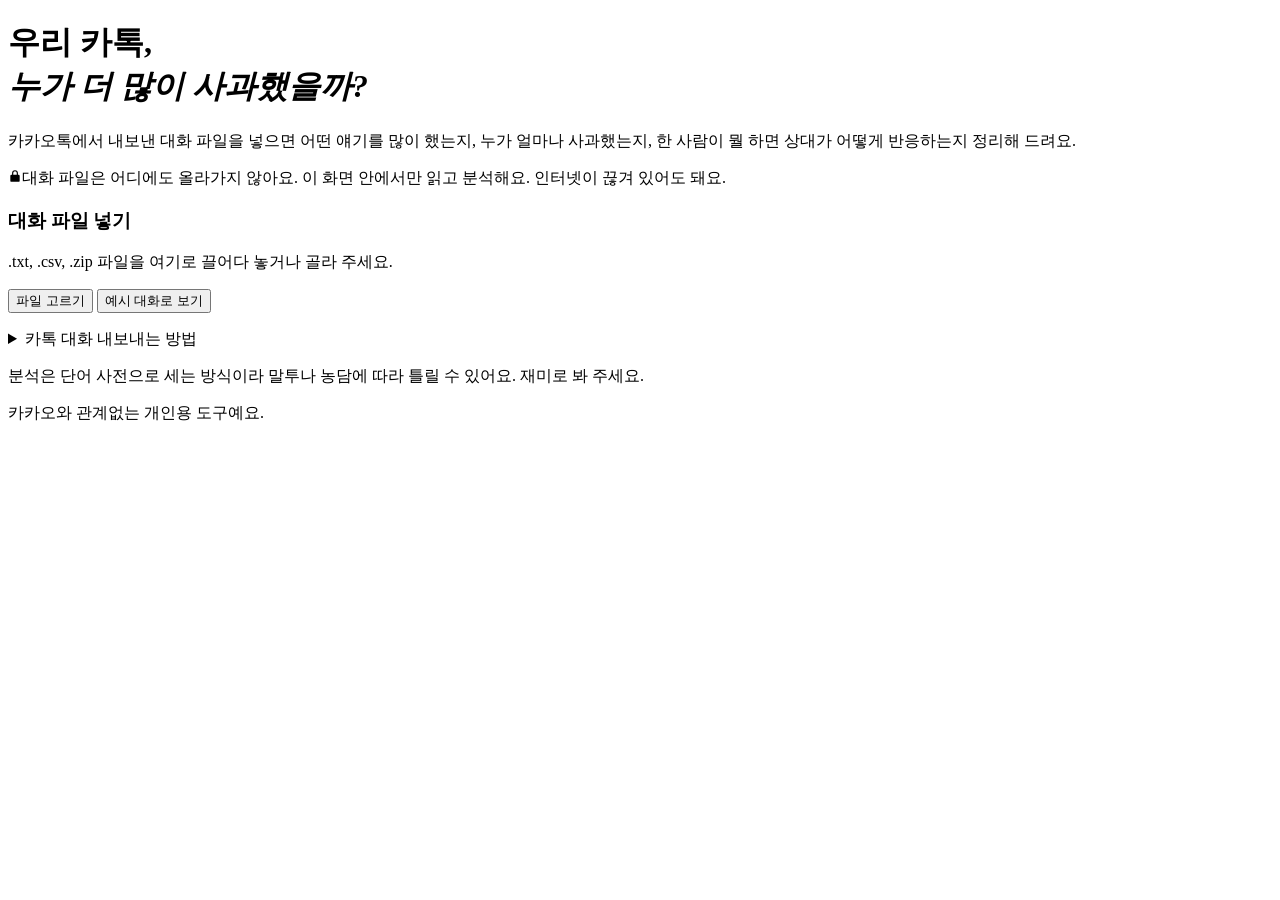
<file: kakao-analyzer/src/page.html>
<!doctype html>
<html lang="ko">
<head>
<meta charset="utf-8">
<meta name="viewport" content="width=device-width, initial-scale=1, viewport-fit=cover">
<!--CSP--><meta http-equiv="Content-Security-Policy" content="default-src 'none'; script-src 'unsafe-inline'; style-src 'unsafe-inline'; img-src data: blob:; form-action 'none'"><!--/CSP-->
<title>카톡 연애 분석기</title>
<meta name="claude:viewport-fit-sides" content="cover">
<style>
/*CSS*/
</style>
</head>
<body>
<div class="wrap">
  <div class="top">
    <div class="intro">
      <h1>우리 카톡,<br><em>누가 더 많이 사과했을까?</em></h1>
      <p class="muted">카카오톡에서 내보낸 대화 파일을 넣으면 어떤 얘기를 많이 했는지, 누가 얼마나 사과했는지, 한 사람이 뭘 하면 상대가 어떻게 반응하는지 정리해 드려요.</p>
      <p class="lock"><svg width="14" height="14" viewBox="0 0 24 24" aria-hidden="true"><path fill="currentColor" d="M12 2a5 5 0 0 0-5 5v3H6a2 2 0 0 0-2 2v8a2 2 0 0 0 2 2h12a2 2 0 0 0 2-2v-8a2 2 0 0 0-2-2h-1V7a5 5 0 0 0-5-5zm-3 8V7a3 3 0 0 1 6 0v3H9z"/></svg><span>대화 파일은 어디에도 올라가지 않아요. 이 화면 안에서만 읽고 분석해요. 인터넷이 끊겨 있어도 돼요.</span></p>
    </div>
    <div class="drop" id="drop">
      <h3>대화 파일 넣기</h3>
      <p class="small muted">.txt, .csv, .zip 파일을 여기로 끌어다 놓거나 골라 주세요.</p>
      <div class="row">
        <button class="btn primary" id="pickBtn" type="button">파일 고르기</button>
        <button class="btn" id="sampleBtn" type="button">예시 대화로 보기</button>
      </div>
      <input id="file" type="file" accept=".txt,.csv,.zip,text/plain,text/csv,application/zip" hidden>
      <p class="status" id="status" role="status"></p>
      <details class="howto">
        <summary>카톡 대화 내보내는 방법</summary>
        <ol>
          <li><b>안드로이드</b>: 채팅방 오른쪽 위 ≡ → 오른쪽 아래 ⚙ → <b>대화 내보내기</b> → <b>텍스트만 보내기</b> → 내 파일에 저장하거나 나에게 보내기</li>
          <li><b>아이폰</b>: 채팅방 오른쪽 위 ≡ → 오른쪽 아래 ⚙ → <b>대화 내보내기</b> → <b>텍스트 메시지만</b> → 파일에 저장</li>
          <li><b>PC (윈도우)</b>: 채팅방 오른쪽 위 ≡ → <b>대화 내용</b> → <b>대화 내보내기</b> → txt로 저장</li>
          <li><b>맥</b>: 채팅방에서 ≡ → <b>대화 내보내기</b> → csv로 저장</li>
        </ol>
        <p class="small muted" style="margin-top:6px">zip으로 받았다면 그대로 넣어도 돼요. 1:1 채팅방이 가장 정확하고, 단체방이면 두 사람을 골라서 볼 수 있어요.</p>
      </details>
    </div>
  </div>

  <main id="report" class="report"></main>

  <footer>
    <p>분석은 단어 사전으로 세는 방식이라 말투나 농담에 따라 틀릴 수 있어요. 재미로 봐 주세요.</p>
    <p>카카오와 관계없는 개인용 도구예요.</p>
  </footer>
</div>
<script>
/*CORE*/
</script>
<script>
/*UI*/
</script>
</body>
</html>
</file>
